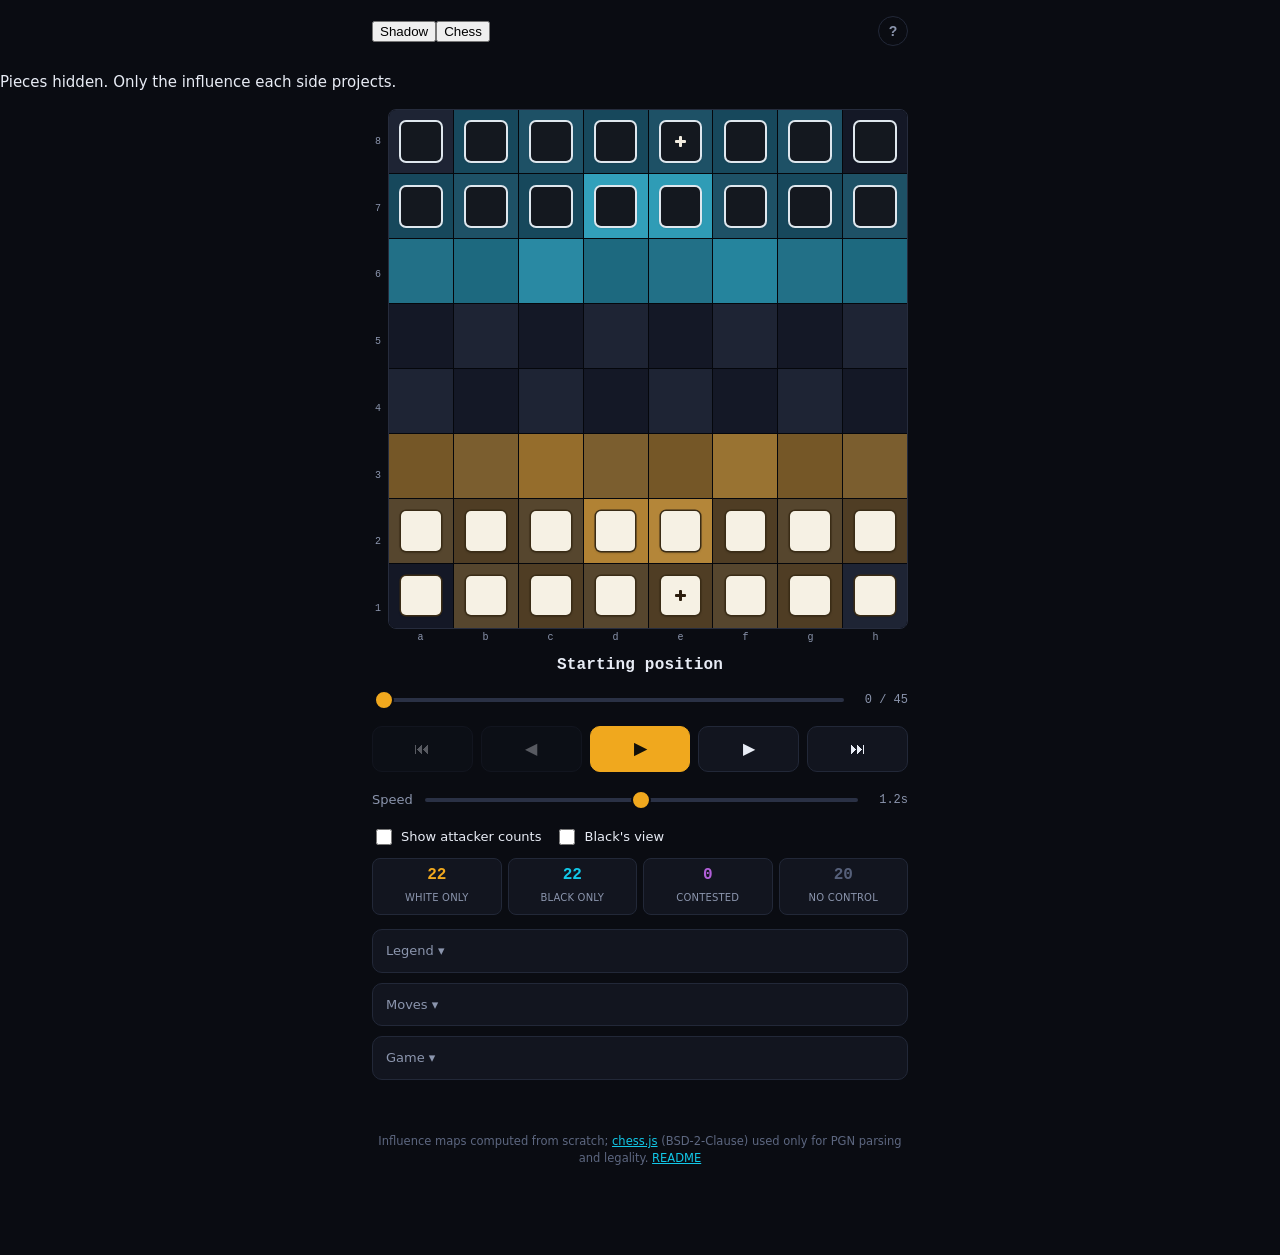
<file: index.html>
<!doctype html>
<html lang="en">
<head>
<meta charset="utf-8">
<meta name="viewport" content="width=device-width, initial-scale=1, viewport-fit=cover">
<meta name="theme-color" content="#0a0c12">
<meta name="description" content="Shadow Chess — a chess visualiser where you never see the pieces, only the influence they cast.">
<title>Shadow Chess</title>
<link rel="stylesheet" href="css/style.css">
<link rel="icon" href="data:image/svg+xml,<svg xmlns='http://www.w3.org/2000/svg' viewBox='0 0 32 32'><rect width='32' height='32' fill='%230a0c12'/><rect x='4' y='4' width='12' height='12' fill='%23f0a81e'/><rect x='16' y='16' width='12' height='12' fill='%2312c8e8'/><rect x='16' y='4' width='12' height='12' fill='%23b15fd8'/></svg>">
</head>
<body>

<header class="topbar">
  <!-- The wordmark IS the control: each half toggles its own layer. -->
  <h1 class="wordmark">
    <button type="button" id="t-shadows" class="word w-shadow" aria-pressed="true"
            aria-label="Shadows: showing the influence map. Activate to hide it."
            title="Show or hide the influence map (S)">Shadow</button><button
            type="button" id="t-pieces" class="word w-chess" aria-pressed="false"
            aria-label="Pieces: hidden. Activate to show them."
            title="Show or hide the pieces (P)">Chess</button>
  </h1>
  <div class="topactions">
    <button type="button" id="about-toggle" class="ghost iconbtn" aria-expanded="false" aria-controls="about" aria-label="What am I looking at?" title="What am I looking at?">?</button>
  </div>
</header>
<p class="statenote" id="statenote" aria-live="polite"></p>

<section id="about" class="about" hidden>
  <p>The pieces are invisible. Every square is tinted by the <strong>influence</strong> falling on it — the squares each side currently attacks or defends.</p>
  <ul>
    <li><strong>Amber</strong> — only White controls it. <strong>Cyan</strong> — only Black.</li>
    <li><strong>Violet</strong> — both sides control it. The violet leans warm when White has more attackers, cool when Black does.</li>
    <li>The more pieces bearing on a square, the <strong>deeper</strong> the colour.</li>
    <li>A square with a piece on it gets a <strong>glowing ring</strong> — white for White's pieces, black for Black's. Which piece it is stays hidden. Tap one to spotlight just that piece's influence in <strong>green</strong>.</li>
    <li>The title is the control. Tap <strong>Shadow</strong> to turn the influence map on and off, and <strong>Chess</strong> to show or hide the pieces. Turn both on to see the position with its shadows laid over it. Keyboard: <kbd>S</kbd> and <kbd>P</kbd>.</li>
  </ul>
  <p class="fine">Pawns control their two forward diagonals only, never the square they push to. Sliding pieces stop at the first piece they meet — no x-ray. Defending your own piece counts as influence. <a href="README.md">Full definition &amp; sources</a>.</p>
</section>

<main>
  <div class="board-wrap">
    <div class="ranks" id="ranks" aria-hidden="true"></div>
    <div class="board-col">
      <div id="board" role="grid" aria-label="Influence map"></div>
      <div class="files" id="files" aria-hidden="true"></div>
    </div>
  </div>

  <p class="movetext" id="movetext" aria-live="polite">Starting position</p>

  <div class="scrub">
    <input type="range" id="scrub" min="0" max="0" value="0" step="1" aria-label="Jump to move">
    <div class="ply" id="plylabel">0 / 0</div>
  </div>

  <div class="controls">
    <button type="button" id="first" class="ctrl" aria-label="First position">⏮</button>
    <button type="button" id="prev" class="ctrl" aria-label="Previous move">◀</button>
    <button type="button" id="play" class="ctrl play" aria-label="Play">▶</button>
    <button type="button" id="next" class="ctrl" aria-label="Next move">▶</button>
    <button type="button" id="last" class="ctrl" aria-label="Final position">⏭</button>
  </div>

  <div class="row speed">
    <label for="speed">Speed</label>
    <input type="range" id="speed" min="0" max="4" step="1" value="2" aria-label="Playback speed">
    <span id="speedlabel" class="mono">1.2s</span>
  </div>

  <div class="row toggles">
    <label class="chk counts-toggle"><input type="checkbox" id="counts"> Show attacker counts</label>
    <label class="chk"><input type="checkbox" id="flip"> Black's view</label>
  </div>

  <div class="stats" id="stats"></div>

  <details class="panel">
    <summary>Legend</summary>
    <div class="legend" id="legend"></div>
  </details>

  <details class="panel">
    <summary>Moves</summary>
    <ol class="moves" id="moves"></ol>
  </details>

  <details class="panel">
    <summary>Game</summary>
    <div class="gameinfo">
      <label class="pick" for="gamepick">Game</label>
      <select id="gamepick"></select>
      <div id="gamemeta"></div>
    </div>
  </details>
</main>

<footer>
  <p>Influence maps computed from scratch; <a href="vendor/chess.js/LICENSE">chess.js</a> (BSD&#8209;2&#8209;Clause) used only for PGN parsing and legality. <a href="README.md">README</a></p>
</footer>

<script type="module" src="js/main.js"></script>
</body>
</html>
</file>
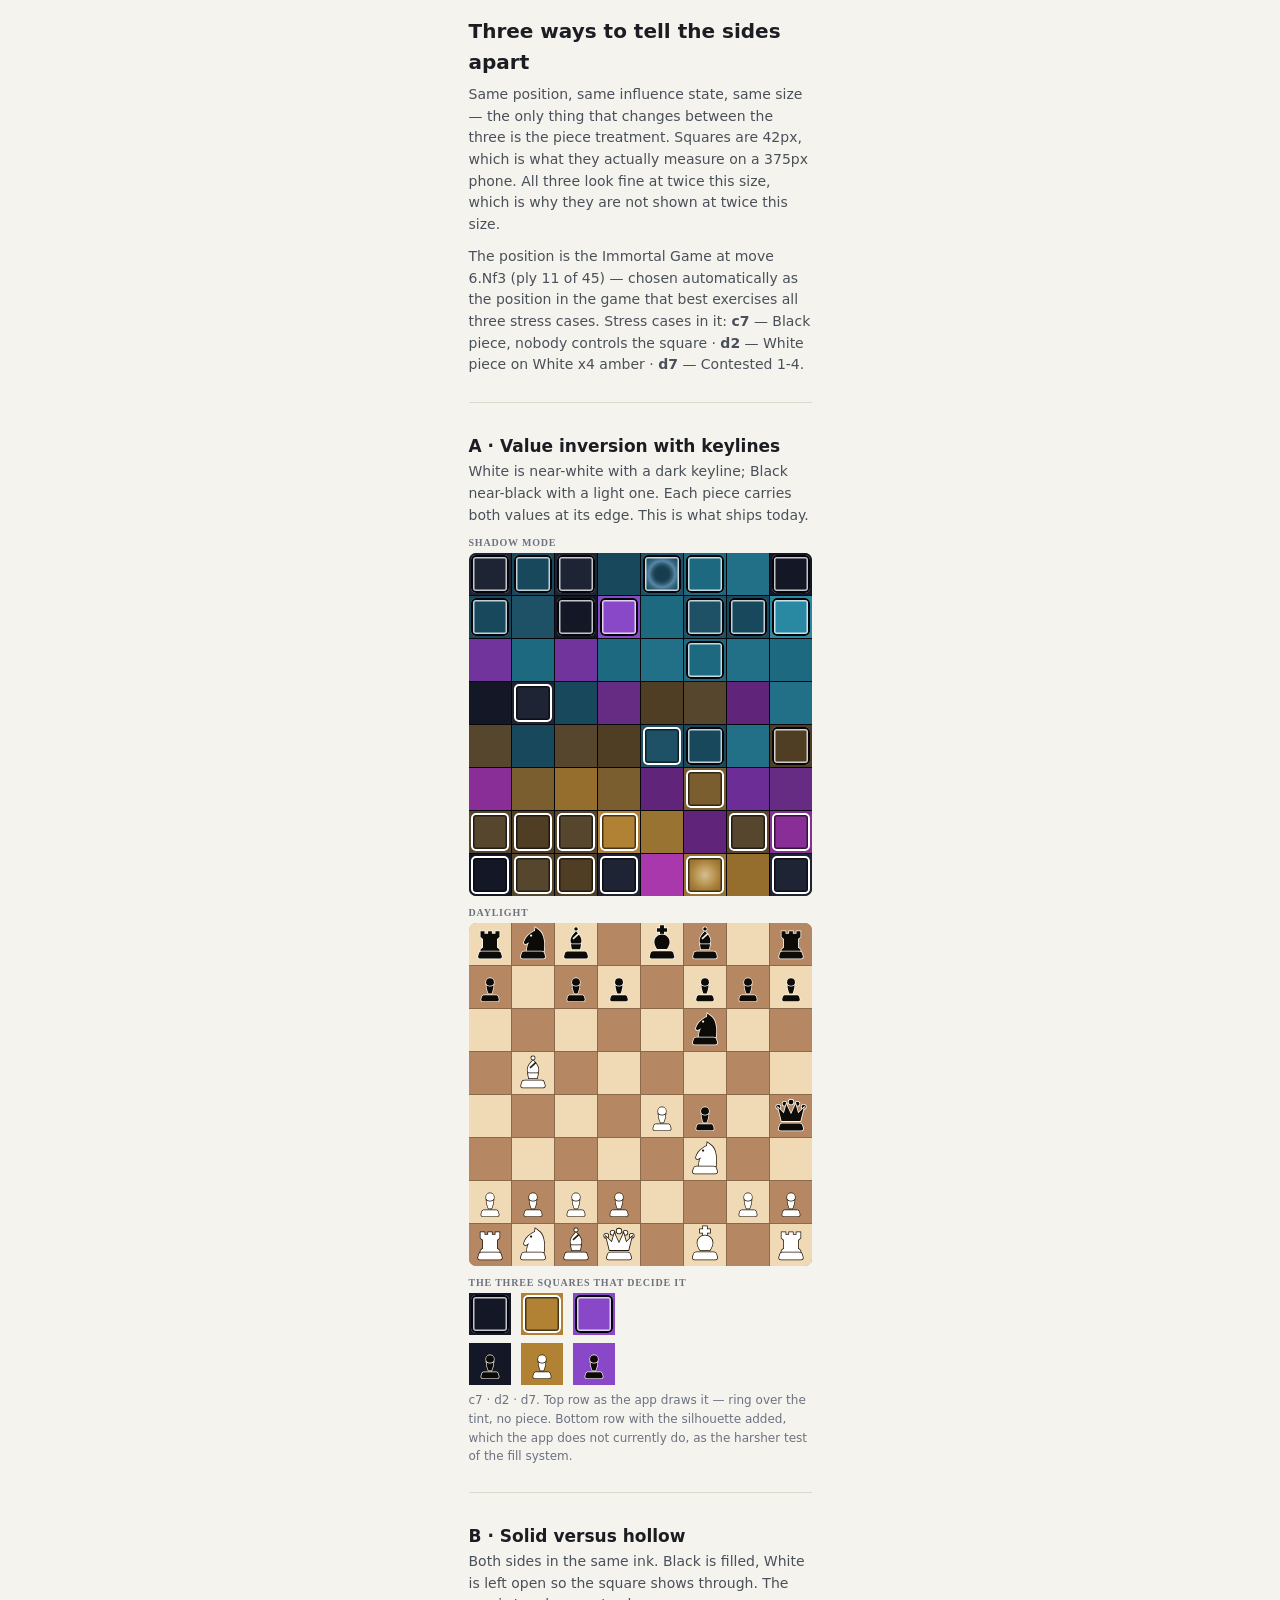
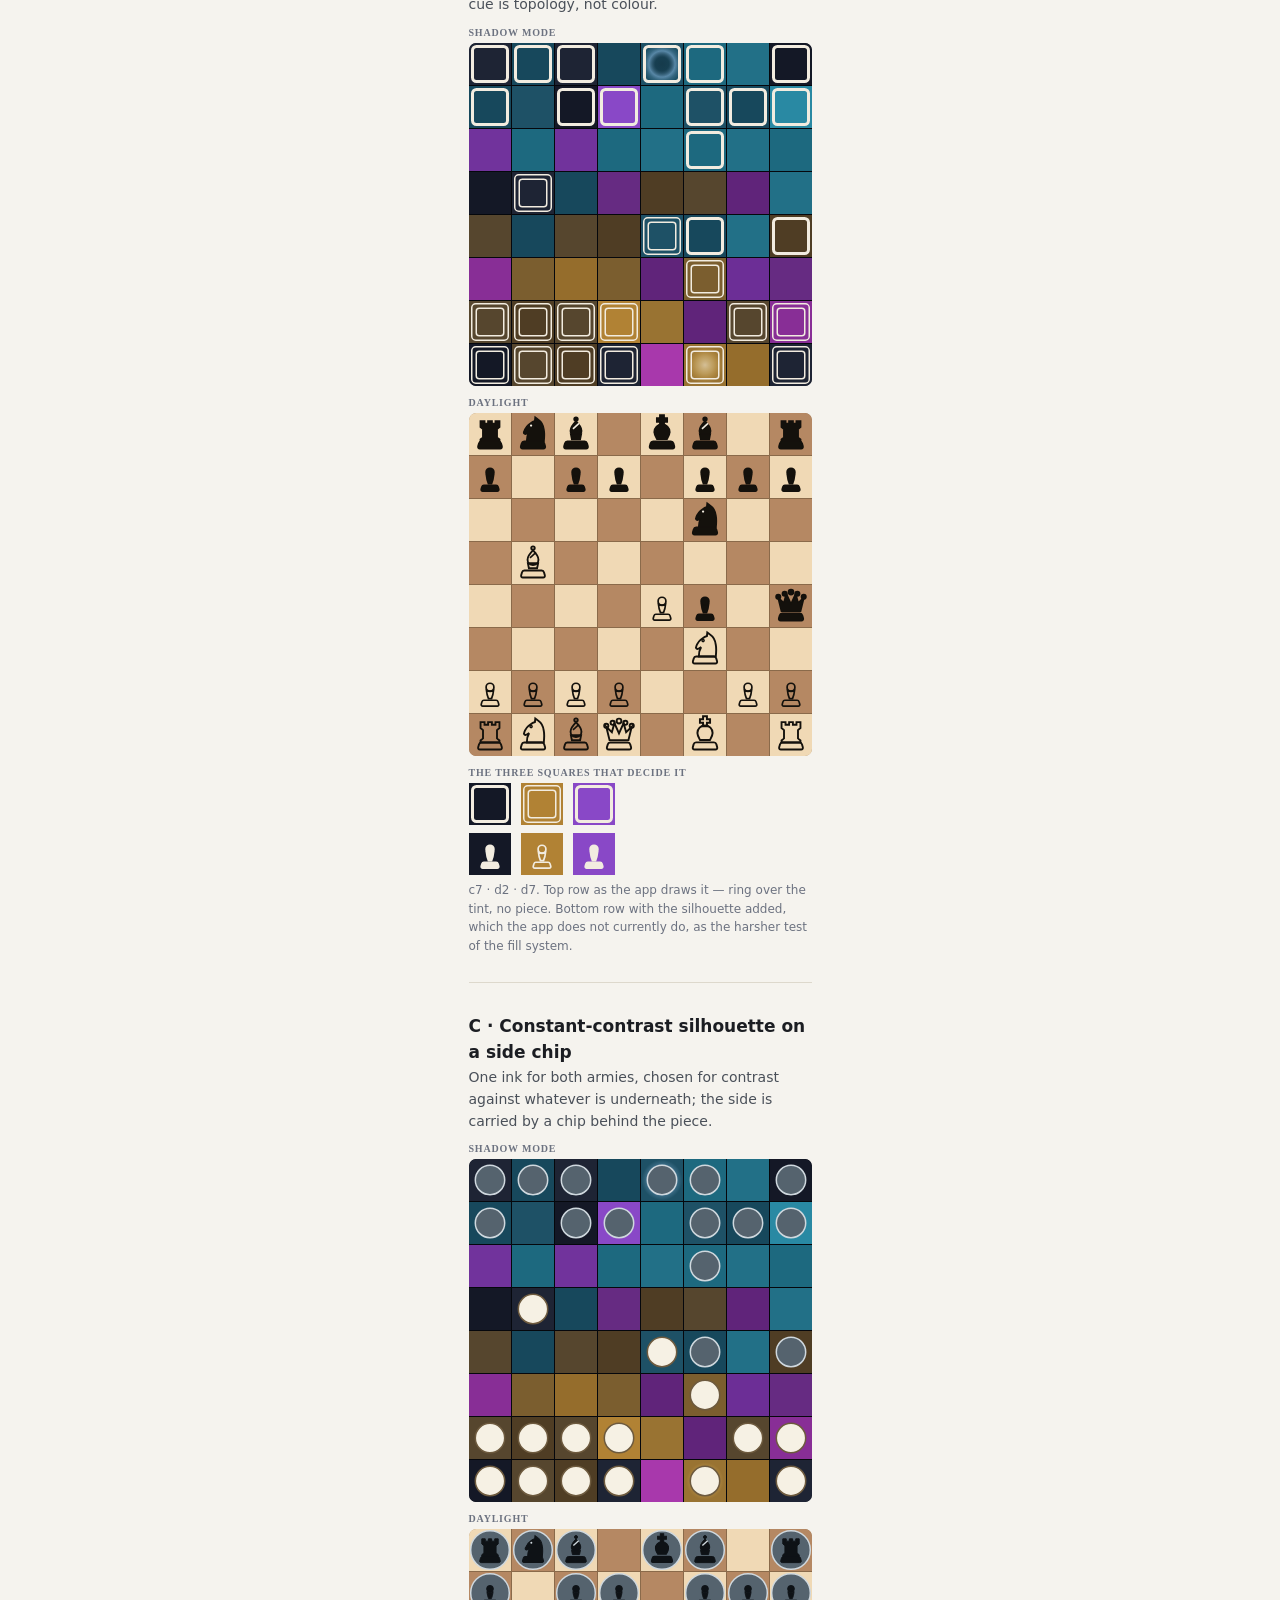
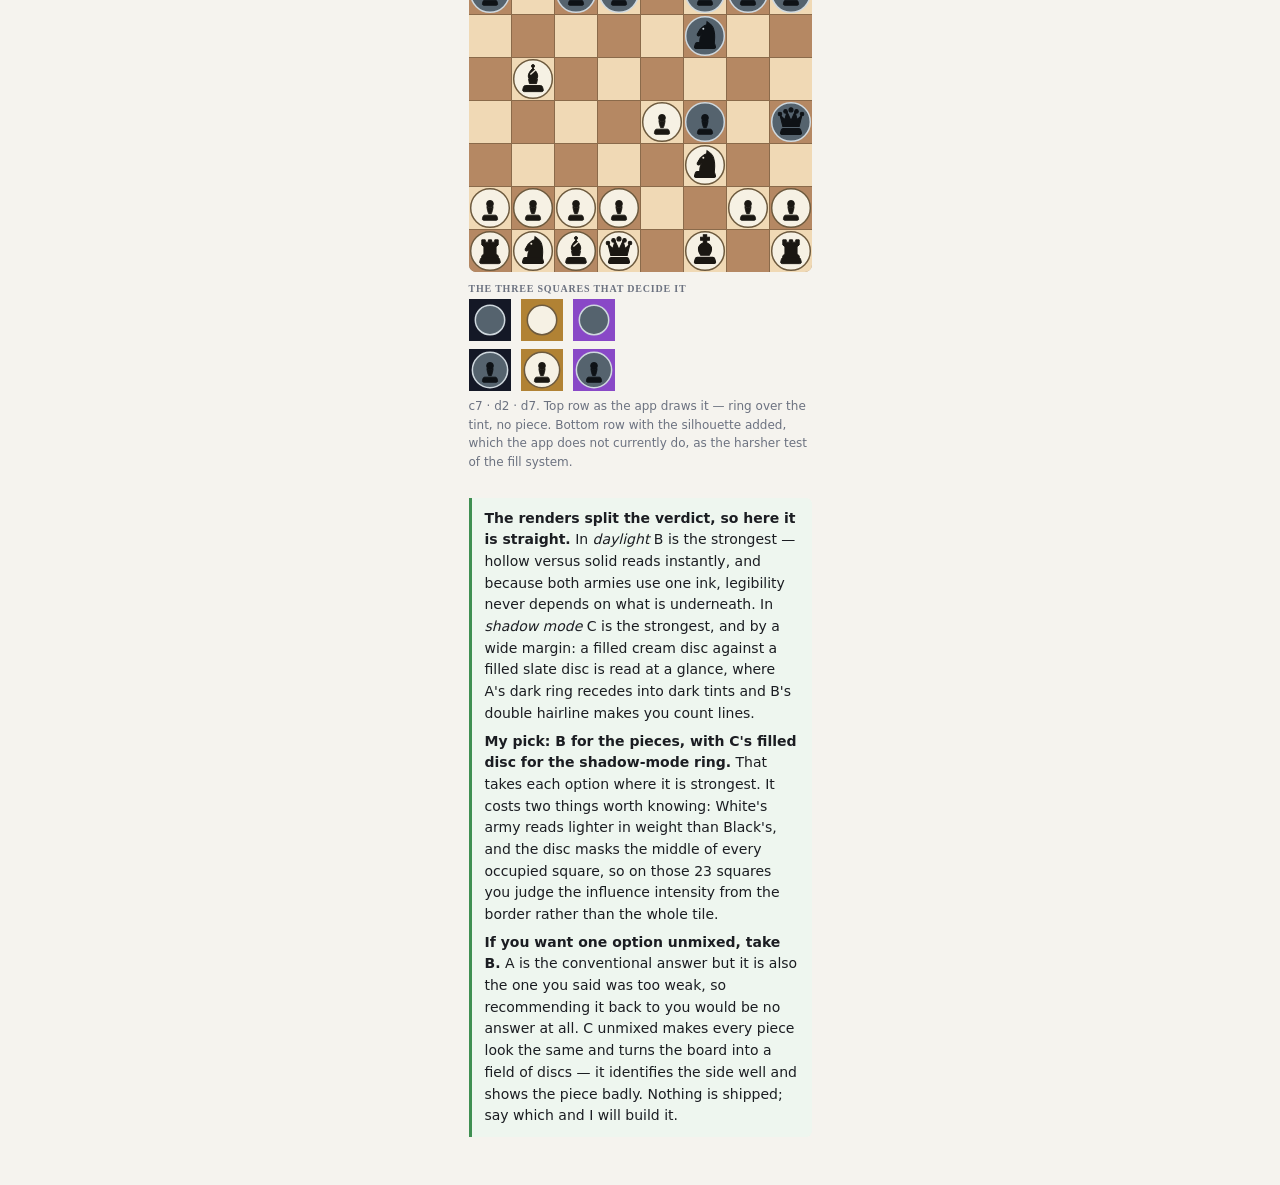
<file: design/compare.html>
<!doctype html>
<html lang="en"><head><meta charset="utf-8">
<meta name="viewport" content="width=device-width, initial-scale=1">
<title>Shadow Chess — A / B / C, stacked</title>
<style>
:root { color-scheme: light; }
* { box-sizing: border-box; }
body { margin: 0; padding: 16px 16px 48px; background: #f5f3ee; color: #1b1d22;
  font: 15px/1.55 ui-sans-serif, -apple-system, system-ui, sans-serif; }
.wrap { max-width: 343px; margin: 0 auto; }
h1 { font-size: 20px; margin: 0 0 6px; }
h2 { font-size: 17px; margin: 30px 0 2px; }
p { margin: 0 0 10px; }
.lede { color: #4a5059; font-size: 14px; }
.mode { font: 600 10px/1 ui-sans-serif; letter-spacing: .08em; text-transform: uppercase;
  color: #6c7280; margin: 12px 0 5px; }
svg { display: block; max-width: 100%; height: auto; border-radius: 7px; }
.stress svg { border-radius: 0; }
.cap { font-size: 12px; color: #6c7280; margin: 6px 0 0; }
.rec { background: #eef6ef; border-left: 3px solid #3f8f52; padding: 10px 13px;
  border-radius: 0 6px 6px 0; font-size: 14px; margin-top: 26px; }
hr { border: 0; border-top: 1px solid #ddd8cc; margin: 26px 0 0; }
</style></head><body><div class="wrap">

<h1>Three ways to tell the sides apart</h1>
<p class="lede">Same position, same influence state, same size — the only thing that changes
between the three is the piece treatment. Squares are 42px, which is what they actually
measure on a 375px phone. All three look fine at twice this size, which is why they are
not shown at twice this size.</p>
<p class="lede">The position is the Immortal Game at move 6.Nf3 (ply 11 of 45) — chosen automatically as the position in the game that best exercises all three stress cases. Stress cases in it:
<strong>c7</strong> — Black piece, nobody controls the square · <strong>d2</strong> — White piece on White x4 amber · <strong>d7</strong> — Contested 1-4.</p>


<hr>
<h2>A · Value inversion with keylines</h2>
<p class="lede">White is near-white with a dark keyline; Black near-black with a light one. Each piece carries both values at its edge. This is what ships today.</p>

<div class="mode">Shadow mode</div>
<svg xmlns="http://www.w3.org/2000/svg" width="343" height="343" viewBox="0 0 343 343"><defs>
<radialGradient id="auraW" cx="50%" cy="50%" r="50%">
  <stop offset="0%" stop-color="#fff6e0" stop-opacity=".58"/>
  <stop offset="34%" stop-color="#ffe8aa" stop-opacity=".34"/>
  <stop offset="54%" stop-color="#ffd678" stop-opacity=".16"/>
  <stop offset="72%" stop-color="#ffd678" stop-opacity="0"/>
</radialGradient>
<radialGradient id="auraB" cx="50%" cy="50%" r="50%">
  <stop offset="0%" stop-color="#02060e" stop-opacity=".30"/>
  <stop offset="26%" stop-color="#02060e" stop-opacity=".24"/>
  <stop offset="50%" stop-color="#a8d2ff" stop-opacity=".42"/>
  <stop offset="63%" stop-color="#a8d2ff" stop-opacity=".16"/>
  <stop offset="78%" stop-color="#a8d2ff" stop-opacity="0"/>
</radialGradient>
</defs><rect width="343" height="343" rx="7" fill="#05070c"/><rect x="0" y="301" width="42" height="42" fill="rgb(20,24,38)"/><rect x="43" y="301" width="42" height="42" fill="rgb(86,70,46)"/><rect x="86" y="301" width="42" height="42" fill="rgb(79,61,36)"/><rect x="129" y="301" width="42" height="42" fill="rgb(30,36,52)"/><rect x="172" y="301" width="42" height="42" fill="rgb(168,56,172)"/><rect x="215" y="301" width="42" height="42" fill="rgb(153,115,50)"/><rect x="258" y="301" width="42" height="42" fill="rgb(149,109,44)"/><rect x="301" y="301" width="42" height="42" fill="rgb(30,36,52)"/><rect x="0" y="258" width="42" height="42" fill="rgb(86,70,46)"/><rect x="43" y="258" width="42" height="42" fill="rgb(79,61,36)"/><rect x="86" y="258" width="42" height="42" fill="rgb(86,70,46)"/><rect x="129" y="258" width="42" height="42" fill="rgb(177,130,52)"/><rect x="172" y="258" width="42" height="42" fill="rgb(153,115,50)"/><rect x="215" y="258" width="42" height="42" fill="rgb(96,36,122)"/><rect x="258" y="258" width="42" height="42" fill="rgb(86,70,46)"/><rect x="301" y="258" width="42" height="42" fill="rgb(136,46,150)"/><rect x="0" y="215" width="42" height="42" fill="rgb(136,46,150)"/><rect x="43" y="215" width="42" height="42" fill="rgb(123,94,47)"/><rect x="86" y="215" width="42" height="42" fill="rgb(149,109,44)"/><rect x="129" y="215" width="42" height="42" fill="rgb(123,94,47)"/><rect x="172" y="215" width="42" height="42" fill="rgb(96,36,122)"/><rect x="215" y="215" width="42" height="42" fill="rgb(123,94,47)"/><rect x="258" y="215" width="42" height="42" fill="rgb(108,46,150)"/><rect x="301" y="215" width="42" height="42" fill="rgb(102,43,130)"/><rect x="0" y="172" width="42" height="42" fill="rgb(86,70,46)"/><rect x="43" y="172" width="42" height="42" fill="rgb(23,72,92)"/><rect x="86" y="172" width="42" height="42" fill="rgb(86,70,46)"/><rect x="129" y="172" width="42" height="42" fill="rgb(79,61,36)"/><rect x="172" y="172" width="42" height="42" fill="rgb(30,81,102)"/><rect x="215" y="172" width="42" height="42" fill="rgb(23,72,92)"/><rect x="258" y="172" width="42" height="42" fill="rgb(34,112,135)"/><rect x="301" y="172" width="42" height="42" fill="rgb(79,61,36)"/><rect x="0" y="129" width="42" height="42" fill="rgb(20,24,38)"/><rect x="43" y="129" width="42" height="42" fill="rgb(30,36,52)"/><rect x="86" y="129" width="42" height="42" fill="rgb(23,72,92)"/><rect x="129" y="129" width="42" height="42" fill="rgb(102,43,130)"/><rect x="172" y="129" width="42" height="42" fill="rgb(79,61,36)"/><rect x="215" y="129" width="42" height="42" fill="rgb(86,70,46)"/><rect x="258" y="129" width="42" height="42" fill="rgb(96,36,122)"/><rect x="301" y="129" width="42" height="42" fill="rgb(34,112,135)"/><rect x="0" y="86" width="42" height="42" fill="rgb(113,51,156)"/><rect x="43" y="86" width="42" height="42" fill="rgb(29,105,127)"/><rect x="86" y="86" width="42" height="42" fill="rgb(113,51,156)"/><rect x="129" y="86" width="42" height="42" fill="rgb(29,105,127)"/><rect x="172" y="86" width="42" height="42" fill="rgb(34,112,135)"/><rect x="215" y="86" width="42" height="42" fill="rgb(29,105,127)"/><rect x="258" y="86" width="42" height="42" fill="rgb(34,112,135)"/><rect x="301" y="86" width="42" height="42" fill="rgb(29,105,127)"/><rect x="0" y="43" width="42" height="42" fill="rgb(23,72,92)"/><rect x="43" y="43" width="42" height="42" fill="rgb(30,81,102)"/><rect x="86" y="43" width="42" height="42" fill="rgb(20,24,38)"/><rect x="129" y="43" width="42" height="42" fill="rgb(137,72,199)"/><rect x="172" y="43" width="42" height="42" fill="rgb(29,105,127)"/><rect x="215" y="43" width="42" height="42" fill="rgb(30,81,102)"/><rect x="258" y="43" width="42" height="42" fill="rgb(23,72,92)"/><rect x="301" y="43" width="42" height="42" fill="rgb(41,137,163)"/><rect x="0" y="0" width="42" height="42" fill="rgb(30,36,52)"/><rect x="43" y="0" width="42" height="42" fill="rgb(23,72,92)"/><rect x="86" y="0" width="42" height="42" fill="rgb(30,36,52)"/><rect x="129" y="0" width="42" height="42" fill="rgb(23,72,92)"/><rect x="172" y="0" width="42" height="42" fill="rgb(30,81,102)"/><rect x="215" y="0" width="42" height="42" fill="rgb(29,105,127)"/><rect x="258" y="0" width="42" height="42" fill="rgb(34,112,135)"/><rect x="301" y="0" width="42" height="42" fill="rgb(20,24,38)"/><circle cx="236.00" cy="322.00" r="26.04" fill="url(#auraW)"/><circle cx="193.00" cy="21.00" r="26.04" fill="url(#auraB)"/><rect x="3.75" y="304.75" width="34.50" height="34.50" rx="3" fill="none" stroke="rgba(0,0,0,.6)" stroke-width="3.5"/><rect x="3.00" y="304.00" width="36.00" height="36.00" rx="4" fill="none" stroke="#ffffff" stroke-width="2"/><rect x="46.75" y="304.75" width="34.50" height="34.50" rx="3" fill="none" stroke="rgba(0,0,0,.6)" stroke-width="3.5"/><rect x="46.00" y="304.00" width="36.00" height="36.00" rx="4" fill="none" stroke="#ffffff" stroke-width="2"/><rect x="89.75" y="304.75" width="34.50" height="34.50" rx="3" fill="none" stroke="rgba(0,0,0,.6)" stroke-width="3.5"/><rect x="89.00" y="304.00" width="36.00" height="36.00" rx="4" fill="none" stroke="#ffffff" stroke-width="2"/><rect x="132.75" y="304.75" width="34.50" height="34.50" rx="3" fill="none" stroke="rgba(0,0,0,.6)" stroke-width="3.5"/><rect x="132.00" y="304.00" width="36.00" height="36.00" rx="4" fill="none" stroke="#ffffff" stroke-width="2"/><rect x="218.75" y="304.75" width="34.50" height="34.50" rx="3" fill="none" stroke="rgba(0,0,0,.6)" stroke-width="3.5"/><rect x="218.00" y="304.00" width="36.00" height="36.00" rx="4" fill="none" stroke="#ffffff" stroke-width="2"/><rect x="304.75" y="304.75" width="34.50" height="34.50" rx="3" fill="none" stroke="rgba(0,0,0,.6)" stroke-width="3.5"/><rect x="304.00" y="304.00" width="36.00" height="36.00" rx="4" fill="none" stroke="#ffffff" stroke-width="2"/><rect x="3.75" y="261.75" width="34.50" height="34.50" rx="3" fill="none" stroke="rgba(0,0,0,.6)" stroke-width="3.5"/><rect x="3.00" y="261.00" width="36.00" height="36.00" rx="4" fill="none" stroke="#ffffff" stroke-width="2"/><rect x="46.75" y="261.75" width="34.50" height="34.50" rx="3" fill="none" stroke="rgba(0,0,0,.6)" stroke-width="3.5"/><rect x="46.00" y="261.00" width="36.00" height="36.00" rx="4" fill="none" stroke="#ffffff" stroke-width="2"/><rect x="89.75" y="261.75" width="34.50" height="34.50" rx="3" fill="none" stroke="rgba(0,0,0,.6)" stroke-width="3.5"/><rect x="89.00" y="261.00" width="36.00" height="36.00" rx="4" fill="none" stroke="#ffffff" stroke-width="2"/><rect x="132.75" y="261.75" width="34.50" height="34.50" rx="3" fill="none" stroke="rgba(0,0,0,.6)" stroke-width="3.5"/><rect x="132.00" y="261.00" width="36.00" height="36.00" rx="4" fill="none" stroke="#ffffff" stroke-width="2"/><rect x="261.75" y="261.75" width="34.50" height="34.50" rx="3" fill="none" stroke="rgba(0,0,0,.6)" stroke-width="3.5"/><rect x="261.00" y="261.00" width="36.00" height="36.00" rx="4" fill="none" stroke="#ffffff" stroke-width="2"/><rect x="304.75" y="261.75" width="34.50" height="34.50" rx="3" fill="none" stroke="rgba(0,0,0,.6)" stroke-width="3.5"/><rect x="304.00" y="261.00" width="36.00" height="36.00" rx="4" fill="none" stroke="#ffffff" stroke-width="2"/><rect x="218.75" y="218.75" width="34.50" height="34.50" rx="3" fill="none" stroke="rgba(0,0,0,.6)" stroke-width="3.5"/><rect x="218.00" y="218.00" width="36.00" height="36.00" rx="4" fill="none" stroke="#ffffff" stroke-width="2"/><rect x="175.75" y="175.75" width="34.50" height="34.50" rx="3" fill="none" stroke="rgba(0,0,0,.6)" stroke-width="3.5"/><rect x="175.00" y="175.00" width="36.00" height="36.00" rx="4" fill="none" stroke="#ffffff" stroke-width="2"/><rect x="218.75" y="175.75" width="34.50" height="34.50" rx="3" fill="none" stroke="rgba(255,255,255,.75)" stroke-width="3.5"/><rect x="218.00" y="175.00" width="36.00" height="36.00" rx="4" fill="none" stroke="#04060b" stroke-width="2"/><rect x="304.75" y="175.75" width="34.50" height="34.50" rx="3" fill="none" stroke="rgba(255,255,255,.75)" stroke-width="3.5"/><rect x="304.00" y="175.00" width="36.00" height="36.00" rx="4" fill="none" stroke="#04060b" stroke-width="2"/><rect x="46.75" y="132.75" width="34.50" height="34.50" rx="3" fill="none" stroke="rgba(0,0,0,.6)" stroke-width="3.5"/><rect x="46.00" y="132.00" width="36.00" height="36.00" rx="4" fill="none" stroke="#ffffff" stroke-width="2"/><rect x="218.75" y="89.75" width="34.50" height="34.50" rx="3" fill="none" stroke="rgba(255,255,255,.75)" stroke-width="3.5"/><rect x="218.00" y="89.00" width="36.00" height="36.00" rx="4" fill="none" stroke="#04060b" stroke-width="2"/><rect x="3.75" y="46.75" width="34.50" height="34.50" rx="3" fill="none" stroke="rgba(255,255,255,.75)" stroke-width="3.5"/><rect x="3.00" y="46.00" width="36.00" height="36.00" rx="4" fill="none" stroke="#04060b" stroke-width="2"/><rect x="89.75" y="46.75" width="34.50" height="34.50" rx="3" fill="none" stroke="rgba(255,255,255,.75)" stroke-width="3.5"/><rect x="89.00" y="46.00" width="36.00" height="36.00" rx="4" fill="none" stroke="#04060b" stroke-width="2"/><rect x="132.75" y="46.75" width="34.50" height="34.50" rx="3" fill="none" stroke="rgba(255,255,255,.75)" stroke-width="3.5"/><rect x="132.00" y="46.00" width="36.00" height="36.00" rx="4" fill="none" stroke="#04060b" stroke-width="2"/><rect x="218.75" y="46.75" width="34.50" height="34.50" rx="3" fill="none" stroke="rgba(255,255,255,.75)" stroke-width="3.5"/><rect x="218.00" y="46.00" width="36.00" height="36.00" rx="4" fill="none" stroke="#04060b" stroke-width="2"/><rect x="261.75" y="46.75" width="34.50" height="34.50" rx="3" fill="none" stroke="rgba(255,255,255,.75)" stroke-width="3.5"/><rect x="261.00" y="46.00" width="36.00" height="36.00" rx="4" fill="none" stroke="#04060b" stroke-width="2"/><rect x="304.75" y="46.75" width="34.50" height="34.50" rx="3" fill="none" stroke="rgba(255,255,255,.75)" stroke-width="3.5"/><rect x="304.00" y="46.00" width="36.00" height="36.00" rx="4" fill="none" stroke="#04060b" stroke-width="2"/><rect x="3.75" y="3.75" width="34.50" height="34.50" rx="3" fill="none" stroke="rgba(255,255,255,.75)" stroke-width="3.5"/><rect x="3.00" y="3.00" width="36.00" height="36.00" rx="4" fill="none" stroke="#04060b" stroke-width="2"/><rect x="46.75" y="3.75" width="34.50" height="34.50" rx="3" fill="none" stroke="rgba(255,255,255,.75)" stroke-width="3.5"/><rect x="46.00" y="3.00" width="36.00" height="36.00" rx="4" fill="none" stroke="#04060b" stroke-width="2"/><rect x="89.75" y="3.75" width="34.50" height="34.50" rx="3" fill="none" stroke="rgba(255,255,255,.75)" stroke-width="3.5"/><rect x="89.00" y="3.00" width="36.00" height="36.00" rx="4" fill="none" stroke="#04060b" stroke-width="2"/><rect x="175.75" y="3.75" width="34.50" height="34.50" rx="3" fill="none" stroke="rgba(255,255,255,.75)" stroke-width="3.5"/><rect x="175.00" y="3.00" width="36.00" height="36.00" rx="4" fill="none" stroke="#04060b" stroke-width="2"/><rect x="218.75" y="3.75" width="34.50" height="34.50" rx="3" fill="none" stroke="rgba(255,255,255,.75)" stroke-width="3.5"/><rect x="218.00" y="3.00" width="36.00" height="36.00" rx="4" fill="none" stroke="#04060b" stroke-width="2"/><rect x="304.75" y="3.75" width="34.50" height="34.50" rx="3" fill="none" stroke="rgba(255,255,255,.75)" stroke-width="3.5"/><rect x="304.00" y="3.00" width="36.00" height="36.00" rx="4" fill="none" stroke="#04060b" stroke-width="2"/></svg>

<div class="mode">Daylight</div>
<svg xmlns="http://www.w3.org/2000/svg" width="343" height="343" viewBox="0 0 343 343"><defs>
<radialGradient id="auraW" cx="50%" cy="50%" r="50%">
  <stop offset="0%" stop-color="#fff6e0" stop-opacity=".58"/>
  <stop offset="34%" stop-color="#ffe8aa" stop-opacity=".34"/>
  <stop offset="54%" stop-color="#ffd678" stop-opacity=".16"/>
  <stop offset="72%" stop-color="#ffd678" stop-opacity="0"/>
</radialGradient>
<radialGradient id="auraB" cx="50%" cy="50%" r="50%">
  <stop offset="0%" stop-color="#02060e" stop-opacity=".30"/>
  <stop offset="26%" stop-color="#02060e" stop-opacity=".24"/>
  <stop offset="50%" stop-color="#a8d2ff" stop-opacity=".42"/>
  <stop offset="63%" stop-color="#a8d2ff" stop-opacity=".16"/>
  <stop offset="78%" stop-color="#a8d2ff" stop-opacity="0"/>
</radialGradient>
</defs><rect width="343" height="343" rx="7" fill="#8a6a4a"/><rect x="0" y="301" width="42" height="42" fill="rgb(181,136,99)"/><rect x="43" y="301" width="42" height="42" fill="rgb(240,217,181)"/><rect x="86" y="301" width="42" height="42" fill="rgb(181,136,99)"/><rect x="129" y="301" width="42" height="42" fill="rgb(240,217,181)"/><rect x="172" y="301" width="42" height="42" fill="rgb(181,136,99)"/><rect x="215" y="301" width="42" height="42" fill="rgb(240,217,181)"/><rect x="258" y="301" width="42" height="42" fill="rgb(181,136,99)"/><rect x="301" y="301" width="42" height="42" fill="rgb(240,217,181)"/><rect x="0" y="258" width="42" height="42" fill="rgb(240,217,181)"/><rect x="43" y="258" width="42" height="42" fill="rgb(181,136,99)"/><rect x="86" y="258" width="42" height="42" fill="rgb(240,217,181)"/><rect x="129" y="258" width="42" height="42" fill="rgb(181,136,99)"/><rect x="172" y="258" width="42" height="42" fill="rgb(240,217,181)"/><rect x="215" y="258" width="42" height="42" fill="rgb(181,136,99)"/><rect x="258" y="258" width="42" height="42" fill="rgb(240,217,181)"/><rect x="301" y="258" width="42" height="42" fill="rgb(181,136,99)"/><rect x="0" y="215" width="42" height="42" fill="rgb(181,136,99)"/><rect x="43" y="215" width="42" height="42" fill="rgb(240,217,181)"/><rect x="86" y="215" width="42" height="42" fill="rgb(181,136,99)"/><rect x="129" y="215" width="42" height="42" fill="rgb(240,217,181)"/><rect x="172" y="215" width="42" height="42" fill="rgb(181,136,99)"/><rect x="215" y="215" width="42" height="42" fill="rgb(240,217,181)"/><rect x="258" y="215" width="42" height="42" fill="rgb(181,136,99)"/><rect x="301" y="215" width="42" height="42" fill="rgb(240,217,181)"/><rect x="0" y="172" width="42" height="42" fill="rgb(240,217,181)"/><rect x="43" y="172" width="42" height="42" fill="rgb(181,136,99)"/><rect x="86" y="172" width="42" height="42" fill="rgb(240,217,181)"/><rect x="129" y="172" width="42" height="42" fill="rgb(181,136,99)"/><rect x="172" y="172" width="42" height="42" fill="rgb(240,217,181)"/><rect x="215" y="172" width="42" height="42" fill="rgb(181,136,99)"/><rect x="258" y="172" width="42" height="42" fill="rgb(240,217,181)"/><rect x="301" y="172" width="42" height="42" fill="rgb(181,136,99)"/><rect x="0" y="129" width="42" height="42" fill="rgb(181,136,99)"/><rect x="43" y="129" width="42" height="42" fill="rgb(240,217,181)"/><rect x="86" y="129" width="42" height="42" fill="rgb(181,136,99)"/><rect x="129" y="129" width="42" height="42" fill="rgb(240,217,181)"/><rect x="172" y="129" width="42" height="42" fill="rgb(181,136,99)"/><rect x="215" y="129" width="42" height="42" fill="rgb(240,217,181)"/><rect x="258" y="129" width="42" height="42" fill="rgb(181,136,99)"/><rect x="301" y="129" width="42" height="42" fill="rgb(240,217,181)"/><rect x="0" y="86" width="42" height="42" fill="rgb(240,217,181)"/><rect x="43" y="86" width="42" height="42" fill="rgb(181,136,99)"/><rect x="86" y="86" width="42" height="42" fill="rgb(240,217,181)"/><rect x="129" y="86" width="42" height="42" fill="rgb(181,136,99)"/><rect x="172" y="86" width="42" height="42" fill="rgb(240,217,181)"/><rect x="215" y="86" width="42" height="42" fill="rgb(181,136,99)"/><rect x="258" y="86" width="42" height="42" fill="rgb(240,217,181)"/><rect x="301" y="86" width="42" height="42" fill="rgb(181,136,99)"/><rect x="0" y="43" width="42" height="42" fill="rgb(181,136,99)"/><rect x="43" y="43" width="42" height="42" fill="rgb(240,217,181)"/><rect x="86" y="43" width="42" height="42" fill="rgb(181,136,99)"/><rect x="129" y="43" width="42" height="42" fill="rgb(240,217,181)"/><rect x="172" y="43" width="42" height="42" fill="rgb(181,136,99)"/><rect x="215" y="43" width="42" height="42" fill="rgb(240,217,181)"/><rect x="258" y="43" width="42" height="42" fill="rgb(181,136,99)"/><rect x="301" y="43" width="42" height="42" fill="rgb(240,217,181)"/><rect x="0" y="0" width="42" height="42" fill="rgb(240,217,181)"/><rect x="43" y="0" width="42" height="42" fill="rgb(181,136,99)"/><rect x="86" y="0" width="42" height="42" fill="rgb(240,217,181)"/><rect x="129" y="0" width="42" height="42" fill="rgb(181,136,99)"/><rect x="172" y="0" width="42" height="42" fill="rgb(240,217,181)"/><rect x="215" y="0" width="42" height="42" fill="rgb(181,136,99)"/><rect x="258" y="0" width="42" height="42" fill="rgb(240,217,181)"/><rect x="301" y="0" width="42" height="42" fill="rgb(181,136,99)"/><g paint-order="stroke" fill="#ffffff" stroke="#23180a" stroke-width="4"><g transform="translate(2.10 303.10) scale(0.3780)"><g transform="translate(50 88) scale(1) translate(-50 -88)">
    <path d="M25 16h10.5v7h9.5v-7h10v7h9.5v-7H75v15.5l-6.5 5.5v22l6.5 5.5V70H25v-5.5l6.5-5.5v-22L25 31.5z"/>
    <path d="M27 70h46c3.2 0 5.4 2.1 6.2 5.1l2.1 7.6c.9 3.2-1.1 5.8-4.4 5.8H23.1c-3.3 0-5.3-2.6-4.4-5.8l2.1-7.6c.8-3 3-5.1 6.2-5.1z"/></g></g></g><g paint-order="stroke" fill="#ffffff" stroke="#23180a" stroke-width="4"><g transform="translate(45.10 303.10) scale(0.3780)"><g transform="translate(50 88) scale(1.02) translate(-50 -88)">
    <path d="M34 70c0-11 2-18 6-24l-7 4c-4 2-8-1-6-5 3-9 9-17 17-22 4-3 8-5 11-6l1-9 7 5c9 6 14 16 15 27 2 10 1 20 0 30z"/>
    <circle fill="#23180a" stroke="none" cx="45" cy="29" r="3"/>
    <path d="M27 70h46c3.2 0 5.4 2.1 6.2 5.1l2.1 7.6c.9 3.2-1.1 5.8-4.4 5.8H23.1c-3.3 0-5.3-2.6-4.4-5.8l2.1-7.6c.8-3 3-5.1 6.2-5.1z"/></g></g></g><g paint-order="stroke" fill="#ffffff" stroke="#23180a" stroke-width="4"><g transform="translate(88.10 303.10) scale(0.3780)"><g transform="translate(50 88) scale(1) translate(-50 -88)">
    <circle cx="50" cy="10.5" r="4.6"/>
    <path d="M50 16.5c8.6 8.4 14.4 16.8 14.4 24.6 0 8.2-6.4 14.2-14.4 14.2s-14.4-6-14.4-14.2c0-7.8 5.8-16.2 14.4-24.6z"/>
    <path fill="none" stroke="#23180a" stroke-width="4.2" d="M42 36.5L58 22"/>
    <path d="M36.5 50.5h27L60.8 64H39.2z"/>
    <path d="M27 70h46c3.2 0 5.4 2.1 6.2 5.1l2.1 7.6c.9 3.2-1.1 5.8-4.4 5.8H23.1c-3.3 0-5.3-2.6-4.4-5.8l2.1-7.6c.8-3 3-5.1 6.2-5.1z"/></g></g></g><g paint-order="stroke" fill="#ffffff" stroke="#23180a" stroke-width="4"><g transform="translate(131.10 303.10) scale(0.3780)"><g transform="translate(50 88) scale(1.02) translate(-50 -88)">
    <circle cx="17" cy="27" r="5.4"/>
    <circle cx="33.5" cy="19" r="5.4"/>
    <circle cx="50" cy="14.5" r="6.2"/>
    <circle cx="66.5" cy="19" r="5.4"/>
    <circle cx="83" cy="27" r="5.4"/>
    <path d="M17 29.5l8.5 34.5h49L83 29.5 68.5 43.5 62 20 50 46.5 38 20l-6.5 23.5z"/>
    <path d="M27 70h46c3.2 0 5.4 2.1 6.2 5.1l2.1 7.6c.9 3.2-1.1 5.8-4.4 5.8H23.1c-3.3 0-5.3-2.6-4.4-5.8l2.1-7.6c.8-3 3-5.1 6.2-5.1z"/></g></g></g><g paint-order="stroke" fill="#ffffff" stroke="#23180a" stroke-width="4"><g transform="translate(217.10 303.10) scale(0.3780)"><g transform="translate(50 88) scale(1.03) translate(-50 -88)">
    <path d="M45 3h10v7.5h8v9h-8V29H45v-9.5h-8v-9h8z"/>
    <path d="M50 26.5c-11 0-19.5 8.6-19.5 19.2 0 7 3.6 12.4 6.8 18.3h25.4c3.2-5.9 6.8-11.3 6.8-18.3 0-10.6-8.5-19.2-19.5-19.2z"/>
    <path d="M27 70h46c3.2 0 5.4 2.1 6.2 5.1l2.1 7.6c.9 3.2-1.1 5.8-4.4 5.8H23.1c-3.3 0-5.3-2.6-4.4-5.8l2.1-7.6c.8-3 3-5.1 6.2-5.1z"/></g></g></g><g paint-order="stroke" fill="#ffffff" stroke="#23180a" stroke-width="4"><g transform="translate(303.10 303.10) scale(0.3780)"><g transform="translate(50 88) scale(1) translate(-50 -88)">
    <path d="M25 16h10.5v7h9.5v-7h10v7h9.5v-7H75v15.5l-6.5 5.5v22l6.5 5.5V70H25v-5.5l6.5-5.5v-22L25 31.5z"/>
    <path d="M27 70h46c3.2 0 5.4 2.1 6.2 5.1l2.1 7.6c.9 3.2-1.1 5.8-4.4 5.8H23.1c-3.3 0-5.3-2.6-4.4-5.8l2.1-7.6c.8-3 3-5.1 6.2-5.1z"/></g></g></g><g paint-order="stroke" fill="#ffffff" stroke="#23180a" stroke-width="4"><g transform="translate(2.10 260.10) scale(0.3780)"><g transform="translate(50 88) scale(0.9) translate(-50 -88)">
    <circle cx="50" cy="31.5" r="11.5"/>
    <path d="M39.5 40.5c6.4 4.6 14.6 4.6 21 0-.9 10.4-3.6 19-6 24.5h-9c-2.4-5.5-5.1-14.1-6-24.5z"/>
    <path d="M32 70h36c3 0 5 2 5.8 4.8l1.9 7c.9 3.1-1 5.7-4.2 5.7H28.5c-3.2 0-5.1-2.6-4.2-5.7l1.9-7c.8-2.8 2.8-4.8 5.8-4.8z"/></g></g></g><g paint-order="stroke" fill="#ffffff" stroke="#23180a" stroke-width="4"><g transform="translate(45.10 260.10) scale(0.3780)"><g transform="translate(50 88) scale(0.9) translate(-50 -88)">
    <circle cx="50" cy="31.5" r="11.5"/>
    <path d="M39.5 40.5c6.4 4.6 14.6 4.6 21 0-.9 10.4-3.6 19-6 24.5h-9c-2.4-5.5-5.1-14.1-6-24.5z"/>
    <path d="M32 70h36c3 0 5 2 5.8 4.8l1.9 7c.9 3.1-1 5.7-4.2 5.7H28.5c-3.2 0-5.1-2.6-4.2-5.7l1.9-7c.8-2.8 2.8-4.8 5.8-4.8z"/></g></g></g><g paint-order="stroke" fill="#ffffff" stroke="#23180a" stroke-width="4"><g transform="translate(88.10 260.10) scale(0.3780)"><g transform="translate(50 88) scale(0.9) translate(-50 -88)">
    <circle cx="50" cy="31.5" r="11.5"/>
    <path d="M39.5 40.5c6.4 4.6 14.6 4.6 21 0-.9 10.4-3.6 19-6 24.5h-9c-2.4-5.5-5.1-14.1-6-24.5z"/>
    <path d="M32 70h36c3 0 5 2 5.8 4.8l1.9 7c.9 3.1-1 5.7-4.2 5.7H28.5c-3.2 0-5.1-2.6-4.2-5.7l1.9-7c.8-2.8 2.8-4.8 5.8-4.8z"/></g></g></g><g paint-order="stroke" fill="#ffffff" stroke="#23180a" stroke-width="4"><g transform="translate(131.10 260.10) scale(0.3780)"><g transform="translate(50 88) scale(0.9) translate(-50 -88)">
    <circle cx="50" cy="31.5" r="11.5"/>
    <path d="M39.5 40.5c6.4 4.6 14.6 4.6 21 0-.9 10.4-3.6 19-6 24.5h-9c-2.4-5.5-5.1-14.1-6-24.5z"/>
    <path d="M32 70h36c3 0 5 2 5.8 4.8l1.9 7c.9 3.1-1 5.7-4.2 5.7H28.5c-3.2 0-5.1-2.6-4.2-5.7l1.9-7c.8-2.8 2.8-4.8 5.8-4.8z"/></g></g></g><g paint-order="stroke" fill="#ffffff" stroke="#23180a" stroke-width="4"><g transform="translate(260.10 260.10) scale(0.3780)"><g transform="translate(50 88) scale(0.9) translate(-50 -88)">
    <circle cx="50" cy="31.5" r="11.5"/>
    <path d="M39.5 40.5c6.4 4.6 14.6 4.6 21 0-.9 10.4-3.6 19-6 24.5h-9c-2.4-5.5-5.1-14.1-6-24.5z"/>
    <path d="M32 70h36c3 0 5 2 5.8 4.8l1.9 7c.9 3.1-1 5.7-4.2 5.7H28.5c-3.2 0-5.1-2.6-4.2-5.7l1.9-7c.8-2.8 2.8-4.8 5.8-4.8z"/></g></g></g><g paint-order="stroke" fill="#ffffff" stroke="#23180a" stroke-width="4"><g transform="translate(303.10 260.10) scale(0.3780)"><g transform="translate(50 88) scale(0.9) translate(-50 -88)">
    <circle cx="50" cy="31.5" r="11.5"/>
    <path d="M39.5 40.5c6.4 4.6 14.6 4.6 21 0-.9 10.4-3.6 19-6 24.5h-9c-2.4-5.5-5.1-14.1-6-24.5z"/>
    <path d="M32 70h36c3 0 5 2 5.8 4.8l1.9 7c.9 3.1-1 5.7-4.2 5.7H28.5c-3.2 0-5.1-2.6-4.2-5.7l1.9-7c.8-2.8 2.8-4.8 5.8-4.8z"/></g></g></g><g paint-order="stroke" fill="#ffffff" stroke="#23180a" stroke-width="4"><g transform="translate(217.10 217.10) scale(0.3780)"><g transform="translate(50 88) scale(1.02) translate(-50 -88)">
    <path d="M34 70c0-11 2-18 6-24l-7 4c-4 2-8-1-6-5 3-9 9-17 17-22 4-3 8-5 11-6l1-9 7 5c9 6 14 16 15 27 2 10 1 20 0 30z"/>
    <circle fill="#23180a" stroke="none" cx="45" cy="29" r="3"/>
    <path d="M27 70h46c3.2 0 5.4 2.1 6.2 5.1l2.1 7.6c.9 3.2-1.1 5.8-4.4 5.8H23.1c-3.3 0-5.3-2.6-4.4-5.8l2.1-7.6c.8-3 3-5.1 6.2-5.1z"/></g></g></g><g paint-order="stroke" fill="#ffffff" stroke="#23180a" stroke-width="4"><g transform="translate(174.10 174.10) scale(0.3780)"><g transform="translate(50 88) scale(0.9) translate(-50 -88)">
    <circle cx="50" cy="31.5" r="11.5"/>
    <path d="M39.5 40.5c6.4 4.6 14.6 4.6 21 0-.9 10.4-3.6 19-6 24.5h-9c-2.4-5.5-5.1-14.1-6-24.5z"/>
    <path d="M32 70h36c3 0 5 2 5.8 4.8l1.9 7c.9 3.1-1 5.7-4.2 5.7H28.5c-3.2 0-5.1-2.6-4.2-5.7l1.9-7c.8-2.8 2.8-4.8 5.8-4.8z"/></g></g></g><g paint-order="stroke" fill="#0d0b08" stroke="#fbf7ee" stroke-width="4"><g transform="translate(217.10 174.10) scale(0.3780)"><g transform="translate(50 88) scale(0.9) translate(-50 -88)">
    <circle cx="50" cy="31.5" r="11.5"/>
    <path d="M39.5 40.5c6.4 4.6 14.6 4.6 21 0-.9 10.4-3.6 19-6 24.5h-9c-2.4-5.5-5.1-14.1-6-24.5z"/>
    <path d="M32 70h36c3 0 5 2 5.8 4.8l1.9 7c.9 3.1-1 5.7-4.2 5.7H28.5c-3.2 0-5.1-2.6-4.2-5.7l1.9-7c.8-2.8 2.8-4.8 5.8-4.8z"/></g></g></g><g paint-order="stroke" fill="#0d0b08" stroke="#fbf7ee" stroke-width="4"><g transform="translate(303.10 174.10) scale(0.3780)"><g transform="translate(50 88) scale(1.02) translate(-50 -88)">
    <circle cx="17" cy="27" r="5.4"/>
    <circle cx="33.5" cy="19" r="5.4"/>
    <circle cx="50" cy="14.5" r="6.2"/>
    <circle cx="66.5" cy="19" r="5.4"/>
    <circle cx="83" cy="27" r="5.4"/>
    <path d="M17 29.5l8.5 34.5h49L83 29.5 68.5 43.5 62 20 50 46.5 38 20l-6.5 23.5z"/>
    <path d="M27 70h46c3.2 0 5.4 2.1 6.2 5.1l2.1 7.6c.9 3.2-1.1 5.8-4.4 5.8H23.1c-3.3 0-5.3-2.6-4.4-5.8l2.1-7.6c.8-3 3-5.1 6.2-5.1z"/></g></g></g><g paint-order="stroke" fill="#ffffff" stroke="#23180a" stroke-width="4"><g transform="translate(45.10 131.10) scale(0.3780)"><g transform="translate(50 88) scale(1) translate(-50 -88)">
    <circle cx="50" cy="10.5" r="4.6"/>
    <path d="M50 16.5c8.6 8.4 14.4 16.8 14.4 24.6 0 8.2-6.4 14.2-14.4 14.2s-14.4-6-14.4-14.2c0-7.8 5.8-16.2 14.4-24.6z"/>
    <path fill="none" stroke="#23180a" stroke-width="4.2" d="M42 36.5L58 22"/>
    <path d="M36.5 50.5h27L60.8 64H39.2z"/>
    <path d="M27 70h46c3.2 0 5.4 2.1 6.2 5.1l2.1 7.6c.9 3.2-1.1 5.8-4.4 5.8H23.1c-3.3 0-5.3-2.6-4.4-5.8l2.1-7.6c.8-3 3-5.1 6.2-5.1z"/></g></g></g><g paint-order="stroke" fill="#0d0b08" stroke="#fbf7ee" stroke-width="4"><g transform="translate(217.10 88.10) scale(0.3780)"><g transform="translate(50 88) scale(1.02) translate(-50 -88)">
    <path d="M34 70c0-11 2-18 6-24l-7 4c-4 2-8-1-6-5 3-9 9-17 17-22 4-3 8-5 11-6l1-9 7 5c9 6 14 16 15 27 2 10 1 20 0 30z"/>
    <circle fill="#fbf7ee" stroke="none" cx="45" cy="29" r="3"/>
    <path d="M27 70h46c3.2 0 5.4 2.1 6.2 5.1l2.1 7.6c.9 3.2-1.1 5.8-4.4 5.8H23.1c-3.3 0-5.3-2.6-4.4-5.8l2.1-7.6c.8-3 3-5.1 6.2-5.1z"/></g></g></g><g paint-order="stroke" fill="#0d0b08" stroke="#fbf7ee" stroke-width="4"><g transform="translate(2.10 45.10) scale(0.3780)"><g transform="translate(50 88) scale(0.9) translate(-50 -88)">
    <circle cx="50" cy="31.5" r="11.5"/>
    <path d="M39.5 40.5c6.4 4.6 14.6 4.6 21 0-.9 10.4-3.6 19-6 24.5h-9c-2.4-5.5-5.1-14.1-6-24.5z"/>
    <path d="M32 70h36c3 0 5 2 5.8 4.8l1.9 7c.9 3.1-1 5.7-4.2 5.7H28.5c-3.2 0-5.1-2.6-4.2-5.7l1.9-7c.8-2.8 2.8-4.8 5.8-4.8z"/></g></g></g><g paint-order="stroke" fill="#0d0b08" stroke="#fbf7ee" stroke-width="4"><g transform="translate(88.10 45.10) scale(0.3780)"><g transform="translate(50 88) scale(0.9) translate(-50 -88)">
    <circle cx="50" cy="31.5" r="11.5"/>
    <path d="M39.5 40.5c6.4 4.6 14.6 4.6 21 0-.9 10.4-3.6 19-6 24.5h-9c-2.4-5.5-5.1-14.1-6-24.5z"/>
    <path d="M32 70h36c3 0 5 2 5.8 4.8l1.9 7c.9 3.1-1 5.7-4.2 5.7H28.5c-3.2 0-5.1-2.6-4.2-5.7l1.9-7c.8-2.8 2.8-4.8 5.8-4.8z"/></g></g></g><g paint-order="stroke" fill="#0d0b08" stroke="#fbf7ee" stroke-width="4"><g transform="translate(131.10 45.10) scale(0.3780)"><g transform="translate(50 88) scale(0.9) translate(-50 -88)">
    <circle cx="50" cy="31.5" r="11.5"/>
    <path d="M39.5 40.5c6.4 4.6 14.6 4.6 21 0-.9 10.4-3.6 19-6 24.5h-9c-2.4-5.5-5.1-14.1-6-24.5z"/>
    <path d="M32 70h36c3 0 5 2 5.8 4.8l1.9 7c.9 3.1-1 5.7-4.2 5.7H28.5c-3.2 0-5.1-2.6-4.2-5.7l1.9-7c.8-2.8 2.8-4.8 5.8-4.8z"/></g></g></g><g paint-order="stroke" fill="#0d0b08" stroke="#fbf7ee" stroke-width="4"><g transform="translate(217.10 45.10) scale(0.3780)"><g transform="translate(50 88) scale(0.9) translate(-50 -88)">
    <circle cx="50" cy="31.5" r="11.5"/>
    <path d="M39.5 40.5c6.4 4.6 14.6 4.6 21 0-.9 10.4-3.6 19-6 24.5h-9c-2.4-5.5-5.1-14.1-6-24.5z"/>
    <path d="M32 70h36c3 0 5 2 5.8 4.8l1.9 7c.9 3.1-1 5.7-4.2 5.7H28.5c-3.2 0-5.1-2.6-4.2-5.7l1.9-7c.8-2.8 2.8-4.8 5.8-4.8z"/></g></g></g><g paint-order="stroke" fill="#0d0b08" stroke="#fbf7ee" stroke-width="4"><g transform="translate(260.10 45.10) scale(0.3780)"><g transform="translate(50 88) scale(0.9) translate(-50 -88)">
    <circle cx="50" cy="31.5" r="11.5"/>
    <path d="M39.5 40.5c6.4 4.6 14.6 4.6 21 0-.9 10.4-3.6 19-6 24.5h-9c-2.4-5.5-5.1-14.1-6-24.5z"/>
    <path d="M32 70h36c3 0 5 2 5.8 4.8l1.9 7c.9 3.1-1 5.7-4.2 5.7H28.5c-3.2 0-5.1-2.6-4.2-5.7l1.9-7c.8-2.8 2.8-4.8 5.8-4.8z"/></g></g></g><g paint-order="stroke" fill="#0d0b08" stroke="#fbf7ee" stroke-width="4"><g transform="translate(303.10 45.10) scale(0.3780)"><g transform="translate(50 88) scale(0.9) translate(-50 -88)">
    <circle cx="50" cy="31.5" r="11.5"/>
    <path d="M39.5 40.5c6.4 4.6 14.6 4.6 21 0-.9 10.4-3.6 19-6 24.5h-9c-2.4-5.5-5.1-14.1-6-24.5z"/>
    <path d="M32 70h36c3 0 5 2 5.8 4.8l1.9 7c.9 3.1-1 5.7-4.2 5.7H28.5c-3.2 0-5.1-2.6-4.2-5.7l1.9-7c.8-2.8 2.8-4.8 5.8-4.8z"/></g></g></g><g paint-order="stroke" fill="#0d0b08" stroke="#fbf7ee" stroke-width="4"><g transform="translate(2.10 2.10) scale(0.3780)"><g transform="translate(50 88) scale(1) translate(-50 -88)">
    <path d="M25 16h10.5v7h9.5v-7h10v7h9.5v-7H75v15.5l-6.5 5.5v22l6.5 5.5V70H25v-5.5l6.5-5.5v-22L25 31.5z"/>
    <path d="M27 70h46c3.2 0 5.4 2.1 6.2 5.1l2.1 7.6c.9 3.2-1.1 5.8-4.4 5.8H23.1c-3.3 0-5.3-2.6-4.4-5.8l2.1-7.6c.8-3 3-5.1 6.2-5.1z"/></g></g></g><g paint-order="stroke" fill="#0d0b08" stroke="#fbf7ee" stroke-width="4"><g transform="translate(45.10 2.10) scale(0.3780)"><g transform="translate(50 88) scale(1.02) translate(-50 -88)">
    <path d="M34 70c0-11 2-18 6-24l-7 4c-4 2-8-1-6-5 3-9 9-17 17-22 4-3 8-5 11-6l1-9 7 5c9 6 14 16 15 27 2 10 1 20 0 30z"/>
    <circle fill="#fbf7ee" stroke="none" cx="45" cy="29" r="3"/>
    <path d="M27 70h46c3.2 0 5.4 2.1 6.2 5.1l2.1 7.6c.9 3.2-1.1 5.8-4.4 5.8H23.1c-3.3 0-5.3-2.6-4.4-5.8l2.1-7.6c.8-3 3-5.1 6.2-5.1z"/></g></g></g><g paint-order="stroke" fill="#0d0b08" stroke="#fbf7ee" stroke-width="4"><g transform="translate(88.10 2.10) scale(0.3780)"><g transform="translate(50 88) scale(1) translate(-50 -88)">
    <circle cx="50" cy="10.5" r="4.6"/>
    <path d="M50 16.5c8.6 8.4 14.4 16.8 14.4 24.6 0 8.2-6.4 14.2-14.4 14.2s-14.4-6-14.4-14.2c0-7.8 5.8-16.2 14.4-24.6z"/>
    <path fill="none" stroke="#fbf7ee" stroke-width="4.2" d="M42 36.5L58 22"/>
    <path d="M36.5 50.5h27L60.8 64H39.2z"/>
    <path d="M27 70h46c3.2 0 5.4 2.1 6.2 5.1l2.1 7.6c.9 3.2-1.1 5.8-4.4 5.8H23.1c-3.3 0-5.3-2.6-4.4-5.8l2.1-7.6c.8-3 3-5.1 6.2-5.1z"/></g></g></g><g paint-order="stroke" fill="#0d0b08" stroke="#fbf7ee" stroke-width="4"><g transform="translate(174.10 2.10) scale(0.3780)"><g transform="translate(50 88) scale(1.03) translate(-50 -88)">
    <path d="M45 3h10v7.5h8v9h-8V29H45v-9.5h-8v-9h8z"/>
    <path d="M50 26.5c-11 0-19.5 8.6-19.5 19.2 0 7 3.6 12.4 6.8 18.3h25.4c3.2-5.9 6.8-11.3 6.8-18.3 0-10.6-8.5-19.2-19.5-19.2z"/>
    <path d="M27 70h46c3.2 0 5.4 2.1 6.2 5.1l2.1 7.6c.9 3.2-1.1 5.8-4.4 5.8H23.1c-3.3 0-5.3-2.6-4.4-5.8l2.1-7.6c.8-3 3-5.1 6.2-5.1z"/></g></g></g><g paint-order="stroke" fill="#0d0b08" stroke="#fbf7ee" stroke-width="4"><g transform="translate(217.10 2.10) scale(0.3780)"><g transform="translate(50 88) scale(1) translate(-50 -88)">
    <circle cx="50" cy="10.5" r="4.6"/>
    <path d="M50 16.5c8.6 8.4 14.4 16.8 14.4 24.6 0 8.2-6.4 14.2-14.4 14.2s-14.4-6-14.4-14.2c0-7.8 5.8-16.2 14.4-24.6z"/>
    <path fill="none" stroke="#fbf7ee" stroke-width="4.2" d="M42 36.5L58 22"/>
    <path d="M36.5 50.5h27L60.8 64H39.2z"/>
    <path d="M27 70h46c3.2 0 5.4 2.1 6.2 5.1l2.1 7.6c.9 3.2-1.1 5.8-4.4 5.8H23.1c-3.3 0-5.3-2.6-4.4-5.8l2.1-7.6c.8-3 3-5.1 6.2-5.1z"/></g></g></g><g paint-order="stroke" fill="#0d0b08" stroke="#fbf7ee" stroke-width="4"><g transform="translate(303.10 2.10) scale(0.3780)"><g transform="translate(50 88) scale(1) translate(-50 -88)">
    <path d="M25 16h10.5v7h9.5v-7h10v7h9.5v-7H75v15.5l-6.5 5.5v22l6.5 5.5V70H25v-5.5l6.5-5.5v-22L25 31.5z"/>
    <path d="M27 70h46c3.2 0 5.4 2.1 6.2 5.1l2.1 7.6c.9 3.2-1.1 5.8-4.4 5.8H23.1c-3.3 0-5.3-2.6-4.4-5.8l2.1-7.6c.8-3 3-5.1 6.2-5.1z"/></g></g></g></svg>

<div class="mode stress">The three squares that decide it</div>
<div class="stress"><svg xmlns="http://www.w3.org/2000/svg" width="146" height="92" viewBox="0 0 146 92"><g transform="translate(0 0)"><rect x="0" y="0" width="42" height="42" fill="rgb(20,24,38)"/><rect x="3.75" y="3.75" width="34.50" height="34.50" rx="3" fill="none" stroke="rgba(255,255,255,.75)" stroke-width="3.5"/><rect x="3.00" y="3.00" width="36.00" height="36.00" rx="4" fill="none" stroke="#04060b" stroke-width="2"/></g><g transform="translate(0 50)"><rect x="0" y="0" width="42" height="42" fill="rgb(20,24,38)"/><g paint-order="stroke" fill="#0d0b08" stroke="#fbf7ee" stroke-width="4"><g transform="translate(2.10 2.10) scale(0.3780)"><g transform="translate(50 88) scale(0.9) translate(-50 -88)">
    <circle cx="50" cy="31.5" r="11.5"/>
    <path d="M39.5 40.5c6.4 4.6 14.6 4.6 21 0-.9 10.4-3.6 19-6 24.5h-9c-2.4-5.5-5.1-14.1-6-24.5z"/>
    <path d="M32 70h36c3 0 5 2 5.8 4.8l1.9 7c.9 3.1-1 5.7-4.2 5.7H28.5c-3.2 0-5.1-2.6-4.2-5.7l1.9-7c.8-2.8 2.8-4.8 5.8-4.8z"/></g></g></g></g><g transform="translate(52 0)"><rect x="0" y="0" width="42" height="42" fill="rgb(177,130,52)"/><rect x="3.75" y="3.75" width="34.50" height="34.50" rx="3" fill="none" stroke="rgba(0,0,0,.6)" stroke-width="3.5"/><rect x="3.00" y="3.00" width="36.00" height="36.00" rx="4" fill="none" stroke="#ffffff" stroke-width="2"/></g><g transform="translate(52 50)"><rect x="0" y="0" width="42" height="42" fill="rgb(177,130,52)"/><g paint-order="stroke" fill="#ffffff" stroke="#23180a" stroke-width="4"><g transform="translate(2.10 2.10) scale(0.3780)"><g transform="translate(50 88) scale(0.9) translate(-50 -88)">
    <circle cx="50" cy="31.5" r="11.5"/>
    <path d="M39.5 40.5c6.4 4.6 14.6 4.6 21 0-.9 10.4-3.6 19-6 24.5h-9c-2.4-5.5-5.1-14.1-6-24.5z"/>
    <path d="M32 70h36c3 0 5 2 5.8 4.8l1.9 7c.9 3.1-1 5.7-4.2 5.7H28.5c-3.2 0-5.1-2.6-4.2-5.7l1.9-7c.8-2.8 2.8-4.8 5.8-4.8z"/></g></g></g></g><g transform="translate(104 0)"><rect x="0" y="0" width="42" height="42" fill="rgb(137,72,199)"/><rect x="3.75" y="3.75" width="34.50" height="34.50" rx="3" fill="none" stroke="rgba(255,255,255,.75)" stroke-width="3.5"/><rect x="3.00" y="3.00" width="36.00" height="36.00" rx="4" fill="none" stroke="#04060b" stroke-width="2"/></g><g transform="translate(104 50)"><rect x="0" y="0" width="42" height="42" fill="rgb(137,72,199)"/><g paint-order="stroke" fill="#0d0b08" stroke="#fbf7ee" stroke-width="4"><g transform="translate(2.10 2.10) scale(0.3780)"><g transform="translate(50 88) scale(0.9) translate(-50 -88)">
    <circle cx="50" cy="31.5" r="11.5"/>
    <path d="M39.5 40.5c6.4 4.6 14.6 4.6 21 0-.9 10.4-3.6 19-6 24.5h-9c-2.4-5.5-5.1-14.1-6-24.5z"/>
    <path d="M32 70h36c3 0 5 2 5.8 4.8l1.9 7c.9 3.1-1 5.7-4.2 5.7H28.5c-3.2 0-5.1-2.6-4.2-5.7l1.9-7c.8-2.8 2.8-4.8 5.8-4.8z"/></g></g></g></g></svg></div>
<p class="cap">c7 · d2 · d7. Top row as the app draws
it — ring over the tint, no piece. Bottom row with the silhouette added, which the app does
not currently do, as the harsher test of the fill system.</p>

<hr>
<h2>B · Solid versus hollow</h2>
<p class="lede">Both sides in the same ink. Black is filled, White is left open so the square shows through. The cue is topology, not colour.</p>

<div class="mode">Shadow mode</div>
<svg xmlns="http://www.w3.org/2000/svg" width="343" height="343" viewBox="0 0 343 343"><defs>
<radialGradient id="auraW" cx="50%" cy="50%" r="50%">
  <stop offset="0%" stop-color="#fff6e0" stop-opacity=".58"/>
  <stop offset="34%" stop-color="#ffe8aa" stop-opacity=".34"/>
  <stop offset="54%" stop-color="#ffd678" stop-opacity=".16"/>
  <stop offset="72%" stop-color="#ffd678" stop-opacity="0"/>
</radialGradient>
<radialGradient id="auraB" cx="50%" cy="50%" r="50%">
  <stop offset="0%" stop-color="#02060e" stop-opacity=".30"/>
  <stop offset="26%" stop-color="#02060e" stop-opacity=".24"/>
  <stop offset="50%" stop-color="#a8d2ff" stop-opacity=".42"/>
  <stop offset="63%" stop-color="#a8d2ff" stop-opacity=".16"/>
  <stop offset="78%" stop-color="#a8d2ff" stop-opacity="0"/>
</radialGradient>
</defs><rect width="343" height="343" rx="7" fill="#05070c"/><rect x="0" y="301" width="42" height="42" fill="rgb(20,24,38)"/><rect x="43" y="301" width="42" height="42" fill="rgb(86,70,46)"/><rect x="86" y="301" width="42" height="42" fill="rgb(79,61,36)"/><rect x="129" y="301" width="42" height="42" fill="rgb(30,36,52)"/><rect x="172" y="301" width="42" height="42" fill="rgb(168,56,172)"/><rect x="215" y="301" width="42" height="42" fill="rgb(153,115,50)"/><rect x="258" y="301" width="42" height="42" fill="rgb(149,109,44)"/><rect x="301" y="301" width="42" height="42" fill="rgb(30,36,52)"/><rect x="0" y="258" width="42" height="42" fill="rgb(86,70,46)"/><rect x="43" y="258" width="42" height="42" fill="rgb(79,61,36)"/><rect x="86" y="258" width="42" height="42" fill="rgb(86,70,46)"/><rect x="129" y="258" width="42" height="42" fill="rgb(177,130,52)"/><rect x="172" y="258" width="42" height="42" fill="rgb(153,115,50)"/><rect x="215" y="258" width="42" height="42" fill="rgb(96,36,122)"/><rect x="258" y="258" width="42" height="42" fill="rgb(86,70,46)"/><rect x="301" y="258" width="42" height="42" fill="rgb(136,46,150)"/><rect x="0" y="215" width="42" height="42" fill="rgb(136,46,150)"/><rect x="43" y="215" width="42" height="42" fill="rgb(123,94,47)"/><rect x="86" y="215" width="42" height="42" fill="rgb(149,109,44)"/><rect x="129" y="215" width="42" height="42" fill="rgb(123,94,47)"/><rect x="172" y="215" width="42" height="42" fill="rgb(96,36,122)"/><rect x="215" y="215" width="42" height="42" fill="rgb(123,94,47)"/><rect x="258" y="215" width="42" height="42" fill="rgb(108,46,150)"/><rect x="301" y="215" width="42" height="42" fill="rgb(102,43,130)"/><rect x="0" y="172" width="42" height="42" fill="rgb(86,70,46)"/><rect x="43" y="172" width="42" height="42" fill="rgb(23,72,92)"/><rect x="86" y="172" width="42" height="42" fill="rgb(86,70,46)"/><rect x="129" y="172" width="42" height="42" fill="rgb(79,61,36)"/><rect x="172" y="172" width="42" height="42" fill="rgb(30,81,102)"/><rect x="215" y="172" width="42" height="42" fill="rgb(23,72,92)"/><rect x="258" y="172" width="42" height="42" fill="rgb(34,112,135)"/><rect x="301" y="172" width="42" height="42" fill="rgb(79,61,36)"/><rect x="0" y="129" width="42" height="42" fill="rgb(20,24,38)"/><rect x="43" y="129" width="42" height="42" fill="rgb(30,36,52)"/><rect x="86" y="129" width="42" height="42" fill="rgb(23,72,92)"/><rect x="129" y="129" width="42" height="42" fill="rgb(102,43,130)"/><rect x="172" y="129" width="42" height="42" fill="rgb(79,61,36)"/><rect x="215" y="129" width="42" height="42" fill="rgb(86,70,46)"/><rect x="258" y="129" width="42" height="42" fill="rgb(96,36,122)"/><rect x="301" y="129" width="42" height="42" fill="rgb(34,112,135)"/><rect x="0" y="86" width="42" height="42" fill="rgb(113,51,156)"/><rect x="43" y="86" width="42" height="42" fill="rgb(29,105,127)"/><rect x="86" y="86" width="42" height="42" fill="rgb(113,51,156)"/><rect x="129" y="86" width="42" height="42" fill="rgb(29,105,127)"/><rect x="172" y="86" width="42" height="42" fill="rgb(34,112,135)"/><rect x="215" y="86" width="42" height="42" fill="rgb(29,105,127)"/><rect x="258" y="86" width="42" height="42" fill="rgb(34,112,135)"/><rect x="301" y="86" width="42" height="42" fill="rgb(29,105,127)"/><rect x="0" y="43" width="42" height="42" fill="rgb(23,72,92)"/><rect x="43" y="43" width="42" height="42" fill="rgb(30,81,102)"/><rect x="86" y="43" width="42" height="42" fill="rgb(20,24,38)"/><rect x="129" y="43" width="42" height="42" fill="rgb(137,72,199)"/><rect x="172" y="43" width="42" height="42" fill="rgb(29,105,127)"/><rect x="215" y="43" width="42" height="42" fill="rgb(30,81,102)"/><rect x="258" y="43" width="42" height="42" fill="rgb(23,72,92)"/><rect x="301" y="43" width="42" height="42" fill="rgb(41,137,163)"/><rect x="0" y="0" width="42" height="42" fill="rgb(30,36,52)"/><rect x="43" y="0" width="42" height="42" fill="rgb(23,72,92)"/><rect x="86" y="0" width="42" height="42" fill="rgb(30,36,52)"/><rect x="129" y="0" width="42" height="42" fill="rgb(23,72,92)"/><rect x="172" y="0" width="42" height="42" fill="rgb(30,81,102)"/><rect x="215" y="0" width="42" height="42" fill="rgb(29,105,127)"/><rect x="258" y="0" width="42" height="42" fill="rgb(34,112,135)"/><rect x="301" y="0" width="42" height="42" fill="rgb(20,24,38)"/><circle cx="236.00" cy="322.00" r="26.04" fill="url(#auraW)"/><circle cx="193.00" cy="21.00" r="26.04" fill="url(#auraB)"/><rect x="2.75" y="303.75" width="36.50" height="36.50" rx="4" fill="none" stroke="#f2ece0" stroke-width="1.5"/><rect x="7.25" y="308.25" width="27.50" height="27.50" rx="3" fill="none" stroke="#f2ece0" stroke-width="1.5"/><rect x="45.75" y="303.75" width="36.50" height="36.50" rx="4" fill="none" stroke="#f2ece0" stroke-width="1.5"/><rect x="50.25" y="308.25" width="27.50" height="27.50" rx="3" fill="none" stroke="#f2ece0" stroke-width="1.5"/><rect x="88.75" y="303.75" width="36.50" height="36.50" rx="4" fill="none" stroke="#f2ece0" stroke-width="1.5"/><rect x="93.25" y="308.25" width="27.50" height="27.50" rx="3" fill="none" stroke="#f2ece0" stroke-width="1.5"/><rect x="131.75" y="303.75" width="36.50" height="36.50" rx="4" fill="none" stroke="#f2ece0" stroke-width="1.5"/><rect x="136.25" y="308.25" width="27.50" height="27.50" rx="3" fill="none" stroke="#f2ece0" stroke-width="1.5"/><rect x="217.75" y="303.75" width="36.50" height="36.50" rx="4" fill="none" stroke="#f2ece0" stroke-width="1.5"/><rect x="222.25" y="308.25" width="27.50" height="27.50" rx="3" fill="none" stroke="#f2ece0" stroke-width="1.5"/><rect x="303.75" y="303.75" width="36.50" height="36.50" rx="4" fill="none" stroke="#f2ece0" stroke-width="1.5"/><rect x="308.25" y="308.25" width="27.50" height="27.50" rx="3" fill="none" stroke="#f2ece0" stroke-width="1.5"/><rect x="2.75" y="260.75" width="36.50" height="36.50" rx="4" fill="none" stroke="#f2ece0" stroke-width="1.5"/><rect x="7.25" y="265.25" width="27.50" height="27.50" rx="3" fill="none" stroke="#f2ece0" stroke-width="1.5"/><rect x="45.75" y="260.75" width="36.50" height="36.50" rx="4" fill="none" stroke="#f2ece0" stroke-width="1.5"/><rect x="50.25" y="265.25" width="27.50" height="27.50" rx="3" fill="none" stroke="#f2ece0" stroke-width="1.5"/><rect x="88.75" y="260.75" width="36.50" height="36.50" rx="4" fill="none" stroke="#f2ece0" stroke-width="1.5"/><rect x="93.25" y="265.25" width="27.50" height="27.50" rx="3" fill="none" stroke="#f2ece0" stroke-width="1.5"/><rect x="131.75" y="260.75" width="36.50" height="36.50" rx="4" fill="none" stroke="#f2ece0" stroke-width="1.5"/><rect x="136.25" y="265.25" width="27.50" height="27.50" rx="3" fill="none" stroke="#f2ece0" stroke-width="1.5"/><rect x="260.75" y="260.75" width="36.50" height="36.50" rx="4" fill="none" stroke="#f2ece0" stroke-width="1.5"/><rect x="265.25" y="265.25" width="27.50" height="27.50" rx="3" fill="none" stroke="#f2ece0" stroke-width="1.5"/><rect x="303.75" y="260.75" width="36.50" height="36.50" rx="4" fill="none" stroke="#f2ece0" stroke-width="1.5"/><rect x="308.25" y="265.25" width="27.50" height="27.50" rx="3" fill="none" stroke="#f2ece0" stroke-width="1.5"/><rect x="217.75" y="217.75" width="36.50" height="36.50" rx="4" fill="none" stroke="#f2ece0" stroke-width="1.5"/><rect x="222.25" y="222.25" width="27.50" height="27.50" rx="3" fill="none" stroke="#f2ece0" stroke-width="1.5"/><rect x="174.75" y="174.75" width="36.50" height="36.50" rx="4" fill="none" stroke="#f2ece0" stroke-width="1.5"/><rect x="179.25" y="179.25" width="27.50" height="27.50" rx="3" fill="none" stroke="#f2ece0" stroke-width="1.5"/><rect x="218.50" y="175.50" width="35.00" height="35.00" rx="4" fill="none" stroke="#f2ece0" stroke-width="3"/><rect x="304.50" y="175.50" width="35.00" height="35.00" rx="4" fill="none" stroke="#f2ece0" stroke-width="3"/><rect x="45.75" y="131.75" width="36.50" height="36.50" rx="4" fill="none" stroke="#f2ece0" stroke-width="1.5"/><rect x="50.25" y="136.25" width="27.50" height="27.50" rx="3" fill="none" stroke="#f2ece0" stroke-width="1.5"/><rect x="218.50" y="89.50" width="35.00" height="35.00" rx="4" fill="none" stroke="#f2ece0" stroke-width="3"/><rect x="3.50" y="46.50" width="35.00" height="35.00" rx="4" fill="none" stroke="#f2ece0" stroke-width="3"/><rect x="89.50" y="46.50" width="35.00" height="35.00" rx="4" fill="none" stroke="#f2ece0" stroke-width="3"/><rect x="132.50" y="46.50" width="35.00" height="35.00" rx="4" fill="none" stroke="#f2ece0" stroke-width="3"/><rect x="218.50" y="46.50" width="35.00" height="35.00" rx="4" fill="none" stroke="#f2ece0" stroke-width="3"/><rect x="261.50" y="46.50" width="35.00" height="35.00" rx="4" fill="none" stroke="#f2ece0" stroke-width="3"/><rect x="304.50" y="46.50" width="35.00" height="35.00" rx="4" fill="none" stroke="#f2ece0" stroke-width="3"/><rect x="3.50" y="3.50" width="35.00" height="35.00" rx="4" fill="none" stroke="#f2ece0" stroke-width="3"/><rect x="46.50" y="3.50" width="35.00" height="35.00" rx="4" fill="none" stroke="#f2ece0" stroke-width="3"/><rect x="89.50" y="3.50" width="35.00" height="35.00" rx="4" fill="none" stroke="#f2ece0" stroke-width="3"/><rect x="175.50" y="3.50" width="35.00" height="35.00" rx="4" fill="none" stroke="#f2ece0" stroke-width="3"/><rect x="218.50" y="3.50" width="35.00" height="35.00" rx="4" fill="none" stroke="#f2ece0" stroke-width="3"/><rect x="304.50" y="3.50" width="35.00" height="35.00" rx="4" fill="none" stroke="#f2ece0" stroke-width="3"/></svg>

<div class="mode">Daylight</div>
<svg xmlns="http://www.w3.org/2000/svg" width="343" height="343" viewBox="0 0 343 343"><defs>
<radialGradient id="auraW" cx="50%" cy="50%" r="50%">
  <stop offset="0%" stop-color="#fff6e0" stop-opacity=".58"/>
  <stop offset="34%" stop-color="#ffe8aa" stop-opacity=".34"/>
  <stop offset="54%" stop-color="#ffd678" stop-opacity=".16"/>
  <stop offset="72%" stop-color="#ffd678" stop-opacity="0"/>
</radialGradient>
<radialGradient id="auraB" cx="50%" cy="50%" r="50%">
  <stop offset="0%" stop-color="#02060e" stop-opacity=".30"/>
  <stop offset="26%" stop-color="#02060e" stop-opacity=".24"/>
  <stop offset="50%" stop-color="#a8d2ff" stop-opacity=".42"/>
  <stop offset="63%" stop-color="#a8d2ff" stop-opacity=".16"/>
  <stop offset="78%" stop-color="#a8d2ff" stop-opacity="0"/>
</radialGradient>
</defs><rect width="343" height="343" rx="7" fill="#8a6a4a"/><rect x="0" y="301" width="42" height="42" fill="rgb(181,136,99)"/><rect x="43" y="301" width="42" height="42" fill="rgb(240,217,181)"/><rect x="86" y="301" width="42" height="42" fill="rgb(181,136,99)"/><rect x="129" y="301" width="42" height="42" fill="rgb(240,217,181)"/><rect x="172" y="301" width="42" height="42" fill="rgb(181,136,99)"/><rect x="215" y="301" width="42" height="42" fill="rgb(240,217,181)"/><rect x="258" y="301" width="42" height="42" fill="rgb(181,136,99)"/><rect x="301" y="301" width="42" height="42" fill="rgb(240,217,181)"/><rect x="0" y="258" width="42" height="42" fill="rgb(240,217,181)"/><rect x="43" y="258" width="42" height="42" fill="rgb(181,136,99)"/><rect x="86" y="258" width="42" height="42" fill="rgb(240,217,181)"/><rect x="129" y="258" width="42" height="42" fill="rgb(181,136,99)"/><rect x="172" y="258" width="42" height="42" fill="rgb(240,217,181)"/><rect x="215" y="258" width="42" height="42" fill="rgb(181,136,99)"/><rect x="258" y="258" width="42" height="42" fill="rgb(240,217,181)"/><rect x="301" y="258" width="42" height="42" fill="rgb(181,136,99)"/><rect x="0" y="215" width="42" height="42" fill="rgb(181,136,99)"/><rect x="43" y="215" width="42" height="42" fill="rgb(240,217,181)"/><rect x="86" y="215" width="42" height="42" fill="rgb(181,136,99)"/><rect x="129" y="215" width="42" height="42" fill="rgb(240,217,181)"/><rect x="172" y="215" width="42" height="42" fill="rgb(181,136,99)"/><rect x="215" y="215" width="42" height="42" fill="rgb(240,217,181)"/><rect x="258" y="215" width="42" height="42" fill="rgb(181,136,99)"/><rect x="301" y="215" width="42" height="42" fill="rgb(240,217,181)"/><rect x="0" y="172" width="42" height="42" fill="rgb(240,217,181)"/><rect x="43" y="172" width="42" height="42" fill="rgb(181,136,99)"/><rect x="86" y="172" width="42" height="42" fill="rgb(240,217,181)"/><rect x="129" y="172" width="42" height="42" fill="rgb(181,136,99)"/><rect x="172" y="172" width="42" height="42" fill="rgb(240,217,181)"/><rect x="215" y="172" width="42" height="42" fill="rgb(181,136,99)"/><rect x="258" y="172" width="42" height="42" fill="rgb(240,217,181)"/><rect x="301" y="172" width="42" height="42" fill="rgb(181,136,99)"/><rect x="0" y="129" width="42" height="42" fill="rgb(181,136,99)"/><rect x="43" y="129" width="42" height="42" fill="rgb(240,217,181)"/><rect x="86" y="129" width="42" height="42" fill="rgb(181,136,99)"/><rect x="129" y="129" width="42" height="42" fill="rgb(240,217,181)"/><rect x="172" y="129" width="42" height="42" fill="rgb(181,136,99)"/><rect x="215" y="129" width="42" height="42" fill="rgb(240,217,181)"/><rect x="258" y="129" width="42" height="42" fill="rgb(181,136,99)"/><rect x="301" y="129" width="42" height="42" fill="rgb(240,217,181)"/><rect x="0" y="86" width="42" height="42" fill="rgb(240,217,181)"/><rect x="43" y="86" width="42" height="42" fill="rgb(181,136,99)"/><rect x="86" y="86" width="42" height="42" fill="rgb(240,217,181)"/><rect x="129" y="86" width="42" height="42" fill="rgb(181,136,99)"/><rect x="172" y="86" width="42" height="42" fill="rgb(240,217,181)"/><rect x="215" y="86" width="42" height="42" fill="rgb(181,136,99)"/><rect x="258" y="86" width="42" height="42" fill="rgb(240,217,181)"/><rect x="301" y="86" width="42" height="42" fill="rgb(181,136,99)"/><rect x="0" y="43" width="42" height="42" fill="rgb(181,136,99)"/><rect x="43" y="43" width="42" height="42" fill="rgb(240,217,181)"/><rect x="86" y="43" width="42" height="42" fill="rgb(181,136,99)"/><rect x="129" y="43" width="42" height="42" fill="rgb(240,217,181)"/><rect x="172" y="43" width="42" height="42" fill="rgb(181,136,99)"/><rect x="215" y="43" width="42" height="42" fill="rgb(240,217,181)"/><rect x="258" y="43" width="42" height="42" fill="rgb(181,136,99)"/><rect x="301" y="43" width="42" height="42" fill="rgb(240,217,181)"/><rect x="0" y="0" width="42" height="42" fill="rgb(240,217,181)"/><rect x="43" y="0" width="42" height="42" fill="rgb(181,136,99)"/><rect x="86" y="0" width="42" height="42" fill="rgb(240,217,181)"/><rect x="129" y="0" width="42" height="42" fill="rgb(181,136,99)"/><rect x="172" y="0" width="42" height="42" fill="rgb(240,217,181)"/><rect x="215" y="0" width="42" height="42" fill="rgb(181,136,99)"/><rect x="258" y="0" width="42" height="42" fill="rgb(240,217,181)"/><rect x="301" y="0" width="42" height="42" fill="rgb(181,136,99)"/><g paint-order="stroke" fill="none" stroke="#14110c" stroke-width="5"><g transform="translate(2.10 303.10) scale(0.3780)"><g transform="translate(50 88) scale(1) translate(-50 -88)">
    <path d="M25 16h10.5v7h9.5v-7h10v7h9.5v-7H75v15.5l-6.5 5.5v22l6.5 5.5V70H25v-5.5l6.5-5.5v-22L25 31.5z"/>
    <path d="M27 70h46c3.2 0 5.4 2.1 6.2 5.1l2.1 7.6c.9 3.2-1.1 5.8-4.4 5.8H23.1c-3.3 0-5.3-2.6-4.4-5.8l2.1-7.6c.8-3 3-5.1 6.2-5.1z"/></g></g></g><g paint-order="stroke" fill="none" stroke="#14110c" stroke-width="5"><g transform="translate(45.10 303.10) scale(0.3780)"><g transform="translate(50 88) scale(1.02) translate(-50 -88)">
    <path d="M34 70c0-11 2-18 6-24l-7 4c-4 2-8-1-6-5 3-9 9-17 17-22 4-3 8-5 11-6l1-9 7 5c9 6 14 16 15 27 2 10 1 20 0 30z"/>
    <circle fill="none" stroke="#14110c" stroke-width="3.5" cx="45" cy="29" r="3"/>
    <path d="M27 70h46c3.2 0 5.4 2.1 6.2 5.1l2.1 7.6c.9 3.2-1.1 5.8-4.4 5.8H23.1c-3.3 0-5.3-2.6-4.4-5.8l2.1-7.6c.8-3 3-5.1 6.2-5.1z"/></g></g></g><g paint-order="stroke" fill="none" stroke="#14110c" stroke-width="5"><g transform="translate(88.10 303.10) scale(0.3780)"><g transform="translate(50 88) scale(1) translate(-50 -88)">
    <circle cx="50" cy="10.5" r="4.6"/>
    <path d="M50 16.5c8.6 8.4 14.4 16.8 14.4 24.6 0 8.2-6.4 14.2-14.4 14.2s-14.4-6-14.4-14.2c0-7.8 5.8-16.2 14.4-24.6z"/>
    <path fill="none" stroke="#14110c" stroke-width="4.2" d="M42 36.5L58 22"/>
    <path d="M36.5 50.5h27L60.8 64H39.2z"/>
    <path d="M27 70h46c3.2 0 5.4 2.1 6.2 5.1l2.1 7.6c.9 3.2-1.1 5.8-4.4 5.8H23.1c-3.3 0-5.3-2.6-4.4-5.8l2.1-7.6c.8-3 3-5.1 6.2-5.1z"/></g></g></g><g paint-order="stroke" fill="none" stroke="#14110c" stroke-width="5"><g transform="translate(131.10 303.10) scale(0.3780)"><g transform="translate(50 88) scale(1.02) translate(-50 -88)">
    <circle cx="17" cy="27" r="5.4"/>
    <circle cx="33.5" cy="19" r="5.4"/>
    <circle cx="50" cy="14.5" r="6.2"/>
    <circle cx="66.5" cy="19" r="5.4"/>
    <circle cx="83" cy="27" r="5.4"/>
    <path d="M17 29.5l8.5 34.5h49L83 29.5 68.5 43.5 62 20 50 46.5 38 20l-6.5 23.5z"/>
    <path d="M27 70h46c3.2 0 5.4 2.1 6.2 5.1l2.1 7.6c.9 3.2-1.1 5.8-4.4 5.8H23.1c-3.3 0-5.3-2.6-4.4-5.8l2.1-7.6c.8-3 3-5.1 6.2-5.1z"/></g></g></g><g paint-order="stroke" fill="none" stroke="#14110c" stroke-width="5"><g transform="translate(217.10 303.10) scale(0.3780)"><g transform="translate(50 88) scale(1.03) translate(-50 -88)">
    <path d="M45 3h10v7.5h8v9h-8V29H45v-9.5h-8v-9h8z"/>
    <path d="M50 26.5c-11 0-19.5 8.6-19.5 19.2 0 7 3.6 12.4 6.8 18.3h25.4c3.2-5.9 6.8-11.3 6.8-18.3 0-10.6-8.5-19.2-19.5-19.2z"/>
    <path d="M27 70h46c3.2 0 5.4 2.1 6.2 5.1l2.1 7.6c.9 3.2-1.1 5.8-4.4 5.8H23.1c-3.3 0-5.3-2.6-4.4-5.8l2.1-7.6c.8-3 3-5.1 6.2-5.1z"/></g></g></g><g paint-order="stroke" fill="none" stroke="#14110c" stroke-width="5"><g transform="translate(303.10 303.10) scale(0.3780)"><g transform="translate(50 88) scale(1) translate(-50 -88)">
    <path d="M25 16h10.5v7h9.5v-7h10v7h9.5v-7H75v15.5l-6.5 5.5v22l6.5 5.5V70H25v-5.5l6.5-5.5v-22L25 31.5z"/>
    <path d="M27 70h46c3.2 0 5.4 2.1 6.2 5.1l2.1 7.6c.9 3.2-1.1 5.8-4.4 5.8H23.1c-3.3 0-5.3-2.6-4.4-5.8l2.1-7.6c.8-3 3-5.1 6.2-5.1z"/></g></g></g><g paint-order="stroke" fill="none" stroke="#14110c" stroke-width="5"><g transform="translate(2.10 260.10) scale(0.3780)"><g transform="translate(50 88) scale(0.9) translate(-50 -88)">
    <circle cx="50" cy="31.5" r="11.5"/>
    <path d="M39.5 40.5c6.4 4.6 14.6 4.6 21 0-.9 10.4-3.6 19-6 24.5h-9c-2.4-5.5-5.1-14.1-6-24.5z"/>
    <path d="M32 70h36c3 0 5 2 5.8 4.8l1.9 7c.9 3.1-1 5.7-4.2 5.7H28.5c-3.2 0-5.1-2.6-4.2-5.7l1.9-7c.8-2.8 2.8-4.8 5.8-4.8z"/></g></g></g><g paint-order="stroke" fill="none" stroke="#14110c" stroke-width="5"><g transform="translate(45.10 260.10) scale(0.3780)"><g transform="translate(50 88) scale(0.9) translate(-50 -88)">
    <circle cx="50" cy="31.5" r="11.5"/>
    <path d="M39.5 40.5c6.4 4.6 14.6 4.6 21 0-.9 10.4-3.6 19-6 24.5h-9c-2.4-5.5-5.1-14.1-6-24.5z"/>
    <path d="M32 70h36c3 0 5 2 5.8 4.8l1.9 7c.9 3.1-1 5.7-4.2 5.7H28.5c-3.2 0-5.1-2.6-4.2-5.7l1.9-7c.8-2.8 2.8-4.8 5.8-4.8z"/></g></g></g><g paint-order="stroke" fill="none" stroke="#14110c" stroke-width="5"><g transform="translate(88.10 260.10) scale(0.3780)"><g transform="translate(50 88) scale(0.9) translate(-50 -88)">
    <circle cx="50" cy="31.5" r="11.5"/>
    <path d="M39.5 40.5c6.4 4.6 14.6 4.6 21 0-.9 10.4-3.6 19-6 24.5h-9c-2.4-5.5-5.1-14.1-6-24.5z"/>
    <path d="M32 70h36c3 0 5 2 5.8 4.8l1.9 7c.9 3.1-1 5.7-4.2 5.7H28.5c-3.2 0-5.1-2.6-4.2-5.7l1.9-7c.8-2.8 2.8-4.8 5.8-4.8z"/></g></g></g><g paint-order="stroke" fill="none" stroke="#14110c" stroke-width="5"><g transform="translate(131.10 260.10) scale(0.3780)"><g transform="translate(50 88) scale(0.9) translate(-50 -88)">
    <circle cx="50" cy="31.5" r="11.5"/>
    <path d="M39.5 40.5c6.4 4.6 14.6 4.6 21 0-.9 10.4-3.6 19-6 24.5h-9c-2.4-5.5-5.1-14.1-6-24.5z"/>
    <path d="M32 70h36c3 0 5 2 5.8 4.8l1.9 7c.9 3.1-1 5.7-4.2 5.7H28.5c-3.2 0-5.1-2.6-4.2-5.7l1.9-7c.8-2.8 2.8-4.8 5.8-4.8z"/></g></g></g><g paint-order="stroke" fill="none" stroke="#14110c" stroke-width="5"><g transform="translate(260.10 260.10) scale(0.3780)"><g transform="translate(50 88) scale(0.9) translate(-50 -88)">
    <circle cx="50" cy="31.5" r="11.5"/>
    <path d="M39.5 40.5c6.4 4.6 14.6 4.6 21 0-.9 10.4-3.6 19-6 24.5h-9c-2.4-5.5-5.1-14.1-6-24.5z"/>
    <path d="M32 70h36c3 0 5 2 5.8 4.8l1.9 7c.9 3.1-1 5.7-4.2 5.7H28.5c-3.2 0-5.1-2.6-4.2-5.7l1.9-7c.8-2.8 2.8-4.8 5.8-4.8z"/></g></g></g><g paint-order="stroke" fill="none" stroke="#14110c" stroke-width="5"><g transform="translate(303.10 260.10) scale(0.3780)"><g transform="translate(50 88) scale(0.9) translate(-50 -88)">
    <circle cx="50" cy="31.5" r="11.5"/>
    <path d="M39.5 40.5c6.4 4.6 14.6 4.6 21 0-.9 10.4-3.6 19-6 24.5h-9c-2.4-5.5-5.1-14.1-6-24.5z"/>
    <path d="M32 70h36c3 0 5 2 5.8 4.8l1.9 7c.9 3.1-1 5.7-4.2 5.7H28.5c-3.2 0-5.1-2.6-4.2-5.7l1.9-7c.8-2.8 2.8-4.8 5.8-4.8z"/></g></g></g><g paint-order="stroke" fill="none" stroke="#14110c" stroke-width="5"><g transform="translate(217.10 217.10) scale(0.3780)"><g transform="translate(50 88) scale(1.02) translate(-50 -88)">
    <path d="M34 70c0-11 2-18 6-24l-7 4c-4 2-8-1-6-5 3-9 9-17 17-22 4-3 8-5 11-6l1-9 7 5c9 6 14 16 15 27 2 10 1 20 0 30z"/>
    <circle fill="none" stroke="#14110c" stroke-width="3.5" cx="45" cy="29" r="3"/>
    <path d="M27 70h46c3.2 0 5.4 2.1 6.2 5.1l2.1 7.6c.9 3.2-1.1 5.8-4.4 5.8H23.1c-3.3 0-5.3-2.6-4.4-5.8l2.1-7.6c.8-3 3-5.1 6.2-5.1z"/></g></g></g><g paint-order="stroke" fill="none" stroke="#14110c" stroke-width="5"><g transform="translate(174.10 174.10) scale(0.3780)"><g transform="translate(50 88) scale(0.9) translate(-50 -88)">
    <circle cx="50" cy="31.5" r="11.5"/>
    <path d="M39.5 40.5c6.4 4.6 14.6 4.6 21 0-.9 10.4-3.6 19-6 24.5h-9c-2.4-5.5-5.1-14.1-6-24.5z"/>
    <path d="M32 70h36c3 0 5 2 5.8 4.8l1.9 7c.9 3.1-1 5.7-4.2 5.7H28.5c-3.2 0-5.1-2.6-4.2-5.7l1.9-7c.8-2.8 2.8-4.8 5.8-4.8z"/></g></g></g><g paint-order="stroke" fill="#14110c" stroke="#14110c" stroke-width="5"><g transform="translate(217.10 174.10) scale(0.3780)"><g transform="translate(50 88) scale(0.9) translate(-50 -88)">
    <circle cx="50" cy="31.5" r="11.5"/>
    <path d="M39.5 40.5c6.4 4.6 14.6 4.6 21 0-.9 10.4-3.6 19-6 24.5h-9c-2.4-5.5-5.1-14.1-6-24.5z"/>
    <path d="M32 70h36c3 0 5 2 5.8 4.8l1.9 7c.9 3.1-1 5.7-4.2 5.7H28.5c-3.2 0-5.1-2.6-4.2-5.7l1.9-7c.8-2.8 2.8-4.8 5.8-4.8z"/></g></g></g><g paint-order="stroke" fill="#14110c" stroke="#14110c" stroke-width="5"><g transform="translate(303.10 174.10) scale(0.3780)"><g transform="translate(50 88) scale(1.02) translate(-50 -88)">
    <circle cx="17" cy="27" r="5.4"/>
    <circle cx="33.5" cy="19" r="5.4"/>
    <circle cx="50" cy="14.5" r="6.2"/>
    <circle cx="66.5" cy="19" r="5.4"/>
    <circle cx="83" cy="27" r="5.4"/>
    <path d="M17 29.5l8.5 34.5h49L83 29.5 68.5 43.5 62 20 50 46.5 38 20l-6.5 23.5z"/>
    <path d="M27 70h46c3.2 0 5.4 2.1 6.2 5.1l2.1 7.6c.9 3.2-1.1 5.8-4.4 5.8H23.1c-3.3 0-5.3-2.6-4.4-5.8l2.1-7.6c.8-3 3-5.1 6.2-5.1z"/></g></g></g><g paint-order="stroke" fill="none" stroke="#14110c" stroke-width="5"><g transform="translate(45.10 131.10) scale(0.3780)"><g transform="translate(50 88) scale(1) translate(-50 -88)">
    <circle cx="50" cy="10.5" r="4.6"/>
    <path d="M50 16.5c8.6 8.4 14.4 16.8 14.4 24.6 0 8.2-6.4 14.2-14.4 14.2s-14.4-6-14.4-14.2c0-7.8 5.8-16.2 14.4-24.6z"/>
    <path fill="none" stroke="#14110c" stroke-width="4.2" d="M42 36.5L58 22"/>
    <path d="M36.5 50.5h27L60.8 64H39.2z"/>
    <path d="M27 70h46c3.2 0 5.4 2.1 6.2 5.1l2.1 7.6c.9 3.2-1.1 5.8-4.4 5.8H23.1c-3.3 0-5.3-2.6-4.4-5.8l2.1-7.6c.8-3 3-5.1 6.2-5.1z"/></g></g></g><g paint-order="stroke" fill="#14110c" stroke="#14110c" stroke-width="5"><g transform="translate(217.10 88.10) scale(0.3780)"><g transform="translate(50 88) scale(1.02) translate(-50 -88)">
    <path d="M34 70c0-11 2-18 6-24l-7 4c-4 2-8-1-6-5 3-9 9-17 17-22 4-3 8-5 11-6l1-9 7 5c9 6 14 16 15 27 2 10 1 20 0 30z"/>
    <circle fill="#f2ece0" stroke="none" cx="45" cy="29" r="3"/>
    <path d="M27 70h46c3.2 0 5.4 2.1 6.2 5.1l2.1 7.6c.9 3.2-1.1 5.8-4.4 5.8H23.1c-3.3 0-5.3-2.6-4.4-5.8l2.1-7.6c.8-3 3-5.1 6.2-5.1z"/></g></g></g><g paint-order="stroke" fill="#14110c" stroke="#14110c" stroke-width="5"><g transform="translate(2.10 45.10) scale(0.3780)"><g transform="translate(50 88) scale(0.9) translate(-50 -88)">
    <circle cx="50" cy="31.5" r="11.5"/>
    <path d="M39.5 40.5c6.4 4.6 14.6 4.6 21 0-.9 10.4-3.6 19-6 24.5h-9c-2.4-5.5-5.1-14.1-6-24.5z"/>
    <path d="M32 70h36c3 0 5 2 5.8 4.8l1.9 7c.9 3.1-1 5.7-4.2 5.7H28.5c-3.2 0-5.1-2.6-4.2-5.7l1.9-7c.8-2.8 2.8-4.8 5.8-4.8z"/></g></g></g><g paint-order="stroke" fill="#14110c" stroke="#14110c" stroke-width="5"><g transform="translate(88.10 45.10) scale(0.3780)"><g transform="translate(50 88) scale(0.9) translate(-50 -88)">
    <circle cx="50" cy="31.5" r="11.5"/>
    <path d="M39.5 40.5c6.4 4.6 14.6 4.6 21 0-.9 10.4-3.6 19-6 24.5h-9c-2.4-5.5-5.1-14.1-6-24.5z"/>
    <path d="M32 70h36c3 0 5 2 5.8 4.8l1.9 7c.9 3.1-1 5.7-4.2 5.7H28.5c-3.2 0-5.1-2.6-4.2-5.7l1.9-7c.8-2.8 2.8-4.8 5.8-4.8z"/></g></g></g><g paint-order="stroke" fill="#14110c" stroke="#14110c" stroke-width="5"><g transform="translate(131.10 45.10) scale(0.3780)"><g transform="translate(50 88) scale(0.9) translate(-50 -88)">
    <circle cx="50" cy="31.5" r="11.5"/>
    <path d="M39.5 40.5c6.4 4.6 14.6 4.6 21 0-.9 10.4-3.6 19-6 24.5h-9c-2.4-5.5-5.1-14.1-6-24.5z"/>
    <path d="M32 70h36c3 0 5 2 5.8 4.8l1.9 7c.9 3.1-1 5.7-4.2 5.7H28.5c-3.2 0-5.1-2.6-4.2-5.7l1.9-7c.8-2.8 2.8-4.8 5.8-4.8z"/></g></g></g><g paint-order="stroke" fill="#14110c" stroke="#14110c" stroke-width="5"><g transform="translate(217.10 45.10) scale(0.3780)"><g transform="translate(50 88) scale(0.9) translate(-50 -88)">
    <circle cx="50" cy="31.5" r="11.5"/>
    <path d="M39.5 40.5c6.4 4.6 14.6 4.6 21 0-.9 10.4-3.6 19-6 24.5h-9c-2.4-5.5-5.1-14.1-6-24.5z"/>
    <path d="M32 70h36c3 0 5 2 5.8 4.8l1.9 7c.9 3.1-1 5.7-4.2 5.7H28.5c-3.2 0-5.1-2.6-4.2-5.7l1.9-7c.8-2.8 2.8-4.8 5.8-4.8z"/></g></g></g><g paint-order="stroke" fill="#14110c" stroke="#14110c" stroke-width="5"><g transform="translate(260.10 45.10) scale(0.3780)"><g transform="translate(50 88) scale(0.9) translate(-50 -88)">
    <circle cx="50" cy="31.5" r="11.5"/>
    <path d="M39.5 40.5c6.4 4.6 14.6 4.6 21 0-.9 10.4-3.6 19-6 24.5h-9c-2.4-5.5-5.1-14.1-6-24.5z"/>
    <path d="M32 70h36c3 0 5 2 5.8 4.8l1.9 7c.9 3.1-1 5.7-4.2 5.7H28.5c-3.2 0-5.1-2.6-4.2-5.7l1.9-7c.8-2.8 2.8-4.8 5.8-4.8z"/></g></g></g><g paint-order="stroke" fill="#14110c" stroke="#14110c" stroke-width="5"><g transform="translate(303.10 45.10) scale(0.3780)"><g transform="translate(50 88) scale(0.9) translate(-50 -88)">
    <circle cx="50" cy="31.5" r="11.5"/>
    <path d="M39.5 40.5c6.4 4.6 14.6 4.6 21 0-.9 10.4-3.6 19-6 24.5h-9c-2.4-5.5-5.1-14.1-6-24.5z"/>
    <path d="M32 70h36c3 0 5 2 5.8 4.8l1.9 7c.9 3.1-1 5.7-4.2 5.7H28.5c-3.2 0-5.1-2.6-4.2-5.7l1.9-7c.8-2.8 2.8-4.8 5.8-4.8z"/></g></g></g><g paint-order="stroke" fill="#14110c" stroke="#14110c" stroke-width="5"><g transform="translate(2.10 2.10) scale(0.3780)"><g transform="translate(50 88) scale(1) translate(-50 -88)">
    <path d="M25 16h10.5v7h9.5v-7h10v7h9.5v-7H75v15.5l-6.5 5.5v22l6.5 5.5V70H25v-5.5l6.5-5.5v-22L25 31.5z"/>
    <path d="M27 70h46c3.2 0 5.4 2.1 6.2 5.1l2.1 7.6c.9 3.2-1.1 5.8-4.4 5.8H23.1c-3.3 0-5.3-2.6-4.4-5.8l2.1-7.6c.8-3 3-5.1 6.2-5.1z"/></g></g></g><g paint-order="stroke" fill="#14110c" stroke="#14110c" stroke-width="5"><g transform="translate(45.10 2.10) scale(0.3780)"><g transform="translate(50 88) scale(1.02) translate(-50 -88)">
    <path d="M34 70c0-11 2-18 6-24l-7 4c-4 2-8-1-6-5 3-9 9-17 17-22 4-3 8-5 11-6l1-9 7 5c9 6 14 16 15 27 2 10 1 20 0 30z"/>
    <circle fill="#f2ece0" stroke="none" cx="45" cy="29" r="3"/>
    <path d="M27 70h46c3.2 0 5.4 2.1 6.2 5.1l2.1 7.6c.9 3.2-1.1 5.8-4.4 5.8H23.1c-3.3 0-5.3-2.6-4.4-5.8l2.1-7.6c.8-3 3-5.1 6.2-5.1z"/></g></g></g><g paint-order="stroke" fill="#14110c" stroke="#14110c" stroke-width="5"><g transform="translate(88.10 2.10) scale(0.3780)"><g transform="translate(50 88) scale(1) translate(-50 -88)">
    <circle cx="50" cy="10.5" r="4.6"/>
    <path d="M50 16.5c8.6 8.4 14.4 16.8 14.4 24.6 0 8.2-6.4 14.2-14.4 14.2s-14.4-6-14.4-14.2c0-7.8 5.8-16.2 14.4-24.6z"/>
    <path fill="none" stroke="#f2ece0" stroke-width="4.2" d="M42 36.5L58 22"/>
    <path d="M36.5 50.5h27L60.8 64H39.2z"/>
    <path d="M27 70h46c3.2 0 5.4 2.1 6.2 5.1l2.1 7.6c.9 3.2-1.1 5.8-4.4 5.8H23.1c-3.3 0-5.3-2.6-4.4-5.8l2.1-7.6c.8-3 3-5.1 6.2-5.1z"/></g></g></g><g paint-order="stroke" fill="#14110c" stroke="#14110c" stroke-width="5"><g transform="translate(174.10 2.10) scale(0.3780)"><g transform="translate(50 88) scale(1.03) translate(-50 -88)">
    <path d="M45 3h10v7.5h8v9h-8V29H45v-9.5h-8v-9h8z"/>
    <path d="M50 26.5c-11 0-19.5 8.6-19.5 19.2 0 7 3.6 12.4 6.8 18.3h25.4c3.2-5.9 6.8-11.3 6.8-18.3 0-10.6-8.5-19.2-19.5-19.2z"/>
    <path d="M27 70h46c3.2 0 5.4 2.1 6.2 5.1l2.1 7.6c.9 3.2-1.1 5.8-4.4 5.8H23.1c-3.3 0-5.3-2.6-4.4-5.8l2.1-7.6c.8-3 3-5.1 6.2-5.1z"/></g></g></g><g paint-order="stroke" fill="#14110c" stroke="#14110c" stroke-width="5"><g transform="translate(217.10 2.10) scale(0.3780)"><g transform="translate(50 88) scale(1) translate(-50 -88)">
    <circle cx="50" cy="10.5" r="4.6"/>
    <path d="M50 16.5c8.6 8.4 14.4 16.8 14.4 24.6 0 8.2-6.4 14.2-14.4 14.2s-14.4-6-14.4-14.2c0-7.8 5.8-16.2 14.4-24.6z"/>
    <path fill="none" stroke="#f2ece0" stroke-width="4.2" d="M42 36.5L58 22"/>
    <path d="M36.5 50.5h27L60.8 64H39.2z"/>
    <path d="M27 70h46c3.2 0 5.4 2.1 6.2 5.1l2.1 7.6c.9 3.2-1.1 5.8-4.4 5.8H23.1c-3.3 0-5.3-2.6-4.4-5.8l2.1-7.6c.8-3 3-5.1 6.2-5.1z"/></g></g></g><g paint-order="stroke" fill="#14110c" stroke="#14110c" stroke-width="5"><g transform="translate(303.10 2.10) scale(0.3780)"><g transform="translate(50 88) scale(1) translate(-50 -88)">
    <path d="M25 16h10.5v7h9.5v-7h10v7h9.5v-7H75v15.5l-6.5 5.5v22l6.5 5.5V70H25v-5.5l6.5-5.5v-22L25 31.5z"/>
    <path d="M27 70h46c3.2 0 5.4 2.1 6.2 5.1l2.1 7.6c.9 3.2-1.1 5.8-4.4 5.8H23.1c-3.3 0-5.3-2.6-4.4-5.8l2.1-7.6c.8-3 3-5.1 6.2-5.1z"/></g></g></g></svg>

<div class="mode stress">The three squares that decide it</div>
<div class="stress"><svg xmlns="http://www.w3.org/2000/svg" width="146" height="92" viewBox="0 0 146 92"><g transform="translate(0 0)"><rect x="0" y="0" width="42" height="42" fill="rgb(20,24,38)"/><rect x="3.50" y="3.50" width="35.00" height="35.00" rx="4" fill="none" stroke="#f2ece0" stroke-width="3"/></g><g transform="translate(0 50)"><rect x="0" y="0" width="42" height="42" fill="rgb(20,24,38)"/><g paint-order="stroke" fill="#f2ece0" stroke="#f2ece0" stroke-width="5"><g transform="translate(2.10 2.10) scale(0.3780)"><g transform="translate(50 88) scale(0.9) translate(-50 -88)">
    <circle cx="50" cy="31.5" r="11.5"/>
    <path d="M39.5 40.5c6.4 4.6 14.6 4.6 21 0-.9 10.4-3.6 19-6 24.5h-9c-2.4-5.5-5.1-14.1-6-24.5z"/>
    <path d="M32 70h36c3 0 5 2 5.8 4.8l1.9 7c.9 3.1-1 5.7-4.2 5.7H28.5c-3.2 0-5.1-2.6-4.2-5.7l1.9-7c.8-2.8 2.8-4.8 5.8-4.8z"/></g></g></g></g><g transform="translate(52 0)"><rect x="0" y="0" width="42" height="42" fill="rgb(177,130,52)"/><rect x="2.75" y="2.75" width="36.50" height="36.50" rx="4" fill="none" stroke="#f2ece0" stroke-width="1.5"/><rect x="7.25" y="7.25" width="27.50" height="27.50" rx="3" fill="none" stroke="#f2ece0" stroke-width="1.5"/></g><g transform="translate(52 50)"><rect x="0" y="0" width="42" height="42" fill="rgb(177,130,52)"/><g paint-order="stroke" fill="none" stroke="#f2ece0" stroke-width="5"><g transform="translate(2.10 2.10) scale(0.3780)"><g transform="translate(50 88) scale(0.9) translate(-50 -88)">
    <circle cx="50" cy="31.5" r="11.5"/>
    <path d="M39.5 40.5c6.4 4.6 14.6 4.6 21 0-.9 10.4-3.6 19-6 24.5h-9c-2.4-5.5-5.1-14.1-6-24.5z"/>
    <path d="M32 70h36c3 0 5 2 5.8 4.8l1.9 7c.9 3.1-1 5.7-4.2 5.7H28.5c-3.2 0-5.1-2.6-4.2-5.7l1.9-7c.8-2.8 2.8-4.8 5.8-4.8z"/></g></g></g></g><g transform="translate(104 0)"><rect x="0" y="0" width="42" height="42" fill="rgb(137,72,199)"/><rect x="3.50" y="3.50" width="35.00" height="35.00" rx="4" fill="none" stroke="#f2ece0" stroke-width="3"/></g><g transform="translate(104 50)"><rect x="0" y="0" width="42" height="42" fill="rgb(137,72,199)"/><g paint-order="stroke" fill="#f2ece0" stroke="#f2ece0" stroke-width="5"><g transform="translate(2.10 2.10) scale(0.3780)"><g transform="translate(50 88) scale(0.9) translate(-50 -88)">
    <circle cx="50" cy="31.5" r="11.5"/>
    <path d="M39.5 40.5c6.4 4.6 14.6 4.6 21 0-.9 10.4-3.6 19-6 24.5h-9c-2.4-5.5-5.1-14.1-6-24.5z"/>
    <path d="M32 70h36c3 0 5 2 5.8 4.8l1.9 7c.9 3.1-1 5.7-4.2 5.7H28.5c-3.2 0-5.1-2.6-4.2-5.7l1.9-7c.8-2.8 2.8-4.8 5.8-4.8z"/></g></g></g></g></svg></div>
<p class="cap">c7 · d2 · d7. Top row as the app draws
it — ring over the tint, no piece. Bottom row with the silhouette added, which the app does
not currently do, as the harsher test of the fill system.</p>

<hr>
<h2>C · Constant-contrast silhouette on a side chip</h2>
<p class="lede">One ink for both armies, chosen for contrast against whatever is underneath; the side is carried by a chip behind the piece.</p>

<div class="mode">Shadow mode</div>
<svg xmlns="http://www.w3.org/2000/svg" width="343" height="343" viewBox="0 0 343 343"><defs>
<radialGradient id="auraW" cx="50%" cy="50%" r="50%">
  <stop offset="0%" stop-color="#fff6e0" stop-opacity=".58"/>
  <stop offset="34%" stop-color="#ffe8aa" stop-opacity=".34"/>
  <stop offset="54%" stop-color="#ffd678" stop-opacity=".16"/>
  <stop offset="72%" stop-color="#ffd678" stop-opacity="0"/>
</radialGradient>
<radialGradient id="auraB" cx="50%" cy="50%" r="50%">
  <stop offset="0%" stop-color="#02060e" stop-opacity=".30"/>
  <stop offset="26%" stop-color="#02060e" stop-opacity=".24"/>
  <stop offset="50%" stop-color="#a8d2ff" stop-opacity=".42"/>
  <stop offset="63%" stop-color="#a8d2ff" stop-opacity=".16"/>
  <stop offset="78%" stop-color="#a8d2ff" stop-opacity="0"/>
</radialGradient>
</defs><rect width="343" height="343" rx="7" fill="#05070c"/><rect x="0" y="301" width="42" height="42" fill="rgb(20,24,38)"/><rect x="43" y="301" width="42" height="42" fill="rgb(86,70,46)"/><rect x="86" y="301" width="42" height="42" fill="rgb(79,61,36)"/><rect x="129" y="301" width="42" height="42" fill="rgb(30,36,52)"/><rect x="172" y="301" width="42" height="42" fill="rgb(168,56,172)"/><rect x="215" y="301" width="42" height="42" fill="rgb(153,115,50)"/><rect x="258" y="301" width="42" height="42" fill="rgb(149,109,44)"/><rect x="301" y="301" width="42" height="42" fill="rgb(30,36,52)"/><rect x="0" y="258" width="42" height="42" fill="rgb(86,70,46)"/><rect x="43" y="258" width="42" height="42" fill="rgb(79,61,36)"/><rect x="86" y="258" width="42" height="42" fill="rgb(86,70,46)"/><rect x="129" y="258" width="42" height="42" fill="rgb(177,130,52)"/><rect x="172" y="258" width="42" height="42" fill="rgb(153,115,50)"/><rect x="215" y="258" width="42" height="42" fill="rgb(96,36,122)"/><rect x="258" y="258" width="42" height="42" fill="rgb(86,70,46)"/><rect x="301" y="258" width="42" height="42" fill="rgb(136,46,150)"/><rect x="0" y="215" width="42" height="42" fill="rgb(136,46,150)"/><rect x="43" y="215" width="42" height="42" fill="rgb(123,94,47)"/><rect x="86" y="215" width="42" height="42" fill="rgb(149,109,44)"/><rect x="129" y="215" width="42" height="42" fill="rgb(123,94,47)"/><rect x="172" y="215" width="42" height="42" fill="rgb(96,36,122)"/><rect x="215" y="215" width="42" height="42" fill="rgb(123,94,47)"/><rect x="258" y="215" width="42" height="42" fill="rgb(108,46,150)"/><rect x="301" y="215" width="42" height="42" fill="rgb(102,43,130)"/><rect x="0" y="172" width="42" height="42" fill="rgb(86,70,46)"/><rect x="43" y="172" width="42" height="42" fill="rgb(23,72,92)"/><rect x="86" y="172" width="42" height="42" fill="rgb(86,70,46)"/><rect x="129" y="172" width="42" height="42" fill="rgb(79,61,36)"/><rect x="172" y="172" width="42" height="42" fill="rgb(30,81,102)"/><rect x="215" y="172" width="42" height="42" fill="rgb(23,72,92)"/><rect x="258" y="172" width="42" height="42" fill="rgb(34,112,135)"/><rect x="301" y="172" width="42" height="42" fill="rgb(79,61,36)"/><rect x="0" y="129" width="42" height="42" fill="rgb(20,24,38)"/><rect x="43" y="129" width="42" height="42" fill="rgb(30,36,52)"/><rect x="86" y="129" width="42" height="42" fill="rgb(23,72,92)"/><rect x="129" y="129" width="42" height="42" fill="rgb(102,43,130)"/><rect x="172" y="129" width="42" height="42" fill="rgb(79,61,36)"/><rect x="215" y="129" width="42" height="42" fill="rgb(86,70,46)"/><rect x="258" y="129" width="42" height="42" fill="rgb(96,36,122)"/><rect x="301" y="129" width="42" height="42" fill="rgb(34,112,135)"/><rect x="0" y="86" width="42" height="42" fill="rgb(113,51,156)"/><rect x="43" y="86" width="42" height="42" fill="rgb(29,105,127)"/><rect x="86" y="86" width="42" height="42" fill="rgb(113,51,156)"/><rect x="129" y="86" width="42" height="42" fill="rgb(29,105,127)"/><rect x="172" y="86" width="42" height="42" fill="rgb(34,112,135)"/><rect x="215" y="86" width="42" height="42" fill="rgb(29,105,127)"/><rect x="258" y="86" width="42" height="42" fill="rgb(34,112,135)"/><rect x="301" y="86" width="42" height="42" fill="rgb(29,105,127)"/><rect x="0" y="43" width="42" height="42" fill="rgb(23,72,92)"/><rect x="43" y="43" width="42" height="42" fill="rgb(30,81,102)"/><rect x="86" y="43" width="42" height="42" fill="rgb(20,24,38)"/><rect x="129" y="43" width="42" height="42" fill="rgb(137,72,199)"/><rect x="172" y="43" width="42" height="42" fill="rgb(29,105,127)"/><rect x="215" y="43" width="42" height="42" fill="rgb(30,81,102)"/><rect x="258" y="43" width="42" height="42" fill="rgb(23,72,92)"/><rect x="301" y="43" width="42" height="42" fill="rgb(41,137,163)"/><rect x="0" y="0" width="42" height="42" fill="rgb(30,36,52)"/><rect x="43" y="0" width="42" height="42" fill="rgb(23,72,92)"/><rect x="86" y="0" width="42" height="42" fill="rgb(30,36,52)"/><rect x="129" y="0" width="42" height="42" fill="rgb(23,72,92)"/><rect x="172" y="0" width="42" height="42" fill="rgb(30,81,102)"/><rect x="215" y="0" width="42" height="42" fill="rgb(29,105,127)"/><rect x="258" y="0" width="42" height="42" fill="rgb(34,112,135)"/><rect x="301" y="0" width="42" height="42" fill="rgb(20,24,38)"/><circle cx="236.00" cy="322.00" r="26.04" fill="url(#auraW)"/><circle cx="193.00" cy="21.00" r="26.04" fill="url(#auraB)"/><circle cx="21.00" cy="322.00" r="14.70" fill="#f6f1e4" stroke="#6d5a3e" stroke-width="1.5"/><circle cx="64.00" cy="322.00" r="14.70" fill="#f6f1e4" stroke="#6d5a3e" stroke-width="1.5"/><circle cx="107.00" cy="322.00" r="14.70" fill="#f6f1e4" stroke="#6d5a3e" stroke-width="1.5"/><circle cx="150.00" cy="322.00" r="14.70" fill="#f6f1e4" stroke="#6d5a3e" stroke-width="1.5"/><circle cx="236.00" cy="322.00" r="14.70" fill="#f6f1e4" stroke="#6d5a3e" stroke-width="1.5"/><circle cx="322.00" cy="322.00" r="14.70" fill="#f6f1e4" stroke="#6d5a3e" stroke-width="1.5"/><circle cx="21.00" cy="279.00" r="14.70" fill="#f6f1e4" stroke="#6d5a3e" stroke-width="1.5"/><circle cx="64.00" cy="279.00" r="14.70" fill="#f6f1e4" stroke="#6d5a3e" stroke-width="1.5"/><circle cx="107.00" cy="279.00" r="14.70" fill="#f6f1e4" stroke="#6d5a3e" stroke-width="1.5"/><circle cx="150.00" cy="279.00" r="14.70" fill="#f6f1e4" stroke="#6d5a3e" stroke-width="1.5"/><circle cx="279.00" cy="279.00" r="14.70" fill="#f6f1e4" stroke="#6d5a3e" stroke-width="1.5"/><circle cx="322.00" cy="279.00" r="14.70" fill="#f6f1e4" stroke="#6d5a3e" stroke-width="1.5"/><circle cx="236.00" cy="236.00" r="14.70" fill="#f6f1e4" stroke="#6d5a3e" stroke-width="1.5"/><circle cx="193.00" cy="193.00" r="14.70" fill="#f6f1e4" stroke="#6d5a3e" stroke-width="1.5"/><circle cx="236.00" cy="193.00" r="14.70" fill="#55636e" stroke="#cfd8de" stroke-width="1.5"/><circle cx="322.00" cy="193.00" r="14.70" fill="#55636e" stroke="#cfd8de" stroke-width="1.5"/><circle cx="64.00" cy="150.00" r="14.70" fill="#f6f1e4" stroke="#6d5a3e" stroke-width="1.5"/><circle cx="236.00" cy="107.00" r="14.70" fill="#55636e" stroke="#cfd8de" stroke-width="1.5"/><circle cx="21.00" cy="64.00" r="14.70" fill="#55636e" stroke="#cfd8de" stroke-width="1.5"/><circle cx="107.00" cy="64.00" r="14.70" fill="#55636e" stroke="#cfd8de" stroke-width="1.5"/><circle cx="150.00" cy="64.00" r="14.70" fill="#55636e" stroke="#cfd8de" stroke-width="1.5"/><circle cx="236.00" cy="64.00" r="14.70" fill="#55636e" stroke="#cfd8de" stroke-width="1.5"/><circle cx="279.00" cy="64.00" r="14.70" fill="#55636e" stroke="#cfd8de" stroke-width="1.5"/><circle cx="322.00" cy="64.00" r="14.70" fill="#55636e" stroke="#cfd8de" stroke-width="1.5"/><circle cx="21.00" cy="21.00" r="14.70" fill="#55636e" stroke="#cfd8de" stroke-width="1.5"/><circle cx="64.00" cy="21.00" r="14.70" fill="#55636e" stroke="#cfd8de" stroke-width="1.5"/><circle cx="107.00" cy="21.00" r="14.70" fill="#55636e" stroke="#cfd8de" stroke-width="1.5"/><circle cx="193.00" cy="21.00" r="14.70" fill="#55636e" stroke="#cfd8de" stroke-width="1.5"/><circle cx="236.00" cy="21.00" r="14.70" fill="#55636e" stroke="#cfd8de" stroke-width="1.5"/><circle cx="322.00" cy="21.00" r="14.70" fill="#55636e" stroke="#cfd8de" stroke-width="1.5"/></svg>

<div class="mode">Daylight</div>
<svg xmlns="http://www.w3.org/2000/svg" width="343" height="343" viewBox="0 0 343 343"><defs>
<radialGradient id="auraW" cx="50%" cy="50%" r="50%">
  <stop offset="0%" stop-color="#fff6e0" stop-opacity=".58"/>
  <stop offset="34%" stop-color="#ffe8aa" stop-opacity=".34"/>
  <stop offset="54%" stop-color="#ffd678" stop-opacity=".16"/>
  <stop offset="72%" stop-color="#ffd678" stop-opacity="0"/>
</radialGradient>
<radialGradient id="auraB" cx="50%" cy="50%" r="50%">
  <stop offset="0%" stop-color="#02060e" stop-opacity=".30"/>
  <stop offset="26%" stop-color="#02060e" stop-opacity=".24"/>
  <stop offset="50%" stop-color="#a8d2ff" stop-opacity=".42"/>
  <stop offset="63%" stop-color="#a8d2ff" stop-opacity=".16"/>
  <stop offset="78%" stop-color="#a8d2ff" stop-opacity="0"/>
</radialGradient>
</defs><rect width="343" height="343" rx="7" fill="#8a6a4a"/><rect x="0" y="301" width="42" height="42" fill="rgb(181,136,99)"/><rect x="43" y="301" width="42" height="42" fill="rgb(240,217,181)"/><rect x="86" y="301" width="42" height="42" fill="rgb(181,136,99)"/><rect x="129" y="301" width="42" height="42" fill="rgb(240,217,181)"/><rect x="172" y="301" width="42" height="42" fill="rgb(181,136,99)"/><rect x="215" y="301" width="42" height="42" fill="rgb(240,217,181)"/><rect x="258" y="301" width="42" height="42" fill="rgb(181,136,99)"/><rect x="301" y="301" width="42" height="42" fill="rgb(240,217,181)"/><rect x="0" y="258" width="42" height="42" fill="rgb(240,217,181)"/><rect x="43" y="258" width="42" height="42" fill="rgb(181,136,99)"/><rect x="86" y="258" width="42" height="42" fill="rgb(240,217,181)"/><rect x="129" y="258" width="42" height="42" fill="rgb(181,136,99)"/><rect x="172" y="258" width="42" height="42" fill="rgb(240,217,181)"/><rect x="215" y="258" width="42" height="42" fill="rgb(181,136,99)"/><rect x="258" y="258" width="42" height="42" fill="rgb(240,217,181)"/><rect x="301" y="258" width="42" height="42" fill="rgb(181,136,99)"/><rect x="0" y="215" width="42" height="42" fill="rgb(181,136,99)"/><rect x="43" y="215" width="42" height="42" fill="rgb(240,217,181)"/><rect x="86" y="215" width="42" height="42" fill="rgb(181,136,99)"/><rect x="129" y="215" width="42" height="42" fill="rgb(240,217,181)"/><rect x="172" y="215" width="42" height="42" fill="rgb(181,136,99)"/><rect x="215" y="215" width="42" height="42" fill="rgb(240,217,181)"/><rect x="258" y="215" width="42" height="42" fill="rgb(181,136,99)"/><rect x="301" y="215" width="42" height="42" fill="rgb(240,217,181)"/><rect x="0" y="172" width="42" height="42" fill="rgb(240,217,181)"/><rect x="43" y="172" width="42" height="42" fill="rgb(181,136,99)"/><rect x="86" y="172" width="42" height="42" fill="rgb(240,217,181)"/><rect x="129" y="172" width="42" height="42" fill="rgb(181,136,99)"/><rect x="172" y="172" width="42" height="42" fill="rgb(240,217,181)"/><rect x="215" y="172" width="42" height="42" fill="rgb(181,136,99)"/><rect x="258" y="172" width="42" height="42" fill="rgb(240,217,181)"/><rect x="301" y="172" width="42" height="42" fill="rgb(181,136,99)"/><rect x="0" y="129" width="42" height="42" fill="rgb(181,136,99)"/><rect x="43" y="129" width="42" height="42" fill="rgb(240,217,181)"/><rect x="86" y="129" width="42" height="42" fill="rgb(181,136,99)"/><rect x="129" y="129" width="42" height="42" fill="rgb(240,217,181)"/><rect x="172" y="129" width="42" height="42" fill="rgb(181,136,99)"/><rect x="215" y="129" width="42" height="42" fill="rgb(240,217,181)"/><rect x="258" y="129" width="42" height="42" fill="rgb(181,136,99)"/><rect x="301" y="129" width="42" height="42" fill="rgb(240,217,181)"/><rect x="0" y="86" width="42" height="42" fill="rgb(240,217,181)"/><rect x="43" y="86" width="42" height="42" fill="rgb(181,136,99)"/><rect x="86" y="86" width="42" height="42" fill="rgb(240,217,181)"/><rect x="129" y="86" width="42" height="42" fill="rgb(181,136,99)"/><rect x="172" y="86" width="42" height="42" fill="rgb(240,217,181)"/><rect x="215" y="86" width="42" height="42" fill="rgb(181,136,99)"/><rect x="258" y="86" width="42" height="42" fill="rgb(240,217,181)"/><rect x="301" y="86" width="42" height="42" fill="rgb(181,136,99)"/><rect x="0" y="43" width="42" height="42" fill="rgb(181,136,99)"/><rect x="43" y="43" width="42" height="42" fill="rgb(240,217,181)"/><rect x="86" y="43" width="42" height="42" fill="rgb(181,136,99)"/><rect x="129" y="43" width="42" height="42" fill="rgb(240,217,181)"/><rect x="172" y="43" width="42" height="42" fill="rgb(181,136,99)"/><rect x="215" y="43" width="42" height="42" fill="rgb(240,217,181)"/><rect x="258" y="43" width="42" height="42" fill="rgb(181,136,99)"/><rect x="301" y="43" width="42" height="42" fill="rgb(240,217,181)"/><rect x="0" y="0" width="42" height="42" fill="rgb(240,217,181)"/><rect x="43" y="0" width="42" height="42" fill="rgb(181,136,99)"/><rect x="86" y="0" width="42" height="42" fill="rgb(240,217,181)"/><rect x="129" y="0" width="42" height="42" fill="rgb(181,136,99)"/><rect x="172" y="0" width="42" height="42" fill="rgb(240,217,181)"/><rect x="215" y="0" width="42" height="42" fill="rgb(181,136,99)"/><rect x="258" y="0" width="42" height="42" fill="rgb(240,217,181)"/><rect x="301" y="0" width="42" height="42" fill="rgb(181,136,99)"/><circle cx="21.00" cy="322.00" r="19.32" fill="#f6f1e4" stroke="#6d5a3e" stroke-width="1.5"/><g paint-order="stroke" fill="#1a1712" stroke="#1a1712" stroke-width="3"><g transform="translate(4.62 305.62) scale(0.3276)"><g transform="translate(50 88) scale(1) translate(-50 -88)">
    <path d="M25 16h10.5v7h9.5v-7h10v7h9.5v-7H75v15.5l-6.5 5.5v22l6.5 5.5V70H25v-5.5l6.5-5.5v-22L25 31.5z"/>
    <path d="M27 70h46c3.2 0 5.4 2.1 6.2 5.1l2.1 7.6c.9 3.2-1.1 5.8-4.4 5.8H23.1c-3.3 0-5.3-2.6-4.4-5.8l2.1-7.6c.8-3 3-5.1 6.2-5.1z"/></g></g></g><circle cx="64.00" cy="322.00" r="19.32" fill="#f6f1e4" stroke="#6d5a3e" stroke-width="1.5"/><g paint-order="stroke" fill="#1a1712" stroke="#1a1712" stroke-width="3"><g transform="translate(47.62 305.62) scale(0.3276)"><g transform="translate(50 88) scale(1.02) translate(-50 -88)">
    <path d="M34 70c0-11 2-18 6-24l-7 4c-4 2-8-1-6-5 3-9 9-17 17-22 4-3 8-5 11-6l1-9 7 5c9 6 14 16 15 27 2 10 1 20 0 30z"/>
    <circle fill="#efe8da" stroke="none" cx="45" cy="29" r="3"/>
    <path d="M27 70h46c3.2 0 5.4 2.1 6.2 5.1l2.1 7.6c.9 3.2-1.1 5.8-4.4 5.8H23.1c-3.3 0-5.3-2.6-4.4-5.8l2.1-7.6c.8-3 3-5.1 6.2-5.1z"/></g></g></g><circle cx="107.00" cy="322.00" r="19.32" fill="#f6f1e4" stroke="#6d5a3e" stroke-width="1.5"/><g paint-order="stroke" fill="#1a1712" stroke="#1a1712" stroke-width="3"><g transform="translate(90.62 305.62) scale(0.3276)"><g transform="translate(50 88) scale(1) translate(-50 -88)">
    <circle cx="50" cy="10.5" r="4.6"/>
    <path d="M50 16.5c8.6 8.4 14.4 16.8 14.4 24.6 0 8.2-6.4 14.2-14.4 14.2s-14.4-6-14.4-14.2c0-7.8 5.8-16.2 14.4-24.6z"/>
    <path fill="none" stroke="#efe8da" stroke-width="4.2" d="M42 36.5L58 22"/>
    <path d="M36.5 50.5h27L60.8 64H39.2z"/>
    <path d="M27 70h46c3.2 0 5.4 2.1 6.2 5.1l2.1 7.6c.9 3.2-1.1 5.8-4.4 5.8H23.1c-3.3 0-5.3-2.6-4.4-5.8l2.1-7.6c.8-3 3-5.1 6.2-5.1z"/></g></g></g><circle cx="150.00" cy="322.00" r="19.32" fill="#f6f1e4" stroke="#6d5a3e" stroke-width="1.5"/><g paint-order="stroke" fill="#1a1712" stroke="#1a1712" stroke-width="3"><g transform="translate(133.62 305.62) scale(0.3276)"><g transform="translate(50 88) scale(1.02) translate(-50 -88)">
    <circle cx="17" cy="27" r="5.4"/>
    <circle cx="33.5" cy="19" r="5.4"/>
    <circle cx="50" cy="14.5" r="6.2"/>
    <circle cx="66.5" cy="19" r="5.4"/>
    <circle cx="83" cy="27" r="5.4"/>
    <path d="M17 29.5l8.5 34.5h49L83 29.5 68.5 43.5 62 20 50 46.5 38 20l-6.5 23.5z"/>
    <path d="M27 70h46c3.2 0 5.4 2.1 6.2 5.1l2.1 7.6c.9 3.2-1.1 5.8-4.4 5.8H23.1c-3.3 0-5.3-2.6-4.4-5.8l2.1-7.6c.8-3 3-5.1 6.2-5.1z"/></g></g></g><circle cx="236.00" cy="322.00" r="19.32" fill="#f6f1e4" stroke="#6d5a3e" stroke-width="1.5"/><g paint-order="stroke" fill="#1a1712" stroke="#1a1712" stroke-width="3"><g transform="translate(219.62 305.62) scale(0.3276)"><g transform="translate(50 88) scale(1.03) translate(-50 -88)">
    <path d="M45 3h10v7.5h8v9h-8V29H45v-9.5h-8v-9h8z"/>
    <path d="M50 26.5c-11 0-19.5 8.6-19.5 19.2 0 7 3.6 12.4 6.8 18.3h25.4c3.2-5.9 6.8-11.3 6.8-18.3 0-10.6-8.5-19.2-19.5-19.2z"/>
    <path d="M27 70h46c3.2 0 5.4 2.1 6.2 5.1l2.1 7.6c.9 3.2-1.1 5.8-4.4 5.8H23.1c-3.3 0-5.3-2.6-4.4-5.8l2.1-7.6c.8-3 3-5.1 6.2-5.1z"/></g></g></g><circle cx="322.00" cy="322.00" r="19.32" fill="#f6f1e4" stroke="#6d5a3e" stroke-width="1.5"/><g paint-order="stroke" fill="#1a1712" stroke="#1a1712" stroke-width="3"><g transform="translate(305.62 305.62) scale(0.3276)"><g transform="translate(50 88) scale(1) translate(-50 -88)">
    <path d="M25 16h10.5v7h9.5v-7h10v7h9.5v-7H75v15.5l-6.5 5.5v22l6.5 5.5V70H25v-5.5l6.5-5.5v-22L25 31.5z"/>
    <path d="M27 70h46c3.2 0 5.4 2.1 6.2 5.1l2.1 7.6c.9 3.2-1.1 5.8-4.4 5.8H23.1c-3.3 0-5.3-2.6-4.4-5.8l2.1-7.6c.8-3 3-5.1 6.2-5.1z"/></g></g></g><circle cx="21.00" cy="279.00" r="19.32" fill="#f6f1e4" stroke="#6d5a3e" stroke-width="1.5"/><g paint-order="stroke" fill="#1a1712" stroke="#1a1712" stroke-width="3"><g transform="translate(4.62 262.62) scale(0.3276)"><g transform="translate(50 88) scale(0.9) translate(-50 -88)">
    <circle cx="50" cy="31.5" r="11.5"/>
    <path d="M39.5 40.5c6.4 4.6 14.6 4.6 21 0-.9 10.4-3.6 19-6 24.5h-9c-2.4-5.5-5.1-14.1-6-24.5z"/>
    <path d="M32 70h36c3 0 5 2 5.8 4.8l1.9 7c.9 3.1-1 5.7-4.2 5.7H28.5c-3.2 0-5.1-2.6-4.2-5.7l1.9-7c.8-2.8 2.8-4.8 5.8-4.8z"/></g></g></g><circle cx="64.00" cy="279.00" r="19.32" fill="#f6f1e4" stroke="#6d5a3e" stroke-width="1.5"/><g paint-order="stroke" fill="#1a1712" stroke="#1a1712" stroke-width="3"><g transform="translate(47.62 262.62) scale(0.3276)"><g transform="translate(50 88) scale(0.9) translate(-50 -88)">
    <circle cx="50" cy="31.5" r="11.5"/>
    <path d="M39.5 40.5c6.4 4.6 14.6 4.6 21 0-.9 10.4-3.6 19-6 24.5h-9c-2.4-5.5-5.1-14.1-6-24.5z"/>
    <path d="M32 70h36c3 0 5 2 5.8 4.8l1.9 7c.9 3.1-1 5.7-4.2 5.7H28.5c-3.2 0-5.1-2.6-4.2-5.7l1.9-7c.8-2.8 2.8-4.8 5.8-4.8z"/></g></g></g><circle cx="107.00" cy="279.00" r="19.32" fill="#f6f1e4" stroke="#6d5a3e" stroke-width="1.5"/><g paint-order="stroke" fill="#1a1712" stroke="#1a1712" stroke-width="3"><g transform="translate(90.62 262.62) scale(0.3276)"><g transform="translate(50 88) scale(0.9) translate(-50 -88)">
    <circle cx="50" cy="31.5" r="11.5"/>
    <path d="M39.5 40.5c6.4 4.6 14.6 4.6 21 0-.9 10.4-3.6 19-6 24.5h-9c-2.4-5.5-5.1-14.1-6-24.5z"/>
    <path d="M32 70h36c3 0 5 2 5.8 4.8l1.9 7c.9 3.1-1 5.7-4.2 5.7H28.5c-3.2 0-5.1-2.6-4.2-5.7l1.9-7c.8-2.8 2.8-4.8 5.8-4.8z"/></g></g></g><circle cx="150.00" cy="279.00" r="19.32" fill="#f6f1e4" stroke="#6d5a3e" stroke-width="1.5"/><g paint-order="stroke" fill="#1a1712" stroke="#1a1712" stroke-width="3"><g transform="translate(133.62 262.62) scale(0.3276)"><g transform="translate(50 88) scale(0.9) translate(-50 -88)">
    <circle cx="50" cy="31.5" r="11.5"/>
    <path d="M39.5 40.5c6.4 4.6 14.6 4.6 21 0-.9 10.4-3.6 19-6 24.5h-9c-2.4-5.5-5.1-14.1-6-24.5z"/>
    <path d="M32 70h36c3 0 5 2 5.8 4.8l1.9 7c.9 3.1-1 5.7-4.2 5.7H28.5c-3.2 0-5.1-2.6-4.2-5.7l1.9-7c.8-2.8 2.8-4.8 5.8-4.8z"/></g></g></g><circle cx="279.00" cy="279.00" r="19.32" fill="#f6f1e4" stroke="#6d5a3e" stroke-width="1.5"/><g paint-order="stroke" fill="#1a1712" stroke="#1a1712" stroke-width="3"><g transform="translate(262.62 262.62) scale(0.3276)"><g transform="translate(50 88) scale(0.9) translate(-50 -88)">
    <circle cx="50" cy="31.5" r="11.5"/>
    <path d="M39.5 40.5c6.4 4.6 14.6 4.6 21 0-.9 10.4-3.6 19-6 24.5h-9c-2.4-5.5-5.1-14.1-6-24.5z"/>
    <path d="M32 70h36c3 0 5 2 5.8 4.8l1.9 7c.9 3.1-1 5.7-4.2 5.7H28.5c-3.2 0-5.1-2.6-4.2-5.7l1.9-7c.8-2.8 2.8-4.8 5.8-4.8z"/></g></g></g><circle cx="322.00" cy="279.00" r="19.32" fill="#f6f1e4" stroke="#6d5a3e" stroke-width="1.5"/><g paint-order="stroke" fill="#1a1712" stroke="#1a1712" stroke-width="3"><g transform="translate(305.62 262.62) scale(0.3276)"><g transform="translate(50 88) scale(0.9) translate(-50 -88)">
    <circle cx="50" cy="31.5" r="11.5"/>
    <path d="M39.5 40.5c6.4 4.6 14.6 4.6 21 0-.9 10.4-3.6 19-6 24.5h-9c-2.4-5.5-5.1-14.1-6-24.5z"/>
    <path d="M32 70h36c3 0 5 2 5.8 4.8l1.9 7c.9 3.1-1 5.7-4.2 5.7H28.5c-3.2 0-5.1-2.6-4.2-5.7l1.9-7c.8-2.8 2.8-4.8 5.8-4.8z"/></g></g></g><circle cx="236.00" cy="236.00" r="19.32" fill="#f6f1e4" stroke="#6d5a3e" stroke-width="1.5"/><g paint-order="stroke" fill="#1a1712" stroke="#1a1712" stroke-width="3"><g transform="translate(219.62 219.62) scale(0.3276)"><g transform="translate(50 88) scale(1.02) translate(-50 -88)">
    <path d="M34 70c0-11 2-18 6-24l-7 4c-4 2-8-1-6-5 3-9 9-17 17-22 4-3 8-5 11-6l1-9 7 5c9 6 14 16 15 27 2 10 1 20 0 30z"/>
    <circle fill="#efe8da" stroke="none" cx="45" cy="29" r="3"/>
    <path d="M27 70h46c3.2 0 5.4 2.1 6.2 5.1l2.1 7.6c.9 3.2-1.1 5.8-4.4 5.8H23.1c-3.3 0-5.3-2.6-4.4-5.8l2.1-7.6c.8-3 3-5.1 6.2-5.1z"/></g></g></g><circle cx="193.00" cy="193.00" r="19.32" fill="#f6f1e4" stroke="#6d5a3e" stroke-width="1.5"/><g paint-order="stroke" fill="#1a1712" stroke="#1a1712" stroke-width="3"><g transform="translate(176.62 176.62) scale(0.3276)"><g transform="translate(50 88) scale(0.9) translate(-50 -88)">
    <circle cx="50" cy="31.5" r="11.5"/>
    <path d="M39.5 40.5c6.4 4.6 14.6 4.6 21 0-.9 10.4-3.6 19-6 24.5h-9c-2.4-5.5-5.1-14.1-6-24.5z"/>
    <path d="M32 70h36c3 0 5 2 5.8 4.8l1.9 7c.9 3.1-1 5.7-4.2 5.7H28.5c-3.2 0-5.1-2.6-4.2-5.7l1.9-7c.8-2.8 2.8-4.8 5.8-4.8z"/></g></g></g><circle cx="236.00" cy="193.00" r="19.32" fill="#55636e" stroke="#cfd8de" stroke-width="1.5"/><g paint-order="stroke" fill="#0e1216" stroke="#0e1216" stroke-width="3"><g transform="translate(219.62 176.62) scale(0.3276)"><g transform="translate(50 88) scale(0.9) translate(-50 -88)">
    <circle cx="50" cy="31.5" r="11.5"/>
    <path d="M39.5 40.5c6.4 4.6 14.6 4.6 21 0-.9 10.4-3.6 19-6 24.5h-9c-2.4-5.5-5.1-14.1-6-24.5z"/>
    <path d="M32 70h36c3 0 5 2 5.8 4.8l1.9 7c.9 3.1-1 5.7-4.2 5.7H28.5c-3.2 0-5.1-2.6-4.2-5.7l1.9-7c.8-2.8 2.8-4.8 5.8-4.8z"/></g></g></g><circle cx="322.00" cy="193.00" r="19.32" fill="#55636e" stroke="#cfd8de" stroke-width="1.5"/><g paint-order="stroke" fill="#0e1216" stroke="#0e1216" stroke-width="3"><g transform="translate(305.62 176.62) scale(0.3276)"><g transform="translate(50 88) scale(1.02) translate(-50 -88)">
    <circle cx="17" cy="27" r="5.4"/>
    <circle cx="33.5" cy="19" r="5.4"/>
    <circle cx="50" cy="14.5" r="6.2"/>
    <circle cx="66.5" cy="19" r="5.4"/>
    <circle cx="83" cy="27" r="5.4"/>
    <path d="M17 29.5l8.5 34.5h49L83 29.5 68.5 43.5 62 20 50 46.5 38 20l-6.5 23.5z"/>
    <path d="M27 70h46c3.2 0 5.4 2.1 6.2 5.1l2.1 7.6c.9 3.2-1.1 5.8-4.4 5.8H23.1c-3.3 0-5.3-2.6-4.4-5.8l2.1-7.6c.8-3 3-5.1 6.2-5.1z"/></g></g></g><circle cx="64.00" cy="150.00" r="19.32" fill="#f6f1e4" stroke="#6d5a3e" stroke-width="1.5"/><g paint-order="stroke" fill="#1a1712" stroke="#1a1712" stroke-width="3"><g transform="translate(47.62 133.62) scale(0.3276)"><g transform="translate(50 88) scale(1) translate(-50 -88)">
    <circle cx="50" cy="10.5" r="4.6"/>
    <path d="M50 16.5c8.6 8.4 14.4 16.8 14.4 24.6 0 8.2-6.4 14.2-14.4 14.2s-14.4-6-14.4-14.2c0-7.8 5.8-16.2 14.4-24.6z"/>
    <path fill="none" stroke="#efe8da" stroke-width="4.2" d="M42 36.5L58 22"/>
    <path d="M36.5 50.5h27L60.8 64H39.2z"/>
    <path d="M27 70h46c3.2 0 5.4 2.1 6.2 5.1l2.1 7.6c.9 3.2-1.1 5.8-4.4 5.8H23.1c-3.3 0-5.3-2.6-4.4-5.8l2.1-7.6c.8-3 3-5.1 6.2-5.1z"/></g></g></g><circle cx="236.00" cy="107.00" r="19.32" fill="#55636e" stroke="#cfd8de" stroke-width="1.5"/><g paint-order="stroke" fill="#0e1216" stroke="#0e1216" stroke-width="3"><g transform="translate(219.62 90.62) scale(0.3276)"><g transform="translate(50 88) scale(1.02) translate(-50 -88)">
    <path d="M34 70c0-11 2-18 6-24l-7 4c-4 2-8-1-6-5 3-9 9-17 17-22 4-3 8-5 11-6l1-9 7 5c9 6 14 16 15 27 2 10 1 20 0 30z"/>
    <circle fill="#cfd8de" stroke="none" cx="45" cy="29" r="3"/>
    <path d="M27 70h46c3.2 0 5.4 2.1 6.2 5.1l2.1 7.6c.9 3.2-1.1 5.8-4.4 5.8H23.1c-3.3 0-5.3-2.6-4.4-5.8l2.1-7.6c.8-3 3-5.1 6.2-5.1z"/></g></g></g><circle cx="21.00" cy="64.00" r="19.32" fill="#55636e" stroke="#cfd8de" stroke-width="1.5"/><g paint-order="stroke" fill="#0e1216" stroke="#0e1216" stroke-width="3"><g transform="translate(4.62 47.62) scale(0.3276)"><g transform="translate(50 88) scale(0.9) translate(-50 -88)">
    <circle cx="50" cy="31.5" r="11.5"/>
    <path d="M39.5 40.5c6.4 4.6 14.6 4.6 21 0-.9 10.4-3.6 19-6 24.5h-9c-2.4-5.5-5.1-14.1-6-24.5z"/>
    <path d="M32 70h36c3 0 5 2 5.8 4.8l1.9 7c.9 3.1-1 5.7-4.2 5.7H28.5c-3.2 0-5.1-2.6-4.2-5.7l1.9-7c.8-2.8 2.8-4.8 5.8-4.8z"/></g></g></g><circle cx="107.00" cy="64.00" r="19.32" fill="#55636e" stroke="#cfd8de" stroke-width="1.5"/><g paint-order="stroke" fill="#0e1216" stroke="#0e1216" stroke-width="3"><g transform="translate(90.62 47.62) scale(0.3276)"><g transform="translate(50 88) scale(0.9) translate(-50 -88)">
    <circle cx="50" cy="31.5" r="11.5"/>
    <path d="M39.5 40.5c6.4 4.6 14.6 4.6 21 0-.9 10.4-3.6 19-6 24.5h-9c-2.4-5.5-5.1-14.1-6-24.5z"/>
    <path d="M32 70h36c3 0 5 2 5.8 4.8l1.9 7c.9 3.1-1 5.7-4.2 5.7H28.5c-3.2 0-5.1-2.6-4.2-5.7l1.9-7c.8-2.8 2.8-4.8 5.8-4.8z"/></g></g></g><circle cx="150.00" cy="64.00" r="19.32" fill="#55636e" stroke="#cfd8de" stroke-width="1.5"/><g paint-order="stroke" fill="#0e1216" stroke="#0e1216" stroke-width="3"><g transform="translate(133.62 47.62) scale(0.3276)"><g transform="translate(50 88) scale(0.9) translate(-50 -88)">
    <circle cx="50" cy="31.5" r="11.5"/>
    <path d="M39.5 40.5c6.4 4.6 14.6 4.6 21 0-.9 10.4-3.6 19-6 24.5h-9c-2.4-5.5-5.1-14.1-6-24.5z"/>
    <path d="M32 70h36c3 0 5 2 5.8 4.8l1.9 7c.9 3.1-1 5.7-4.2 5.7H28.5c-3.2 0-5.1-2.6-4.2-5.7l1.9-7c.8-2.8 2.8-4.8 5.8-4.8z"/></g></g></g><circle cx="236.00" cy="64.00" r="19.32" fill="#55636e" stroke="#cfd8de" stroke-width="1.5"/><g paint-order="stroke" fill="#0e1216" stroke="#0e1216" stroke-width="3"><g transform="translate(219.62 47.62) scale(0.3276)"><g transform="translate(50 88) scale(0.9) translate(-50 -88)">
    <circle cx="50" cy="31.5" r="11.5"/>
    <path d="M39.5 40.5c6.4 4.6 14.6 4.6 21 0-.9 10.4-3.6 19-6 24.5h-9c-2.4-5.5-5.1-14.1-6-24.5z"/>
    <path d="M32 70h36c3 0 5 2 5.8 4.8l1.9 7c.9 3.1-1 5.7-4.2 5.7H28.5c-3.2 0-5.1-2.6-4.2-5.7l1.9-7c.8-2.8 2.8-4.8 5.8-4.8z"/></g></g></g><circle cx="279.00" cy="64.00" r="19.32" fill="#55636e" stroke="#cfd8de" stroke-width="1.5"/><g paint-order="stroke" fill="#0e1216" stroke="#0e1216" stroke-width="3"><g transform="translate(262.62 47.62) scale(0.3276)"><g transform="translate(50 88) scale(0.9) translate(-50 -88)">
    <circle cx="50" cy="31.5" r="11.5"/>
    <path d="M39.5 40.5c6.4 4.6 14.6 4.6 21 0-.9 10.4-3.6 19-6 24.5h-9c-2.4-5.5-5.1-14.1-6-24.5z"/>
    <path d="M32 70h36c3 0 5 2 5.8 4.8l1.9 7c.9 3.1-1 5.7-4.2 5.7H28.5c-3.2 0-5.1-2.6-4.2-5.7l1.9-7c.8-2.8 2.8-4.8 5.8-4.8z"/></g></g></g><circle cx="322.00" cy="64.00" r="19.32" fill="#55636e" stroke="#cfd8de" stroke-width="1.5"/><g paint-order="stroke" fill="#0e1216" stroke="#0e1216" stroke-width="3"><g transform="translate(305.62 47.62) scale(0.3276)"><g transform="translate(50 88) scale(0.9) translate(-50 -88)">
    <circle cx="50" cy="31.5" r="11.5"/>
    <path d="M39.5 40.5c6.4 4.6 14.6 4.6 21 0-.9 10.4-3.6 19-6 24.5h-9c-2.4-5.5-5.1-14.1-6-24.5z"/>
    <path d="M32 70h36c3 0 5 2 5.8 4.8l1.9 7c.9 3.1-1 5.7-4.2 5.7H28.5c-3.2 0-5.1-2.6-4.2-5.7l1.9-7c.8-2.8 2.8-4.8 5.8-4.8z"/></g></g></g><circle cx="21.00" cy="21.00" r="19.32" fill="#55636e" stroke="#cfd8de" stroke-width="1.5"/><g paint-order="stroke" fill="#0e1216" stroke="#0e1216" stroke-width="3"><g transform="translate(4.62 4.62) scale(0.3276)"><g transform="translate(50 88) scale(1) translate(-50 -88)">
    <path d="M25 16h10.5v7h9.5v-7h10v7h9.5v-7H75v15.5l-6.5 5.5v22l6.5 5.5V70H25v-5.5l6.5-5.5v-22L25 31.5z"/>
    <path d="M27 70h46c3.2 0 5.4 2.1 6.2 5.1l2.1 7.6c.9 3.2-1.1 5.8-4.4 5.8H23.1c-3.3 0-5.3-2.6-4.4-5.8l2.1-7.6c.8-3 3-5.1 6.2-5.1z"/></g></g></g><circle cx="64.00" cy="21.00" r="19.32" fill="#55636e" stroke="#cfd8de" stroke-width="1.5"/><g paint-order="stroke" fill="#0e1216" stroke="#0e1216" stroke-width="3"><g transform="translate(47.62 4.62) scale(0.3276)"><g transform="translate(50 88) scale(1.02) translate(-50 -88)">
    <path d="M34 70c0-11 2-18 6-24l-7 4c-4 2-8-1-6-5 3-9 9-17 17-22 4-3 8-5 11-6l1-9 7 5c9 6 14 16 15 27 2 10 1 20 0 30z"/>
    <circle fill="#cfd8de" stroke="none" cx="45" cy="29" r="3"/>
    <path d="M27 70h46c3.2 0 5.4 2.1 6.2 5.1l2.1 7.6c.9 3.2-1.1 5.8-4.4 5.8H23.1c-3.3 0-5.3-2.6-4.4-5.8l2.1-7.6c.8-3 3-5.1 6.2-5.1z"/></g></g></g><circle cx="107.00" cy="21.00" r="19.32" fill="#55636e" stroke="#cfd8de" stroke-width="1.5"/><g paint-order="stroke" fill="#0e1216" stroke="#0e1216" stroke-width="3"><g transform="translate(90.62 4.62) scale(0.3276)"><g transform="translate(50 88) scale(1) translate(-50 -88)">
    <circle cx="50" cy="10.5" r="4.6"/>
    <path d="M50 16.5c8.6 8.4 14.4 16.8 14.4 24.6 0 8.2-6.4 14.2-14.4 14.2s-14.4-6-14.4-14.2c0-7.8 5.8-16.2 14.4-24.6z"/>
    <path fill="none" stroke="#cfd8de" stroke-width="4.2" d="M42 36.5L58 22"/>
    <path d="M36.5 50.5h27L60.8 64H39.2z"/>
    <path d="M27 70h46c3.2 0 5.4 2.1 6.2 5.1l2.1 7.6c.9 3.2-1.1 5.8-4.4 5.8H23.1c-3.3 0-5.3-2.6-4.4-5.8l2.1-7.6c.8-3 3-5.1 6.2-5.1z"/></g></g></g><circle cx="193.00" cy="21.00" r="19.32" fill="#55636e" stroke="#cfd8de" stroke-width="1.5"/><g paint-order="stroke" fill="#0e1216" stroke="#0e1216" stroke-width="3"><g transform="translate(176.62 4.62) scale(0.3276)"><g transform="translate(50 88) scale(1.03) translate(-50 -88)">
    <path d="M45 3h10v7.5h8v9h-8V29H45v-9.5h-8v-9h8z"/>
    <path d="M50 26.5c-11 0-19.5 8.6-19.5 19.2 0 7 3.6 12.4 6.8 18.3h25.4c3.2-5.9 6.8-11.3 6.8-18.3 0-10.6-8.5-19.2-19.5-19.2z"/>
    <path d="M27 70h46c3.2 0 5.4 2.1 6.2 5.1l2.1 7.6c.9 3.2-1.1 5.8-4.4 5.8H23.1c-3.3 0-5.3-2.6-4.4-5.8l2.1-7.6c.8-3 3-5.1 6.2-5.1z"/></g></g></g><circle cx="236.00" cy="21.00" r="19.32" fill="#55636e" stroke="#cfd8de" stroke-width="1.5"/><g paint-order="stroke" fill="#0e1216" stroke="#0e1216" stroke-width="3"><g transform="translate(219.62 4.62) scale(0.3276)"><g transform="translate(50 88) scale(1) translate(-50 -88)">
    <circle cx="50" cy="10.5" r="4.6"/>
    <path d="M50 16.5c8.6 8.4 14.4 16.8 14.4 24.6 0 8.2-6.4 14.2-14.4 14.2s-14.4-6-14.4-14.2c0-7.8 5.8-16.2 14.4-24.6z"/>
    <path fill="none" stroke="#cfd8de" stroke-width="4.2" d="M42 36.5L58 22"/>
    <path d="M36.5 50.5h27L60.8 64H39.2z"/>
    <path d="M27 70h46c3.2 0 5.4 2.1 6.2 5.1l2.1 7.6c.9 3.2-1.1 5.8-4.4 5.8H23.1c-3.3 0-5.3-2.6-4.4-5.8l2.1-7.6c.8-3 3-5.1 6.2-5.1z"/></g></g></g><circle cx="322.00" cy="21.00" r="19.32" fill="#55636e" stroke="#cfd8de" stroke-width="1.5"/><g paint-order="stroke" fill="#0e1216" stroke="#0e1216" stroke-width="3"><g transform="translate(305.62 4.62) scale(0.3276)"><g transform="translate(50 88) scale(1) translate(-50 -88)">
    <path d="M25 16h10.5v7h9.5v-7h10v7h9.5v-7H75v15.5l-6.5 5.5v22l6.5 5.5V70H25v-5.5l6.5-5.5v-22L25 31.5z"/>
    <path d="M27 70h46c3.2 0 5.4 2.1 6.2 5.1l2.1 7.6c.9 3.2-1.1 5.8-4.4 5.8H23.1c-3.3 0-5.3-2.6-4.4-5.8l2.1-7.6c.8-3 3-5.1 6.2-5.1z"/></g></g></g></svg>

<div class="mode stress">The three squares that decide it</div>
<div class="stress"><svg xmlns="http://www.w3.org/2000/svg" width="146" height="92" viewBox="0 0 146 92"><g transform="translate(0 0)"><rect x="0" y="0" width="42" height="42" fill="rgb(20,24,38)"/><circle cx="21.00" cy="21.00" r="14.70" fill="#55636e" stroke="#cfd8de" stroke-width="1.5"/></g><g transform="translate(0 50)"><rect x="0" y="0" width="42" height="42" fill="rgb(20,24,38)"/><circle cx="21.00" cy="21.00" r="17.64" fill="#55636e" stroke="#cfd8de" stroke-width="1.5"/><g paint-order="stroke" fill="#0e1216" stroke="#0e1216" stroke-width="3"><g transform="translate(4.62 4.62) scale(0.3276)"><g transform="translate(50 88) scale(0.9) translate(-50 -88)">
    <circle cx="50" cy="31.5" r="11.5"/>
    <path d="M39.5 40.5c6.4 4.6 14.6 4.6 21 0-.9 10.4-3.6 19-6 24.5h-9c-2.4-5.5-5.1-14.1-6-24.5z"/>
    <path d="M32 70h36c3 0 5 2 5.8 4.8l1.9 7c.9 3.1-1 5.7-4.2 5.7H28.5c-3.2 0-5.1-2.6-4.2-5.7l1.9-7c.8-2.8 2.8-4.8 5.8-4.8z"/></g></g></g></g><g transform="translate(52 0)"><rect x="0" y="0" width="42" height="42" fill="rgb(177,130,52)"/><circle cx="21.00" cy="21.00" r="14.70" fill="#f6f1e4" stroke="#6d5a3e" stroke-width="1.5"/></g><g transform="translate(52 50)"><rect x="0" y="0" width="42" height="42" fill="rgb(177,130,52)"/><circle cx="21.00" cy="21.00" r="17.64" fill="#f6f1e4" stroke="#6d5a3e" stroke-width="1.5"/><g paint-order="stroke" fill="#1a1712" stroke="#1a1712" stroke-width="3"><g transform="translate(4.62 4.62) scale(0.3276)"><g transform="translate(50 88) scale(0.9) translate(-50 -88)">
    <circle cx="50" cy="31.5" r="11.5"/>
    <path d="M39.5 40.5c6.4 4.6 14.6 4.6 21 0-.9 10.4-3.6 19-6 24.5h-9c-2.4-5.5-5.1-14.1-6-24.5z"/>
    <path d="M32 70h36c3 0 5 2 5.8 4.8l1.9 7c.9 3.1-1 5.7-4.2 5.7H28.5c-3.2 0-5.1-2.6-4.2-5.7l1.9-7c.8-2.8 2.8-4.8 5.8-4.8z"/></g></g></g></g><g transform="translate(104 0)"><rect x="0" y="0" width="42" height="42" fill="rgb(137,72,199)"/><circle cx="21.00" cy="21.00" r="14.70" fill="#55636e" stroke="#cfd8de" stroke-width="1.5"/></g><g transform="translate(104 50)"><rect x="0" y="0" width="42" height="42" fill="rgb(137,72,199)"/><circle cx="21.00" cy="21.00" r="17.64" fill="#55636e" stroke="#cfd8de" stroke-width="1.5"/><g paint-order="stroke" fill="#0e1216" stroke="#0e1216" stroke-width="3"><g transform="translate(4.62 4.62) scale(0.3276)"><g transform="translate(50 88) scale(0.9) translate(-50 -88)">
    <circle cx="50" cy="31.5" r="11.5"/>
    <path d="M39.5 40.5c6.4 4.6 14.6 4.6 21 0-.9 10.4-3.6 19-6 24.5h-9c-2.4-5.5-5.1-14.1-6-24.5z"/>
    <path d="M32 70h36c3 0 5 2 5.8 4.8l1.9 7c.9 3.1-1 5.7-4.2 5.7H28.5c-3.2 0-5.1-2.6-4.2-5.7l1.9-7c.8-2.8 2.8-4.8 5.8-4.8z"/></g></g></g></g></svg></div>
<p class="cap">c7 · d2 · d7. Top row as the app draws
it — ring over the tint, no piece. Bottom row with the silhouette added, which the app does
not currently do, as the harsher test of the fill system.</p>


<div class="rec">
<p style="margin-bottom:6px"><strong>The renders split the verdict, so here it is
straight.</strong> In <em>daylight</em> B is the strongest — hollow versus solid reads
instantly, and because both armies use one ink, legibility never depends on what is
underneath. In <em>shadow mode</em> C is the strongest, and by a wide margin: a filled cream
disc against a filled slate disc is read at a glance, where A's dark ring recedes into dark
tints and B's double hairline makes you count lines.</p>
<p style="margin-bottom:6px"><strong>My pick: B for the pieces, with C's filled disc for the
shadow-mode ring.</strong> That takes each option where it is strongest. It costs two things
worth knowing: White's army reads lighter in weight than Black's, and the disc masks the
middle of every occupied square, so on those 23 squares you judge the influence intensity
from the border rather than the whole tile.</p>
<p style="margin:0"><strong>If you want one option unmixed, take B.</strong> A is the
conventional answer but it is also the one you said was too weak, so recommending it back to
you would be no answer at all. C unmixed makes every piece look the same and turns the board
into a field of discs — it identifies the side well and shows the piece badly. Nothing is
shipped; say which and I will build it.</p>
</div>

</div></body></html>
</file>
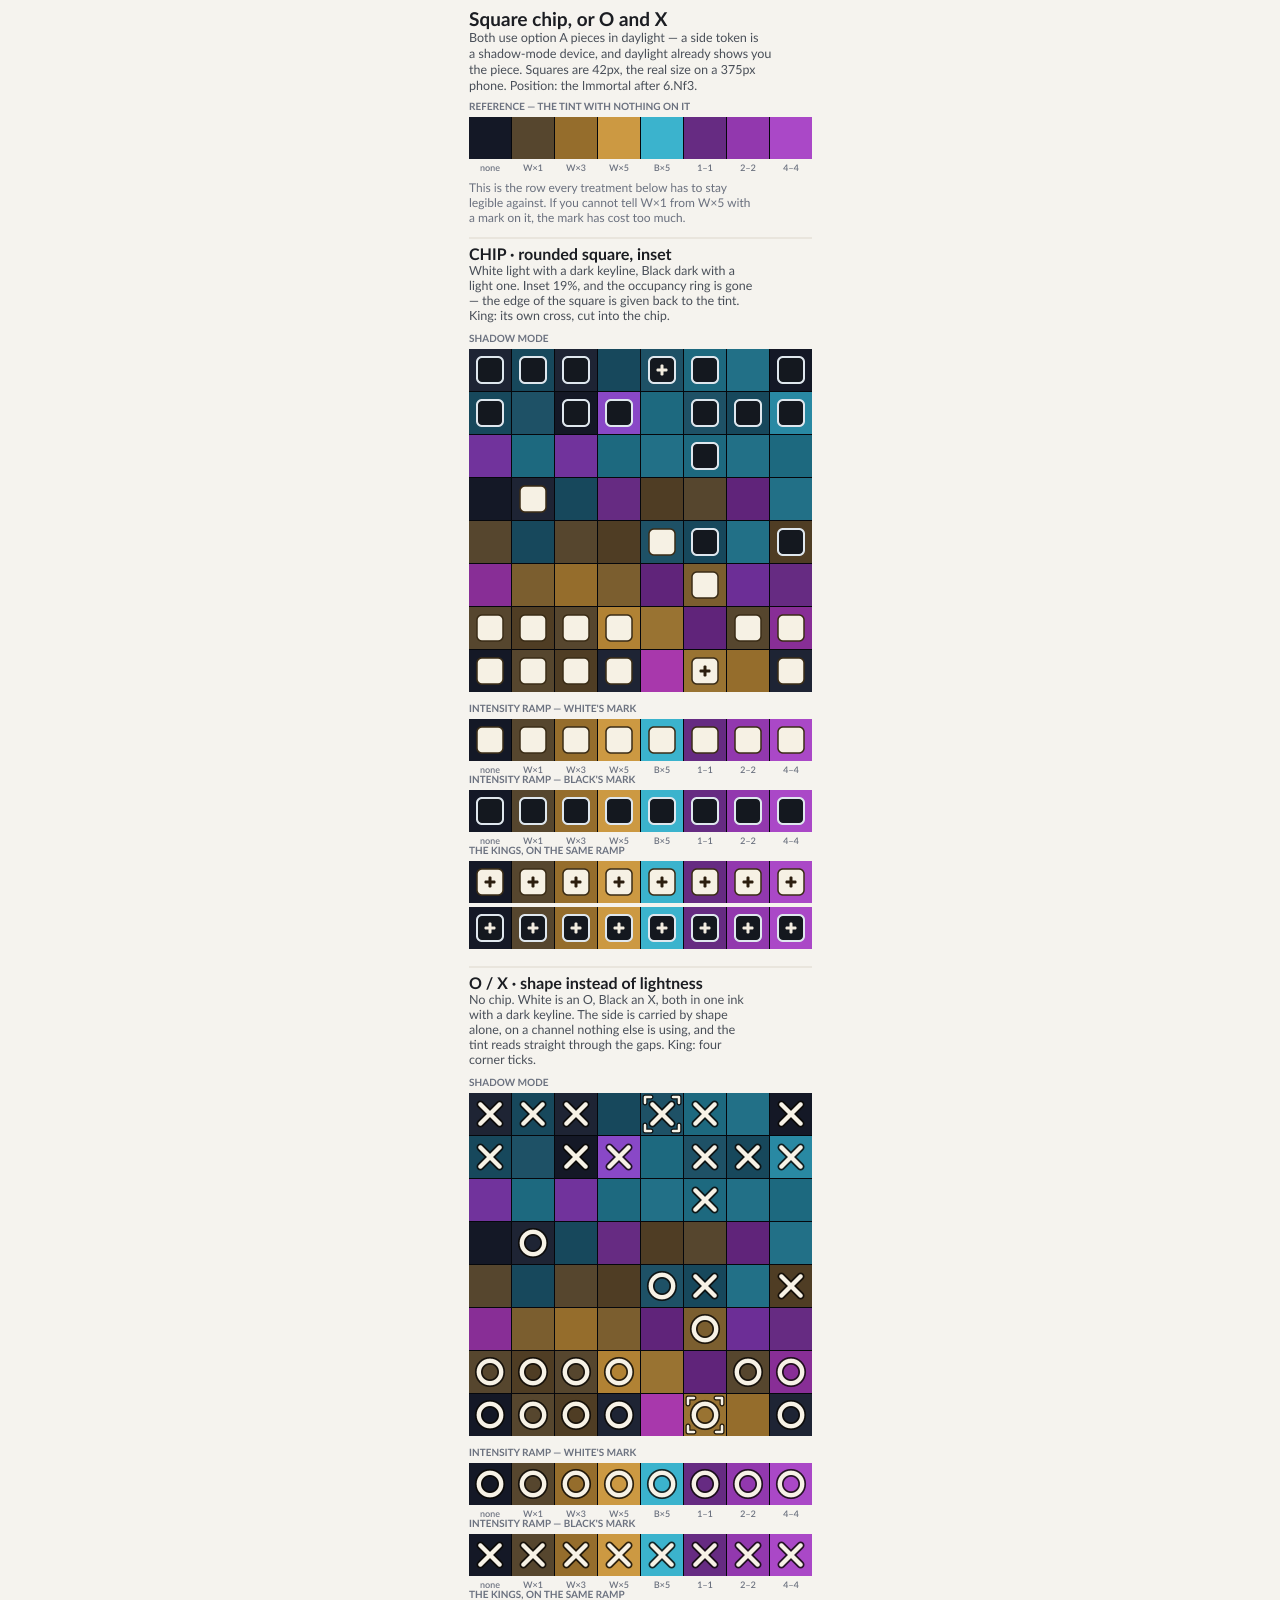
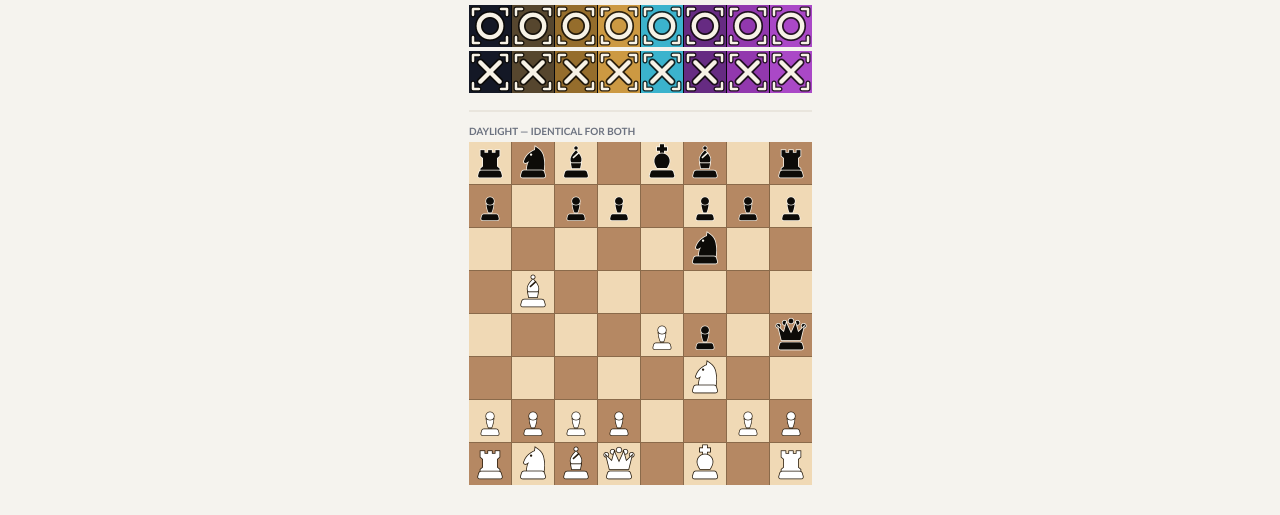
<file: design/final.html>
<!doctype html><html lang="en"><head><meta charset="utf-8">
<meta name="viewport" content="width=device-width, initial-scale=1">
<title>Shadow Chess — chip or O/X</title>
<style>:root{color-scheme:light}body{margin:0;background:#f5f3ee}img{display:block;width:100%;max-width:375px;margin:0 auto}</style>
</head><body><img src="img/chip-vs-ox-ALL.png" alt="Square chip compared with O and X marks"></body></html>
</file>
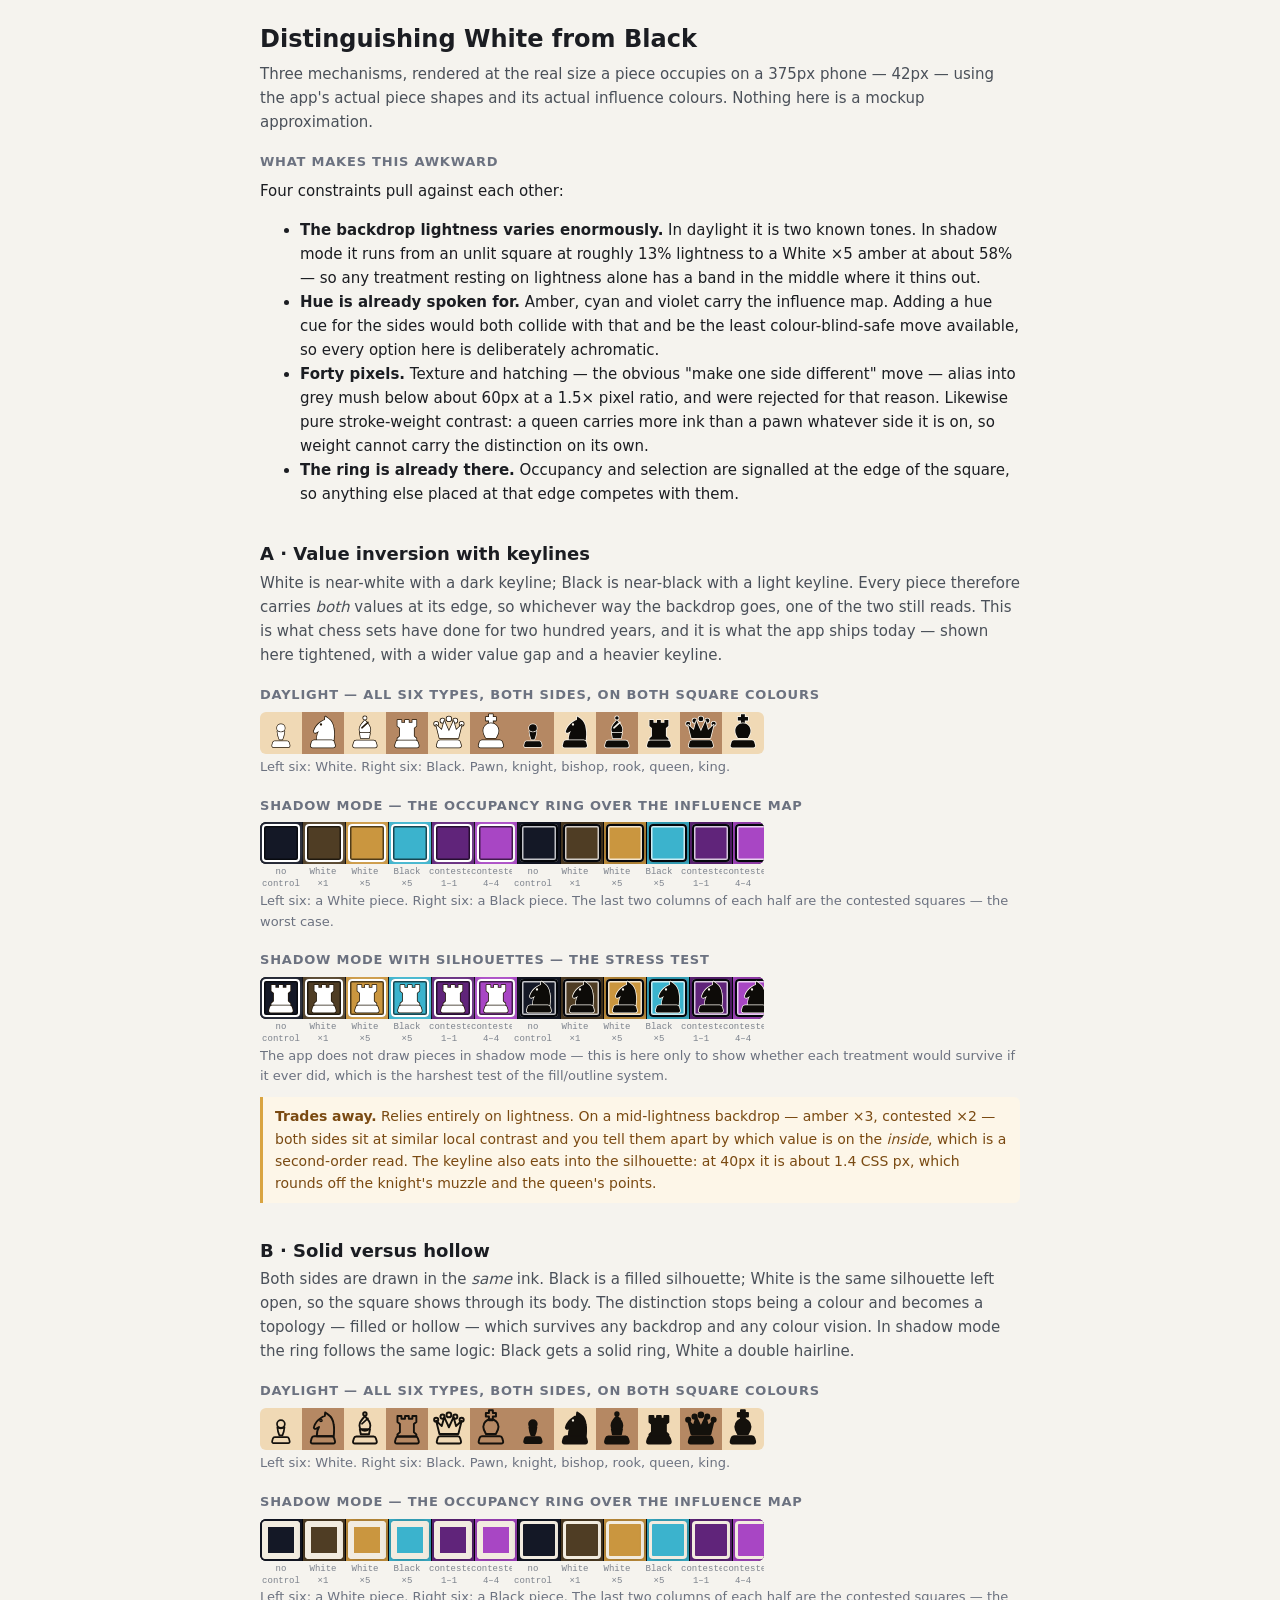
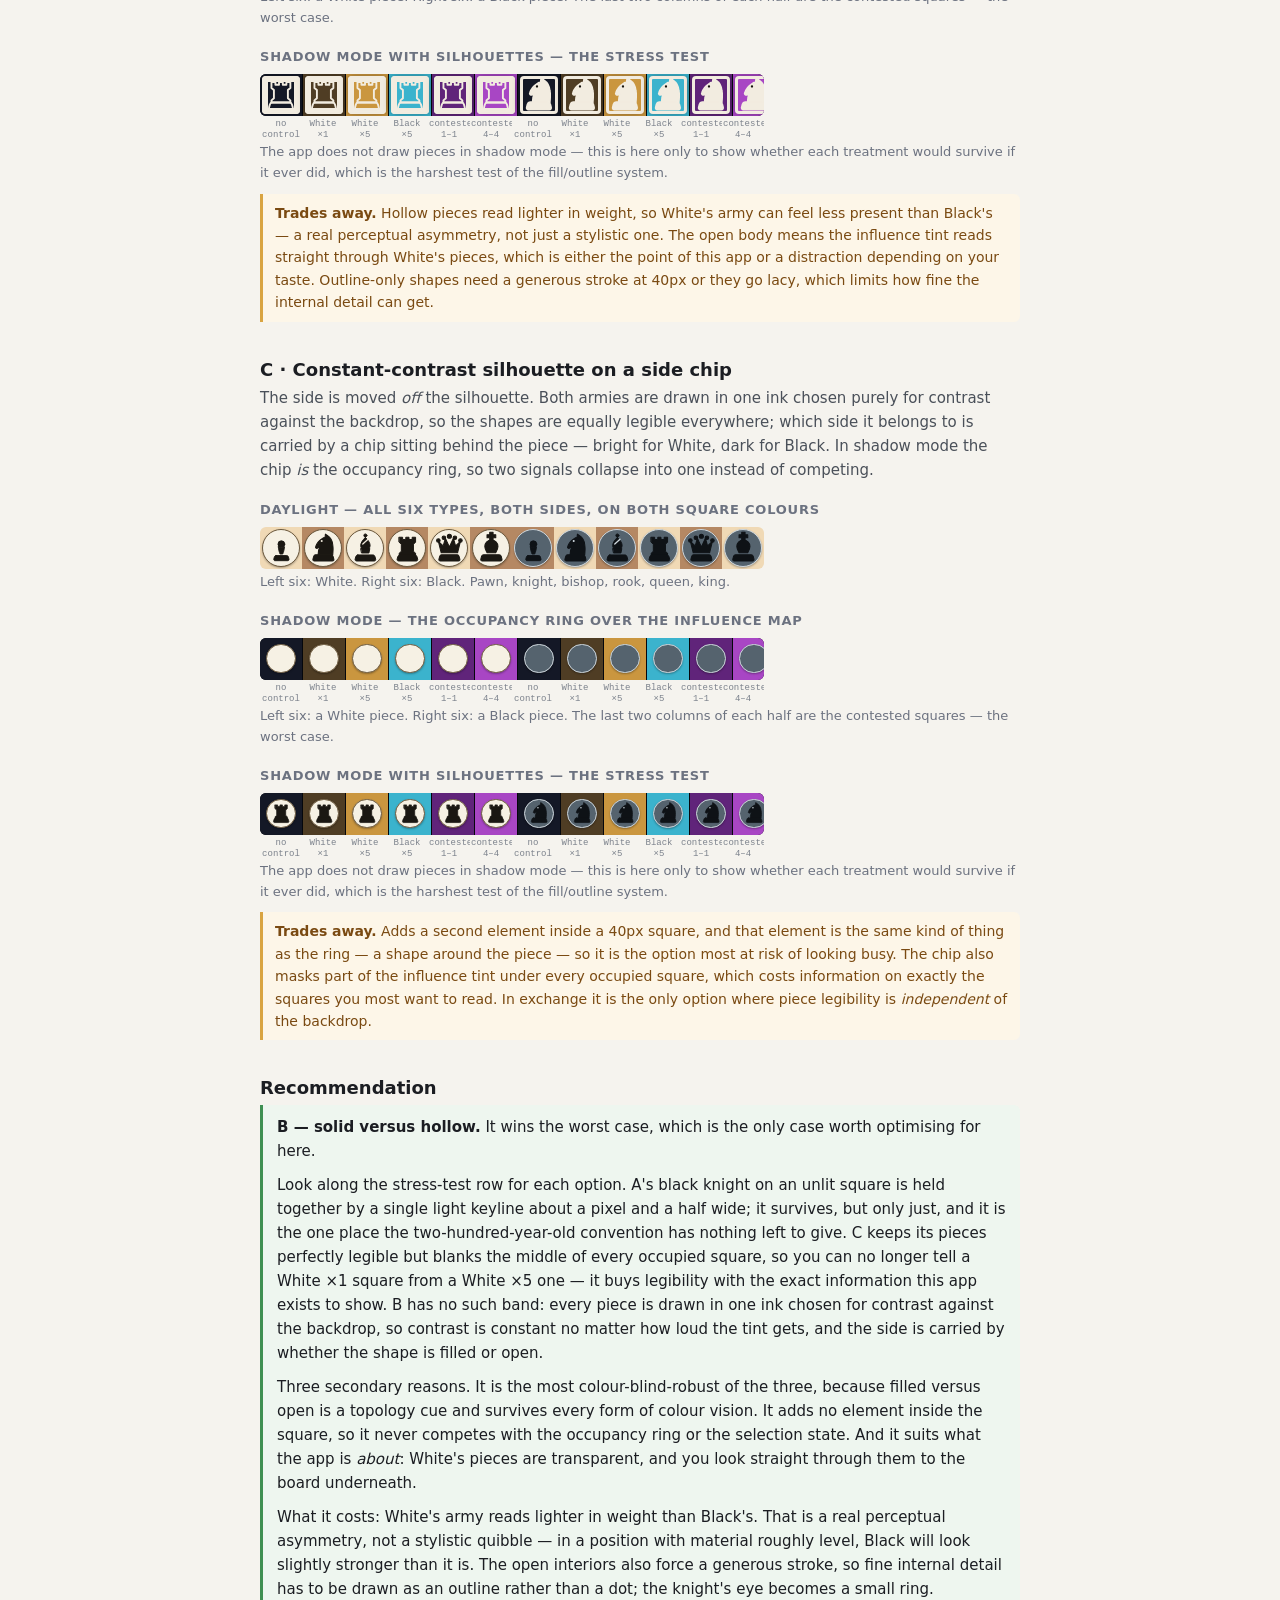
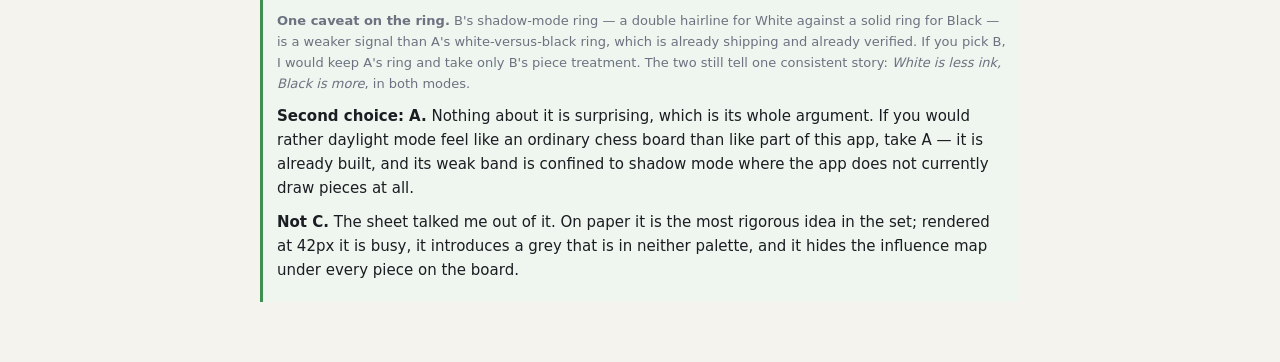
<file: design/piece-options.html>
<!doctype html>
<html lang="en"><head><meta charset="utf-8">
<meta name="viewport" content="width=device-width, initial-scale=1">
<title>Shadow Chess — distinguishing the two sides</title>
<style>
:root { color-scheme: light; }
* { box-sizing: border-box; }
body {
  margin: 0; padding: 20px 16px 60px;
  background: #f5f3ee; color: #1b1d22;
  font: 15px/1.6 ui-sans-serif, -apple-system, system-ui, sans-serif;
}
.wrap { max-width: 760px; margin: 0 auto; }
h1 { font-size: 24px; margin: 0 0 4px; }
h2 { font-size: 18px; margin: 34px 0 2px; }
h3 { font-size: 13px; text-transform: uppercase; letter-spacing: .06em;
     color: #6c7280; margin: 18px 0 6px; font-weight: 600; }
p { margin: 0 0 10px; }
.lede { color: #4a5059; }
.trade { color: #7a4a12; background: #fdf6e8; border-left: 3px solid #d9a441;
         padding: 8px 12px; border-radius: 0 6px 6px 0; font-size: 14px; }
.note { font-size: 13px; color: #6c7280; }
.rec { background: #eef6ef; border-left: 3px solid #3f8f52; padding: 10px 14px;
       border-radius: 0 6px 6px 0; }

/* Squares are 42px — the real size on a 375px phone. Resist the urge to
   enlarge them: everything looks fine at 80px. */
.strip { display: grid; grid-template-columns: repeat(12, 42px); width: 504px;
         max-width: 100%; border-radius: 6px; overflow: hidden; }
.strip.dark { background: #05070c; gap: 1px; }
.sq { width: 42px; height: 42px; position: relative; }
.labels { display: grid; grid-template-columns: repeat(12, 42px); width: 504px;
          font: 9px/1.3 ui-monospace, Menlo, monospace; color: #7c828c;
          margin-top: 3px; }
.labels span { text-align: center; padding: 0 1px; overflow: hidden; }
.side { font: 600 11px/1 ui-sans-serif; color: #6c7280; margin: 10px 0 4px; }

.piece { position: absolute; inset: 5%; display: block; }
.piece svg { width: 100%; height: 100%; display: block; overflow: visible; }
.piece svg > g { stroke-linejoin: round; stroke-linecap: round; paint-order: stroke fill; }
.piece .cut { fill: none; stroke-linecap: round; }
.glow { position: absolute; inset: 2px; border-radius: 4px; pointer-events: none; }

/* ---- Option A: value inversion ---- */
[data-opt="a"] .piece svg > g { stroke-width: 4; }
[data-opt="a"][data-side="w"] .piece svg > g { fill: #ffffff; stroke: #23180a; }
[data-opt="a"][data-side="b"] .piece svg > g { fill: #0d0b08; stroke: #fbf7ee; }
[data-opt="a"][data-side="w"] .piece .eye,
[data-opt="a"][data-side="w"] .piece .cut { stroke: #23180a; fill: none; stroke-width: 4.2; }
[data-opt="a"][data-side="b"] .piece .eye,
[data-opt="a"][data-side="b"] .piece .cut { stroke: #fbf7ee; fill: none; stroke-width: 4.2; }
[data-opt="a"][data-side="w"] .piece circle.eye { fill: #23180a; stroke: none; }
[data-opt="a"][data-side="b"] .piece circle.eye { fill: #fbf7ee; stroke: none; }
[data-opt="a"][data-side="w"] .glow {
  box-shadow: inset 0 0 0 2px #fff, inset 0 0 0 3.5px rgba(0,0,0,.6), 0 0 8px rgba(255,255,255,.22); }
[data-opt="a"][data-side="b"] .glow {
  box-shadow: inset 0 0 0 2px #04060b, inset 0 0 0 3.5px rgba(255,255,255,.75), 0 0 8px rgba(0,0,0,.4); }

/* ---- Option B: solid vs hollow, one ink ---- */
[data-opt="b"] .piece svg > g { stroke-width: 5; }
[data-opt="b"][data-side="b"] .piece svg > g { fill: #14110c; stroke: #14110c; }
[data-opt="b"][data-side="w"] .piece svg > g { fill: none; stroke: #14110c; }
[data-opt="b"] .piece .cut { stroke: #14110c; stroke-width: 4.2; }
[data-opt="b"][data-side="b"] .piece circle.eye { fill: #f5efe2; stroke: none; }
[data-opt="b"][data-side="w"] .piece circle.eye { fill: none; stroke: #14110c; stroke-width: 3.5; }
/* Over the dark influence map the single ink flips to light — it is one ink
   per context, not one ink forever. */
.strip.dark [data-opt="b"] .piece svg > g { stroke: #f2ece0; }
.strip.dark [data-opt="b"][data-side="b"] .piece svg > g { fill: #f2ece0; }
.strip.dark [data-opt="b"][data-side="b"] .piece circle.eye { fill: #14110c; }
.strip.dark [data-opt="b"][data-side="w"] .piece circle.eye { stroke: #f2ece0; }
.strip.dark [data-opt="b"] .piece .cut { stroke: #f2ece0; }
[data-opt="b"][data-side="b"] .glow {
  box-shadow: inset 0 0 0 3px #f2ece0, 0 0 8px rgba(0,0,0,.35); }
[data-opt="b"][data-side="w"] .glow {
  box-shadow: inset 0 0 0 1.5px #f2ece0, inset 0 0 0 4.5px transparent,
              inset 0 0 0 6px #f2ece0, 0 0 8px rgba(0,0,0,.35); }

/* ---- Option C: constant-contrast silhouette on a side chip ---- */
[data-opt="c"] .piece { inset: 11%; z-index: 1; }
[data-opt="c"] .piece svg > g { stroke-width: 3; fill: #1a1712; stroke: #1a1712; }
[data-opt="c"] .piece circle.eye { fill: #efe8da; stroke: none; }
[data-opt="c"] .piece .cut { stroke: #efe8da; stroke-width: 4; }
[data-opt="c"] .chip {
  position: absolute; inset: 4%; border-radius: 50%;
  box-shadow: 0 1px 2px rgba(0,0,0,.3);
}
[data-opt="c"][data-side="w"] .chip { background: #f6f1e4; border: 1.5px solid #6d5a3e; }
[data-opt="c"][data-side="b"] .chip { background: #55636e; border: 1.5px solid #cfd8de; }
[data-opt="c"][data-side="b"] .piece svg > g { fill: #0e1216; stroke: #0e1216; }
[data-opt="c"][data-side="b"] .piece circle.eye { fill: #cfd8de; }
[data-opt="c"][data-side="b"] .piece .cut { stroke: #cfd8de; }
/* In shadow mode the chip IS the ring. */
[data-opt="c"] .glow { display: none; }
.strip.dark [data-opt="c"] .chip { inset: 15%; border-radius: 50%; }
.strip.dark [data-opt="c"] .piece { inset: 21%; }
</style></head>
<body><div class="wrap">

<h1>Distinguishing White from Black</h1>
<p class="lede">Three mechanisms, rendered at the real size a piece occupies on a 375px
phone — 42px — using the app's actual piece shapes and its actual influence colours.
Nothing here is a mockup approximation.</p>

<h3>What makes this awkward</h3>
<p>Four constraints pull against each other:</p>
<ul>
<li><strong>The backdrop lightness varies enormously.</strong> In daylight it is two known
tones. In shadow mode it runs from an unlit square at roughly 13% lightness to a
White ×5 amber at about 58% — so any treatment resting on lightness alone has a band in
the middle where it thins out.</li>
<li><strong>Hue is already spoken for.</strong> Amber, cyan and violet carry the influence
map. Adding a hue cue for the sides would both collide with that and be the least
colour-blind-safe move available, so every option here is deliberately achromatic.</li>
<li><strong>Forty pixels.</strong> Texture and hatching — the obvious "make one side
different" move — alias into grey mush below about 60px at a 1.5× pixel ratio, and were
rejected for that reason. Likewise pure stroke-weight contrast: a queen carries more ink
than a pawn whatever side it is on, so weight cannot carry the distinction on its own.</li>
<li><strong>The ring is already there.</strong> Occupancy and selection are signalled at
the edge of the square, so anything else placed at that edge competes with them.</li>
</ul>


<h2>A · Value inversion with keylines</h2>
<p class="lede">White is near-white with a dark keyline; Black is near-black with a light
      keyline. Every piece therefore carries <em>both</em> values at its edge, so whichever
      way the backdrop goes, one of the two still reads. This is what chess sets have done
      for two hundred years, and it is what the app ships today — shown here tightened, with
      a wider value gap and a heavier keyline.</p>

<h3>Daylight — all six types, both sides, on both square colours</h3>
<div class="strip"><div class="sq" data-opt="a" data-side="w" style="background:rgb(240 217 181)" title="White pawn"><span class="piece"><svg viewBox="0 0 100 100" xmlns="http://www.w3.org/2000/svg" aria-hidden="true" focusable="false"><g transform="translate(50 88) scale(0.9) translate(-50 -88)">
    <circle cx="50" cy="31.5" r="11.5"/>
    <path d="M39.5 40.5c6.4 4.6 14.6 4.6 21 0-.9 10.4-3.6 19-6 24.5h-9c-2.4-5.5-5.1-14.1-6-24.5z"/>
    <path d="M32 70h36c3 0 5 2 5.8 4.8l1.9 7c.9 3.1-1 5.7-4.2 5.7H28.5c-3.2 0-5.1-2.6-4.2-5.7l1.9-7c.8-2.8 2.8-4.8 5.8-4.8z"/></g></svg></span></div><div class="sq" data-opt="a" data-side="w" style="background:rgb(181 136 99)" title="White knight"><span class="piece"><svg viewBox="0 0 100 100" xmlns="http://www.w3.org/2000/svg" aria-hidden="true" focusable="false"><g transform="translate(50 88) scale(1.02) translate(-50 -88)">
    <path d="M34 70c0-11 2-18 6-24l-7 4c-4 2-8-1-6-5 3-9 9-17 17-22 4-3 8-5 11-6l1-9 7 5c9 6 14 16 15 27 2 10 1 20 0 30z"/>
    <circle class="eye" cx="45" cy="29" r="3"/>
    <path d="M27 70h46c3.2 0 5.4 2.1 6.2 5.1l2.1 7.6c.9 3.2-1.1 5.8-4.4 5.8H23.1c-3.3 0-5.3-2.6-4.4-5.8l2.1-7.6c.8-3 3-5.1 6.2-5.1z"/></g></svg></span></div><div class="sq" data-opt="a" data-side="w" style="background:rgb(240 217 181)" title="White bishop"><span class="piece"><svg viewBox="0 0 100 100" xmlns="http://www.w3.org/2000/svg" aria-hidden="true" focusable="false"><g transform="translate(50 88) scale(1) translate(-50 -88)">
    <circle cx="50" cy="10.5" r="4.6"/>
    <path d="M50 16.5c8.6 8.4 14.4 16.8 14.4 24.6 0 8.2-6.4 14.2-14.4 14.2s-14.4-6-14.4-14.2c0-7.8 5.8-16.2 14.4-24.6z"/>
    <path class="cut" d="M42 36.5L58 22"/>
    <path d="M36.5 50.5h27L60.8 64H39.2z"/>
    <path d="M27 70h46c3.2 0 5.4 2.1 6.2 5.1l2.1 7.6c.9 3.2-1.1 5.8-4.4 5.8H23.1c-3.3 0-5.3-2.6-4.4-5.8l2.1-7.6c.8-3 3-5.1 6.2-5.1z"/></g></svg></span></div><div class="sq" data-opt="a" data-side="w" style="background:rgb(181 136 99)" title="White rook"><span class="piece"><svg viewBox="0 0 100 100" xmlns="http://www.w3.org/2000/svg" aria-hidden="true" focusable="false"><g transform="translate(50 88) scale(1) translate(-50 -88)">
    <path d="M25 16h10.5v7h9.5v-7h10v7h9.5v-7H75v15.5l-6.5 5.5v22l6.5 5.5V70H25v-5.5l6.5-5.5v-22L25 31.5z"/>
    <path d="M27 70h46c3.2 0 5.4 2.1 6.2 5.1l2.1 7.6c.9 3.2-1.1 5.8-4.4 5.8H23.1c-3.3 0-5.3-2.6-4.4-5.8l2.1-7.6c.8-3 3-5.1 6.2-5.1z"/></g></svg></span></div><div class="sq" data-opt="a" data-side="w" style="background:rgb(240 217 181)" title="White queen"><span class="piece"><svg viewBox="0 0 100 100" xmlns="http://www.w3.org/2000/svg" aria-hidden="true" focusable="false"><g transform="translate(50 88) scale(1.02) translate(-50 -88)">
    <circle cx="17" cy="27" r="5.4"/>
    <circle cx="33.5" cy="19" r="5.4"/>
    <circle cx="50" cy="14.5" r="6.2"/>
    <circle cx="66.5" cy="19" r="5.4"/>
    <circle cx="83" cy="27" r="5.4"/>
    <path d="M17 29.5l8.5 34.5h49L83 29.5 68.5 43.5 62 20 50 46.5 38 20l-6.5 23.5z"/>
    <path d="M27 70h46c3.2 0 5.4 2.1 6.2 5.1l2.1 7.6c.9 3.2-1.1 5.8-4.4 5.8H23.1c-3.3 0-5.3-2.6-4.4-5.8l2.1-7.6c.8-3 3-5.1 6.2-5.1z"/></g></svg></span></div><div class="sq" data-opt="a" data-side="w" style="background:rgb(181 136 99)" title="White king"><span class="piece"><svg viewBox="0 0 100 100" xmlns="http://www.w3.org/2000/svg" aria-hidden="true" focusable="false"><g transform="translate(50 88) scale(1.03) translate(-50 -88)">
    <path d="M45 3h10v7.5h8v9h-8V29H45v-9.5h-8v-9h8z"/>
    <path d="M50 26.5c-11 0-19.5 8.6-19.5 19.2 0 7 3.6 12.4 6.8 18.3h25.4c3.2-5.9 6.8-11.3 6.8-18.3 0-10.6-8.5-19.2-19.5-19.2z"/>
    <path d="M27 70h46c3.2 0 5.4 2.1 6.2 5.1l2.1 7.6c.9 3.2-1.1 5.8-4.4 5.8H23.1c-3.3 0-5.3-2.6-4.4-5.8l2.1-7.6c.8-3 3-5.1 6.2-5.1z"/></g></svg></span></div><div class="sq" data-opt="a" data-side="b" style="background:rgb(181 136 99)" title="Black pawn"><span class="piece"><svg viewBox="0 0 100 100" xmlns="http://www.w3.org/2000/svg" aria-hidden="true" focusable="false"><g transform="translate(50 88) scale(0.9) translate(-50 -88)">
    <circle cx="50" cy="31.5" r="11.5"/>
    <path d="M39.5 40.5c6.4 4.6 14.6 4.6 21 0-.9 10.4-3.6 19-6 24.5h-9c-2.4-5.5-5.1-14.1-6-24.5z"/>
    <path d="M32 70h36c3 0 5 2 5.8 4.8l1.9 7c.9 3.1-1 5.7-4.2 5.7H28.5c-3.2 0-5.1-2.6-4.2-5.7l1.9-7c.8-2.8 2.8-4.8 5.8-4.8z"/></g></svg></span></div><div class="sq" data-opt="a" data-side="b" style="background:rgb(240 217 181)" title="Black knight"><span class="piece"><svg viewBox="0 0 100 100" xmlns="http://www.w3.org/2000/svg" aria-hidden="true" focusable="false"><g transform="translate(50 88) scale(1.02) translate(-50 -88)">
    <path d="M34 70c0-11 2-18 6-24l-7 4c-4 2-8-1-6-5 3-9 9-17 17-22 4-3 8-5 11-6l1-9 7 5c9 6 14 16 15 27 2 10 1 20 0 30z"/>
    <circle class="eye" cx="45" cy="29" r="3"/>
    <path d="M27 70h46c3.2 0 5.4 2.1 6.2 5.1l2.1 7.6c.9 3.2-1.1 5.8-4.4 5.8H23.1c-3.3 0-5.3-2.6-4.4-5.8l2.1-7.6c.8-3 3-5.1 6.2-5.1z"/></g></svg></span></div><div class="sq" data-opt="a" data-side="b" style="background:rgb(181 136 99)" title="Black bishop"><span class="piece"><svg viewBox="0 0 100 100" xmlns="http://www.w3.org/2000/svg" aria-hidden="true" focusable="false"><g transform="translate(50 88) scale(1) translate(-50 -88)">
    <circle cx="50" cy="10.5" r="4.6"/>
    <path d="M50 16.5c8.6 8.4 14.4 16.8 14.4 24.6 0 8.2-6.4 14.2-14.4 14.2s-14.4-6-14.4-14.2c0-7.8 5.8-16.2 14.4-24.6z"/>
    <path class="cut" d="M42 36.5L58 22"/>
    <path d="M36.5 50.5h27L60.8 64H39.2z"/>
    <path d="M27 70h46c3.2 0 5.4 2.1 6.2 5.1l2.1 7.6c.9 3.2-1.1 5.8-4.4 5.8H23.1c-3.3 0-5.3-2.6-4.4-5.8l2.1-7.6c.8-3 3-5.1 6.2-5.1z"/></g></svg></span></div><div class="sq" data-opt="a" data-side="b" style="background:rgb(240 217 181)" title="Black rook"><span class="piece"><svg viewBox="0 0 100 100" xmlns="http://www.w3.org/2000/svg" aria-hidden="true" focusable="false"><g transform="translate(50 88) scale(1) translate(-50 -88)">
    <path d="M25 16h10.5v7h9.5v-7h10v7h9.5v-7H75v15.5l-6.5 5.5v22l6.5 5.5V70H25v-5.5l6.5-5.5v-22L25 31.5z"/>
    <path d="M27 70h46c3.2 0 5.4 2.1 6.2 5.1l2.1 7.6c.9 3.2-1.1 5.8-4.4 5.8H23.1c-3.3 0-5.3-2.6-4.4-5.8l2.1-7.6c.8-3 3-5.1 6.2-5.1z"/></g></svg></span></div><div class="sq" data-opt="a" data-side="b" style="background:rgb(181 136 99)" title="Black queen"><span class="piece"><svg viewBox="0 0 100 100" xmlns="http://www.w3.org/2000/svg" aria-hidden="true" focusable="false"><g transform="translate(50 88) scale(1.02) translate(-50 -88)">
    <circle cx="17" cy="27" r="5.4"/>
    <circle cx="33.5" cy="19" r="5.4"/>
    <circle cx="50" cy="14.5" r="6.2"/>
    <circle cx="66.5" cy="19" r="5.4"/>
    <circle cx="83" cy="27" r="5.4"/>
    <path d="M17 29.5l8.5 34.5h49L83 29.5 68.5 43.5 62 20 50 46.5 38 20l-6.5 23.5z"/>
    <path d="M27 70h46c3.2 0 5.4 2.1 6.2 5.1l2.1 7.6c.9 3.2-1.1 5.8-4.4 5.8H23.1c-3.3 0-5.3-2.6-4.4-5.8l2.1-7.6c.8-3 3-5.1 6.2-5.1z"/></g></svg></span></div><div class="sq" data-opt="a" data-side="b" style="background:rgb(240 217 181)" title="Black king"><span class="piece"><svg viewBox="0 0 100 100" xmlns="http://www.w3.org/2000/svg" aria-hidden="true" focusable="false"><g transform="translate(50 88) scale(1.03) translate(-50 -88)">
    <path d="M45 3h10v7.5h8v9h-8V29H45v-9.5h-8v-9h8z"/>
    <path d="M50 26.5c-11 0-19.5 8.6-19.5 19.2 0 7 3.6 12.4 6.8 18.3h25.4c3.2-5.9 6.8-11.3 6.8-18.3 0-10.6-8.5-19.2-19.5-19.2z"/>
    <path d="M27 70h46c3.2 0 5.4 2.1 6.2 5.1l2.1 7.6c.9 3.2-1.1 5.8-4.4 5.8H23.1c-3.3 0-5.3-2.6-4.4-5.8l2.1-7.6c.8-3 3-5.1 6.2-5.1z"/></g></svg></span></div></div>
<div class="labels"><span></span><span></span><span></span><span></span><span></span><span></span></div>
<p class="note">Left six: White. Right six: Black. Pawn, knight, bishop, rook, queen, king.</p>

<h3>Shadow mode — the occupancy ring over the influence map</h3>
<div class="strip dark"><div class="sq ring" data-opt="a" data-side="w" style="background:rgb(20 24 38)" title="White piece on no control"><span class="glow"></span></div><div class="sq ring" data-opt="a" data-side="w" style="background:rgb(79 61 36)" title="White piece on White ×1"><span class="glow"></span></div><div class="sq ring" data-opt="a" data-side="w" style="background:rgb(202 150 63)" title="White piece on White ×5"><span class="glow"></span></div><div class="sq ring" data-opt="a" data-side="w" style="background:rgb(59 179 205)" title="White piece on Black ×5"><span class="glow"></span></div><div class="sq ring" data-opt="a" data-side="w" style="background:rgb(96 36 122)" title="White piece on contested 1–1"><span class="glow"></span></div><div class="sq ring" data-opt="a" data-side="w" style="background:rgb(168 70 196)" title="White piece on contested 4–4"><span class="glow"></span></div><div class="sq ring" data-opt="a" data-side="b" style="background:rgb(20 24 38)" title="Black piece on no control"><span class="glow"></span></div><div class="sq ring" data-opt="a" data-side="b" style="background:rgb(79 61 36)" title="Black piece on White ×1"><span class="glow"></span></div><div class="sq ring" data-opt="a" data-side="b" style="background:rgb(202 150 63)" title="Black piece on White ×5"><span class="glow"></span></div><div class="sq ring" data-opt="a" data-side="b" style="background:rgb(59 179 205)" title="Black piece on Black ×5"><span class="glow"></span></div><div class="sq ring" data-opt="a" data-side="b" style="background:rgb(96 36 122)" title="Black piece on contested 1–1"><span class="glow"></span></div><div class="sq ring" data-opt="a" data-side="b" style="background:rgb(168 70 196)" title="Black piece on contested 4–4"><span class="glow"></span></div></div>
<div class="labels"><span>no control</span><span>White ×1</span><span>White ×5</span><span>Black ×5</span><span>contested 1–1</span><span>contested 4–4</span><span>no control</span><span>White ×1</span><span>White ×5</span><span>Black ×5</span><span>contested 1–1</span><span>contested 4–4</span></div>
<p class="note">Left six: a White piece. Right six: a Black piece. The last two columns of
each half are the contested squares — the worst case.</p>

<h3>Shadow mode with silhouettes — the stress test</h3>
<div class="strip dark"><div class="sq ring" data-opt="a" data-side="w" style="background:rgb(20 24 38)"><span class="glow"></span><span class="piece"><svg viewBox="0 0 100 100" xmlns="http://www.w3.org/2000/svg" aria-hidden="true" focusable="false"><g transform="translate(50 88) scale(1) translate(-50 -88)">
    <path d="M25 16h10.5v7h9.5v-7h10v7h9.5v-7H75v15.5l-6.5 5.5v22l6.5 5.5V70H25v-5.5l6.5-5.5v-22L25 31.5z"/>
    <path d="M27 70h46c3.2 0 5.4 2.1 6.2 5.1l2.1 7.6c.9 3.2-1.1 5.8-4.4 5.8H23.1c-3.3 0-5.3-2.6-4.4-5.8l2.1-7.6c.8-3 3-5.1 6.2-5.1z"/></g></svg></span></div><div class="sq ring" data-opt="a" data-side="w" style="background:rgb(79 61 36)"><span class="glow"></span><span class="piece"><svg viewBox="0 0 100 100" xmlns="http://www.w3.org/2000/svg" aria-hidden="true" focusable="false"><g transform="translate(50 88) scale(1) translate(-50 -88)">
    <path d="M25 16h10.5v7h9.5v-7h10v7h9.5v-7H75v15.5l-6.5 5.5v22l6.5 5.5V70H25v-5.5l6.5-5.5v-22L25 31.5z"/>
    <path d="M27 70h46c3.2 0 5.4 2.1 6.2 5.1l2.1 7.6c.9 3.2-1.1 5.8-4.4 5.8H23.1c-3.3 0-5.3-2.6-4.4-5.8l2.1-7.6c.8-3 3-5.1 6.2-5.1z"/></g></svg></span></div><div class="sq ring" data-opt="a" data-side="w" style="background:rgb(202 150 63)"><span class="glow"></span><span class="piece"><svg viewBox="0 0 100 100" xmlns="http://www.w3.org/2000/svg" aria-hidden="true" focusable="false"><g transform="translate(50 88) scale(1) translate(-50 -88)">
    <path d="M25 16h10.5v7h9.5v-7h10v7h9.5v-7H75v15.5l-6.5 5.5v22l6.5 5.5V70H25v-5.5l6.5-5.5v-22L25 31.5z"/>
    <path d="M27 70h46c3.2 0 5.4 2.1 6.2 5.1l2.1 7.6c.9 3.2-1.1 5.8-4.4 5.8H23.1c-3.3 0-5.3-2.6-4.4-5.8l2.1-7.6c.8-3 3-5.1 6.2-5.1z"/></g></svg></span></div><div class="sq ring" data-opt="a" data-side="w" style="background:rgb(59 179 205)"><span class="glow"></span><span class="piece"><svg viewBox="0 0 100 100" xmlns="http://www.w3.org/2000/svg" aria-hidden="true" focusable="false"><g transform="translate(50 88) scale(1) translate(-50 -88)">
    <path d="M25 16h10.5v7h9.5v-7h10v7h9.5v-7H75v15.5l-6.5 5.5v22l6.5 5.5V70H25v-5.5l6.5-5.5v-22L25 31.5z"/>
    <path d="M27 70h46c3.2 0 5.4 2.1 6.2 5.1l2.1 7.6c.9 3.2-1.1 5.8-4.4 5.8H23.1c-3.3 0-5.3-2.6-4.4-5.8l2.1-7.6c.8-3 3-5.1 6.2-5.1z"/></g></svg></span></div><div class="sq ring" data-opt="a" data-side="w" style="background:rgb(96 36 122)"><span class="glow"></span><span class="piece"><svg viewBox="0 0 100 100" xmlns="http://www.w3.org/2000/svg" aria-hidden="true" focusable="false"><g transform="translate(50 88) scale(1) translate(-50 -88)">
    <path d="M25 16h10.5v7h9.5v-7h10v7h9.5v-7H75v15.5l-6.5 5.5v22l6.5 5.5V70H25v-5.5l6.5-5.5v-22L25 31.5z"/>
    <path d="M27 70h46c3.2 0 5.4 2.1 6.2 5.1l2.1 7.6c.9 3.2-1.1 5.8-4.4 5.8H23.1c-3.3 0-5.3-2.6-4.4-5.8l2.1-7.6c.8-3 3-5.1 6.2-5.1z"/></g></svg></span></div><div class="sq ring" data-opt="a" data-side="w" style="background:rgb(168 70 196)"><span class="glow"></span><span class="piece"><svg viewBox="0 0 100 100" xmlns="http://www.w3.org/2000/svg" aria-hidden="true" focusable="false"><g transform="translate(50 88) scale(1) translate(-50 -88)">
    <path d="M25 16h10.5v7h9.5v-7h10v7h9.5v-7H75v15.5l-6.5 5.5v22l6.5 5.5V70H25v-5.5l6.5-5.5v-22L25 31.5z"/>
    <path d="M27 70h46c3.2 0 5.4 2.1 6.2 5.1l2.1 7.6c.9 3.2-1.1 5.8-4.4 5.8H23.1c-3.3 0-5.3-2.6-4.4-5.8l2.1-7.6c.8-3 3-5.1 6.2-5.1z"/></g></svg></span></div><div class="sq ring" data-opt="a" data-side="b" style="background:rgb(20 24 38)"><span class="glow"></span><span class="piece"><svg viewBox="0 0 100 100" xmlns="http://www.w3.org/2000/svg" aria-hidden="true" focusable="false"><g transform="translate(50 88) scale(1.02) translate(-50 -88)">
    <path d="M34 70c0-11 2-18 6-24l-7 4c-4 2-8-1-6-5 3-9 9-17 17-22 4-3 8-5 11-6l1-9 7 5c9 6 14 16 15 27 2 10 1 20 0 30z"/>
    <circle class="eye" cx="45" cy="29" r="3"/>
    <path d="M27 70h46c3.2 0 5.4 2.1 6.2 5.1l2.1 7.6c.9 3.2-1.1 5.8-4.4 5.8H23.1c-3.3 0-5.3-2.6-4.4-5.8l2.1-7.6c.8-3 3-5.1 6.2-5.1z"/></g></svg></span></div><div class="sq ring" data-opt="a" data-side="b" style="background:rgb(79 61 36)"><span class="glow"></span><span class="piece"><svg viewBox="0 0 100 100" xmlns="http://www.w3.org/2000/svg" aria-hidden="true" focusable="false"><g transform="translate(50 88) scale(1.02) translate(-50 -88)">
    <path d="M34 70c0-11 2-18 6-24l-7 4c-4 2-8-1-6-5 3-9 9-17 17-22 4-3 8-5 11-6l1-9 7 5c9 6 14 16 15 27 2 10 1 20 0 30z"/>
    <circle class="eye" cx="45" cy="29" r="3"/>
    <path d="M27 70h46c3.2 0 5.4 2.1 6.2 5.1l2.1 7.6c.9 3.2-1.1 5.8-4.4 5.8H23.1c-3.3 0-5.3-2.6-4.4-5.8l2.1-7.6c.8-3 3-5.1 6.2-5.1z"/></g></svg></span></div><div class="sq ring" data-opt="a" data-side="b" style="background:rgb(202 150 63)"><span class="glow"></span><span class="piece"><svg viewBox="0 0 100 100" xmlns="http://www.w3.org/2000/svg" aria-hidden="true" focusable="false"><g transform="translate(50 88) scale(1.02) translate(-50 -88)">
    <path d="M34 70c0-11 2-18 6-24l-7 4c-4 2-8-1-6-5 3-9 9-17 17-22 4-3 8-5 11-6l1-9 7 5c9 6 14 16 15 27 2 10 1 20 0 30z"/>
    <circle class="eye" cx="45" cy="29" r="3"/>
    <path d="M27 70h46c3.2 0 5.4 2.1 6.2 5.1l2.1 7.6c.9 3.2-1.1 5.8-4.4 5.8H23.1c-3.3 0-5.3-2.6-4.4-5.8l2.1-7.6c.8-3 3-5.1 6.2-5.1z"/></g></svg></span></div><div class="sq ring" data-opt="a" data-side="b" style="background:rgb(59 179 205)"><span class="glow"></span><span class="piece"><svg viewBox="0 0 100 100" xmlns="http://www.w3.org/2000/svg" aria-hidden="true" focusable="false"><g transform="translate(50 88) scale(1.02) translate(-50 -88)">
    <path d="M34 70c0-11 2-18 6-24l-7 4c-4 2-8-1-6-5 3-9 9-17 17-22 4-3 8-5 11-6l1-9 7 5c9 6 14 16 15 27 2 10 1 20 0 30z"/>
    <circle class="eye" cx="45" cy="29" r="3"/>
    <path d="M27 70h46c3.2 0 5.4 2.1 6.2 5.1l2.1 7.6c.9 3.2-1.1 5.8-4.4 5.8H23.1c-3.3 0-5.3-2.6-4.4-5.8l2.1-7.6c.8-3 3-5.1 6.2-5.1z"/></g></svg></span></div><div class="sq ring" data-opt="a" data-side="b" style="background:rgb(96 36 122)"><span class="glow"></span><span class="piece"><svg viewBox="0 0 100 100" xmlns="http://www.w3.org/2000/svg" aria-hidden="true" focusable="false"><g transform="translate(50 88) scale(1.02) translate(-50 -88)">
    <path d="M34 70c0-11 2-18 6-24l-7 4c-4 2-8-1-6-5 3-9 9-17 17-22 4-3 8-5 11-6l1-9 7 5c9 6 14 16 15 27 2 10 1 20 0 30z"/>
    <circle class="eye" cx="45" cy="29" r="3"/>
    <path d="M27 70h46c3.2 0 5.4 2.1 6.2 5.1l2.1 7.6c.9 3.2-1.1 5.8-4.4 5.8H23.1c-3.3 0-5.3-2.6-4.4-5.8l2.1-7.6c.8-3 3-5.1 6.2-5.1z"/></g></svg></span></div><div class="sq ring" data-opt="a" data-side="b" style="background:rgb(168 70 196)"><span class="glow"></span><span class="piece"><svg viewBox="0 0 100 100" xmlns="http://www.w3.org/2000/svg" aria-hidden="true" focusable="false"><g transform="translate(50 88) scale(1.02) translate(-50 -88)">
    <path d="M34 70c0-11 2-18 6-24l-7 4c-4 2-8-1-6-5 3-9 9-17 17-22 4-3 8-5 11-6l1-9 7 5c9 6 14 16 15 27 2 10 1 20 0 30z"/>
    <circle class="eye" cx="45" cy="29" r="3"/>
    <path d="M27 70h46c3.2 0 5.4 2.1 6.2 5.1l2.1 7.6c.9 3.2-1.1 5.8-4.4 5.8H23.1c-3.3 0-5.3-2.6-4.4-5.8l2.1-7.6c.8-3 3-5.1 6.2-5.1z"/></g></svg></span></div></div>
<div class="labels"><span>no control</span><span>White ×1</span><span>White ×5</span><span>Black ×5</span><span>contested 1–1</span><span>contested 4–4</span><span>no control</span><span>White ×1</span><span>White ×5</span><span>Black ×5</span><span>contested 1–1</span><span>contested 4–4</span></div>
<p class="note">The app does not draw pieces in shadow mode — this is here only to show
whether each treatment would survive if it ever did, which is the harshest test of the
fill/outline system.</p>

<p class="trade"><strong>Trades away.</strong> Relies entirely on lightness. On a mid-lightness backdrop — amber ×3, contested
      ×2 — both sides sit at similar local contrast and you tell them apart by which value is
      on the <em>inside</em>, which is a second-order read. The keyline also eats into the
      silhouette: at 40px it is about 1.4 CSS px, which rounds off the knight's muzzle and
      the queen's points.</p>


<h2>B · Solid versus hollow</h2>
<p class="lede">Both sides are drawn in the <em>same</em> ink. Black is a filled silhouette;
      White is the same silhouette left open, so the square shows through its body. The
      distinction stops being a colour and becomes a topology — filled or hollow — which
      survives any backdrop and any colour vision. In shadow mode the ring follows the same
      logic: Black gets a solid ring, White a double hairline.</p>

<h3>Daylight — all six types, both sides, on both square colours</h3>
<div class="strip"><div class="sq" data-opt="b" data-side="w" style="background:rgb(240 217 181)" title="White pawn"><span class="piece"><svg viewBox="0 0 100 100" xmlns="http://www.w3.org/2000/svg" aria-hidden="true" focusable="false"><g transform="translate(50 88) scale(0.9) translate(-50 -88)">
    <circle cx="50" cy="31.5" r="11.5"/>
    <path d="M39.5 40.5c6.4 4.6 14.6 4.6 21 0-.9 10.4-3.6 19-6 24.5h-9c-2.4-5.5-5.1-14.1-6-24.5z"/>
    <path d="M32 70h36c3 0 5 2 5.8 4.8l1.9 7c.9 3.1-1 5.7-4.2 5.7H28.5c-3.2 0-5.1-2.6-4.2-5.7l1.9-7c.8-2.8 2.8-4.8 5.8-4.8z"/></g></svg></span></div><div class="sq" data-opt="b" data-side="w" style="background:rgb(181 136 99)" title="White knight"><span class="piece"><svg viewBox="0 0 100 100" xmlns="http://www.w3.org/2000/svg" aria-hidden="true" focusable="false"><g transform="translate(50 88) scale(1.02) translate(-50 -88)">
    <path d="M34 70c0-11 2-18 6-24l-7 4c-4 2-8-1-6-5 3-9 9-17 17-22 4-3 8-5 11-6l1-9 7 5c9 6 14 16 15 27 2 10 1 20 0 30z"/>
    <circle class="eye" cx="45" cy="29" r="3"/>
    <path d="M27 70h46c3.2 0 5.4 2.1 6.2 5.1l2.1 7.6c.9 3.2-1.1 5.8-4.4 5.8H23.1c-3.3 0-5.3-2.6-4.4-5.8l2.1-7.6c.8-3 3-5.1 6.2-5.1z"/></g></svg></span></div><div class="sq" data-opt="b" data-side="w" style="background:rgb(240 217 181)" title="White bishop"><span class="piece"><svg viewBox="0 0 100 100" xmlns="http://www.w3.org/2000/svg" aria-hidden="true" focusable="false"><g transform="translate(50 88) scale(1) translate(-50 -88)">
    <circle cx="50" cy="10.5" r="4.6"/>
    <path d="M50 16.5c8.6 8.4 14.4 16.8 14.4 24.6 0 8.2-6.4 14.2-14.4 14.2s-14.4-6-14.4-14.2c0-7.8 5.8-16.2 14.4-24.6z"/>
    <path class="cut" d="M42 36.5L58 22"/>
    <path d="M36.5 50.5h27L60.8 64H39.2z"/>
    <path d="M27 70h46c3.2 0 5.4 2.1 6.2 5.1l2.1 7.6c.9 3.2-1.1 5.8-4.4 5.8H23.1c-3.3 0-5.3-2.6-4.4-5.8l2.1-7.6c.8-3 3-5.1 6.2-5.1z"/></g></svg></span></div><div class="sq" data-opt="b" data-side="w" style="background:rgb(181 136 99)" title="White rook"><span class="piece"><svg viewBox="0 0 100 100" xmlns="http://www.w3.org/2000/svg" aria-hidden="true" focusable="false"><g transform="translate(50 88) scale(1) translate(-50 -88)">
    <path d="M25 16h10.5v7h9.5v-7h10v7h9.5v-7H75v15.5l-6.5 5.5v22l6.5 5.5V70H25v-5.5l6.5-5.5v-22L25 31.5z"/>
    <path d="M27 70h46c3.2 0 5.4 2.1 6.2 5.1l2.1 7.6c.9 3.2-1.1 5.8-4.4 5.8H23.1c-3.3 0-5.3-2.6-4.4-5.8l2.1-7.6c.8-3 3-5.1 6.2-5.1z"/></g></svg></span></div><div class="sq" data-opt="b" data-side="w" style="background:rgb(240 217 181)" title="White queen"><span class="piece"><svg viewBox="0 0 100 100" xmlns="http://www.w3.org/2000/svg" aria-hidden="true" focusable="false"><g transform="translate(50 88) scale(1.02) translate(-50 -88)">
    <circle cx="17" cy="27" r="5.4"/>
    <circle cx="33.5" cy="19" r="5.4"/>
    <circle cx="50" cy="14.5" r="6.2"/>
    <circle cx="66.5" cy="19" r="5.4"/>
    <circle cx="83" cy="27" r="5.4"/>
    <path d="M17 29.5l8.5 34.5h49L83 29.5 68.5 43.5 62 20 50 46.5 38 20l-6.5 23.5z"/>
    <path d="M27 70h46c3.2 0 5.4 2.1 6.2 5.1l2.1 7.6c.9 3.2-1.1 5.8-4.4 5.8H23.1c-3.3 0-5.3-2.6-4.4-5.8l2.1-7.6c.8-3 3-5.1 6.2-5.1z"/></g></svg></span></div><div class="sq" data-opt="b" data-side="w" style="background:rgb(181 136 99)" title="White king"><span class="piece"><svg viewBox="0 0 100 100" xmlns="http://www.w3.org/2000/svg" aria-hidden="true" focusable="false"><g transform="translate(50 88) scale(1.03) translate(-50 -88)">
    <path d="M45 3h10v7.5h8v9h-8V29H45v-9.5h-8v-9h8z"/>
    <path d="M50 26.5c-11 0-19.5 8.6-19.5 19.2 0 7 3.6 12.4 6.8 18.3h25.4c3.2-5.9 6.8-11.3 6.8-18.3 0-10.6-8.5-19.2-19.5-19.2z"/>
    <path d="M27 70h46c3.2 0 5.4 2.1 6.2 5.1l2.1 7.6c.9 3.2-1.1 5.8-4.4 5.8H23.1c-3.3 0-5.3-2.6-4.4-5.8l2.1-7.6c.8-3 3-5.1 6.2-5.1z"/></g></svg></span></div><div class="sq" data-opt="b" data-side="b" style="background:rgb(181 136 99)" title="Black pawn"><span class="piece"><svg viewBox="0 0 100 100" xmlns="http://www.w3.org/2000/svg" aria-hidden="true" focusable="false"><g transform="translate(50 88) scale(0.9) translate(-50 -88)">
    <circle cx="50" cy="31.5" r="11.5"/>
    <path d="M39.5 40.5c6.4 4.6 14.6 4.6 21 0-.9 10.4-3.6 19-6 24.5h-9c-2.4-5.5-5.1-14.1-6-24.5z"/>
    <path d="M32 70h36c3 0 5 2 5.8 4.8l1.9 7c.9 3.1-1 5.7-4.2 5.7H28.5c-3.2 0-5.1-2.6-4.2-5.7l1.9-7c.8-2.8 2.8-4.8 5.8-4.8z"/></g></svg></span></div><div class="sq" data-opt="b" data-side="b" style="background:rgb(240 217 181)" title="Black knight"><span class="piece"><svg viewBox="0 0 100 100" xmlns="http://www.w3.org/2000/svg" aria-hidden="true" focusable="false"><g transform="translate(50 88) scale(1.02) translate(-50 -88)">
    <path d="M34 70c0-11 2-18 6-24l-7 4c-4 2-8-1-6-5 3-9 9-17 17-22 4-3 8-5 11-6l1-9 7 5c9 6 14 16 15 27 2 10 1 20 0 30z"/>
    <circle class="eye" cx="45" cy="29" r="3"/>
    <path d="M27 70h46c3.2 0 5.4 2.1 6.2 5.1l2.1 7.6c.9 3.2-1.1 5.8-4.4 5.8H23.1c-3.3 0-5.3-2.6-4.4-5.8l2.1-7.6c.8-3 3-5.1 6.2-5.1z"/></g></svg></span></div><div class="sq" data-opt="b" data-side="b" style="background:rgb(181 136 99)" title="Black bishop"><span class="piece"><svg viewBox="0 0 100 100" xmlns="http://www.w3.org/2000/svg" aria-hidden="true" focusable="false"><g transform="translate(50 88) scale(1) translate(-50 -88)">
    <circle cx="50" cy="10.5" r="4.6"/>
    <path d="M50 16.5c8.6 8.4 14.4 16.8 14.4 24.6 0 8.2-6.4 14.2-14.4 14.2s-14.4-6-14.4-14.2c0-7.8 5.8-16.2 14.4-24.6z"/>
    <path class="cut" d="M42 36.5L58 22"/>
    <path d="M36.5 50.5h27L60.8 64H39.2z"/>
    <path d="M27 70h46c3.2 0 5.4 2.1 6.2 5.1l2.1 7.6c.9 3.2-1.1 5.8-4.4 5.8H23.1c-3.3 0-5.3-2.6-4.4-5.8l2.1-7.6c.8-3 3-5.1 6.2-5.1z"/></g></svg></span></div><div class="sq" data-opt="b" data-side="b" style="background:rgb(240 217 181)" title="Black rook"><span class="piece"><svg viewBox="0 0 100 100" xmlns="http://www.w3.org/2000/svg" aria-hidden="true" focusable="false"><g transform="translate(50 88) scale(1) translate(-50 -88)">
    <path d="M25 16h10.5v7h9.5v-7h10v7h9.5v-7H75v15.5l-6.5 5.5v22l6.5 5.5V70H25v-5.5l6.5-5.5v-22L25 31.5z"/>
    <path d="M27 70h46c3.2 0 5.4 2.1 6.2 5.1l2.1 7.6c.9 3.2-1.1 5.8-4.4 5.8H23.1c-3.3 0-5.3-2.6-4.4-5.8l2.1-7.6c.8-3 3-5.1 6.2-5.1z"/></g></svg></span></div><div class="sq" data-opt="b" data-side="b" style="background:rgb(181 136 99)" title="Black queen"><span class="piece"><svg viewBox="0 0 100 100" xmlns="http://www.w3.org/2000/svg" aria-hidden="true" focusable="false"><g transform="translate(50 88) scale(1.02) translate(-50 -88)">
    <circle cx="17" cy="27" r="5.4"/>
    <circle cx="33.5" cy="19" r="5.4"/>
    <circle cx="50" cy="14.5" r="6.2"/>
    <circle cx="66.5" cy="19" r="5.4"/>
    <circle cx="83" cy="27" r="5.4"/>
    <path d="M17 29.5l8.5 34.5h49L83 29.5 68.5 43.5 62 20 50 46.5 38 20l-6.5 23.5z"/>
    <path d="M27 70h46c3.2 0 5.4 2.1 6.2 5.1l2.1 7.6c.9 3.2-1.1 5.8-4.4 5.8H23.1c-3.3 0-5.3-2.6-4.4-5.8l2.1-7.6c.8-3 3-5.1 6.2-5.1z"/></g></svg></span></div><div class="sq" data-opt="b" data-side="b" style="background:rgb(240 217 181)" title="Black king"><span class="piece"><svg viewBox="0 0 100 100" xmlns="http://www.w3.org/2000/svg" aria-hidden="true" focusable="false"><g transform="translate(50 88) scale(1.03) translate(-50 -88)">
    <path d="M45 3h10v7.5h8v9h-8V29H45v-9.5h-8v-9h8z"/>
    <path d="M50 26.5c-11 0-19.5 8.6-19.5 19.2 0 7 3.6 12.4 6.8 18.3h25.4c3.2-5.9 6.8-11.3 6.8-18.3 0-10.6-8.5-19.2-19.5-19.2z"/>
    <path d="M27 70h46c3.2 0 5.4 2.1 6.2 5.1l2.1 7.6c.9 3.2-1.1 5.8-4.4 5.8H23.1c-3.3 0-5.3-2.6-4.4-5.8l2.1-7.6c.8-3 3-5.1 6.2-5.1z"/></g></svg></span></div></div>
<div class="labels"><span></span><span></span><span></span><span></span><span></span><span></span></div>
<p class="note">Left six: White. Right six: Black. Pawn, knight, bishop, rook, queen, king.</p>

<h3>Shadow mode — the occupancy ring over the influence map</h3>
<div class="strip dark"><div class="sq ring" data-opt="b" data-side="w" style="background:rgb(20 24 38)" title="White piece on no control"><span class="glow"></span></div><div class="sq ring" data-opt="b" data-side="w" style="background:rgb(79 61 36)" title="White piece on White ×1"><span class="glow"></span></div><div class="sq ring" data-opt="b" data-side="w" style="background:rgb(202 150 63)" title="White piece on White ×5"><span class="glow"></span></div><div class="sq ring" data-opt="b" data-side="w" style="background:rgb(59 179 205)" title="White piece on Black ×5"><span class="glow"></span></div><div class="sq ring" data-opt="b" data-side="w" style="background:rgb(96 36 122)" title="White piece on contested 1–1"><span class="glow"></span></div><div class="sq ring" data-opt="b" data-side="w" style="background:rgb(168 70 196)" title="White piece on contested 4–4"><span class="glow"></span></div><div class="sq ring" data-opt="b" data-side="b" style="background:rgb(20 24 38)" title="Black piece on no control"><span class="glow"></span></div><div class="sq ring" data-opt="b" data-side="b" style="background:rgb(79 61 36)" title="Black piece on White ×1"><span class="glow"></span></div><div class="sq ring" data-opt="b" data-side="b" style="background:rgb(202 150 63)" title="Black piece on White ×5"><span class="glow"></span></div><div class="sq ring" data-opt="b" data-side="b" style="background:rgb(59 179 205)" title="Black piece on Black ×5"><span class="glow"></span></div><div class="sq ring" data-opt="b" data-side="b" style="background:rgb(96 36 122)" title="Black piece on contested 1–1"><span class="glow"></span></div><div class="sq ring" data-opt="b" data-side="b" style="background:rgb(168 70 196)" title="Black piece on contested 4–4"><span class="glow"></span></div></div>
<div class="labels"><span>no control</span><span>White ×1</span><span>White ×5</span><span>Black ×5</span><span>contested 1–1</span><span>contested 4–4</span><span>no control</span><span>White ×1</span><span>White ×5</span><span>Black ×5</span><span>contested 1–1</span><span>contested 4–4</span></div>
<p class="note">Left six: a White piece. Right six: a Black piece. The last two columns of
each half are the contested squares — the worst case.</p>

<h3>Shadow mode with silhouettes — the stress test</h3>
<div class="strip dark"><div class="sq ring" data-opt="b" data-side="w" style="background:rgb(20 24 38)"><span class="glow"></span><span class="piece"><svg viewBox="0 0 100 100" xmlns="http://www.w3.org/2000/svg" aria-hidden="true" focusable="false"><g transform="translate(50 88) scale(1) translate(-50 -88)">
    <path d="M25 16h10.5v7h9.5v-7h10v7h9.5v-7H75v15.5l-6.5 5.5v22l6.5 5.5V70H25v-5.5l6.5-5.5v-22L25 31.5z"/>
    <path d="M27 70h46c3.2 0 5.4 2.1 6.2 5.1l2.1 7.6c.9 3.2-1.1 5.8-4.4 5.8H23.1c-3.3 0-5.3-2.6-4.4-5.8l2.1-7.6c.8-3 3-5.1 6.2-5.1z"/></g></svg></span></div><div class="sq ring" data-opt="b" data-side="w" style="background:rgb(79 61 36)"><span class="glow"></span><span class="piece"><svg viewBox="0 0 100 100" xmlns="http://www.w3.org/2000/svg" aria-hidden="true" focusable="false"><g transform="translate(50 88) scale(1) translate(-50 -88)">
    <path d="M25 16h10.5v7h9.5v-7h10v7h9.5v-7H75v15.5l-6.5 5.5v22l6.5 5.5V70H25v-5.5l6.5-5.5v-22L25 31.5z"/>
    <path d="M27 70h46c3.2 0 5.4 2.1 6.2 5.1l2.1 7.6c.9 3.2-1.1 5.8-4.4 5.8H23.1c-3.3 0-5.3-2.6-4.4-5.8l2.1-7.6c.8-3 3-5.1 6.2-5.1z"/></g></svg></span></div><div class="sq ring" data-opt="b" data-side="w" style="background:rgb(202 150 63)"><span class="glow"></span><span class="piece"><svg viewBox="0 0 100 100" xmlns="http://www.w3.org/2000/svg" aria-hidden="true" focusable="false"><g transform="translate(50 88) scale(1) translate(-50 -88)">
    <path d="M25 16h10.5v7h9.5v-7h10v7h9.5v-7H75v15.5l-6.5 5.5v22l6.5 5.5V70H25v-5.5l6.5-5.5v-22L25 31.5z"/>
    <path d="M27 70h46c3.2 0 5.4 2.1 6.2 5.1l2.1 7.6c.9 3.2-1.1 5.8-4.4 5.8H23.1c-3.3 0-5.3-2.6-4.4-5.8l2.1-7.6c.8-3 3-5.1 6.2-5.1z"/></g></svg></span></div><div class="sq ring" data-opt="b" data-side="w" style="background:rgb(59 179 205)"><span class="glow"></span><span class="piece"><svg viewBox="0 0 100 100" xmlns="http://www.w3.org/2000/svg" aria-hidden="true" focusable="false"><g transform="translate(50 88) scale(1) translate(-50 -88)">
    <path d="M25 16h10.5v7h9.5v-7h10v7h9.5v-7H75v15.5l-6.5 5.5v22l6.5 5.5V70H25v-5.5l6.5-5.5v-22L25 31.5z"/>
    <path d="M27 70h46c3.2 0 5.4 2.1 6.2 5.1l2.1 7.6c.9 3.2-1.1 5.8-4.4 5.8H23.1c-3.3 0-5.3-2.6-4.4-5.8l2.1-7.6c.8-3 3-5.1 6.2-5.1z"/></g></svg></span></div><div class="sq ring" data-opt="b" data-side="w" style="background:rgb(96 36 122)"><span class="glow"></span><span class="piece"><svg viewBox="0 0 100 100" xmlns="http://www.w3.org/2000/svg" aria-hidden="true" focusable="false"><g transform="translate(50 88) scale(1) translate(-50 -88)">
    <path d="M25 16h10.5v7h9.5v-7h10v7h9.5v-7H75v15.5l-6.5 5.5v22l6.5 5.5V70H25v-5.5l6.5-5.5v-22L25 31.5z"/>
    <path d="M27 70h46c3.2 0 5.4 2.1 6.2 5.1l2.1 7.6c.9 3.2-1.1 5.8-4.4 5.8H23.1c-3.3 0-5.3-2.6-4.4-5.8l2.1-7.6c.8-3 3-5.1 6.2-5.1z"/></g></svg></span></div><div class="sq ring" data-opt="b" data-side="w" style="background:rgb(168 70 196)"><span class="glow"></span><span class="piece"><svg viewBox="0 0 100 100" xmlns="http://www.w3.org/2000/svg" aria-hidden="true" focusable="false"><g transform="translate(50 88) scale(1) translate(-50 -88)">
    <path d="M25 16h10.5v7h9.5v-7h10v7h9.5v-7H75v15.5l-6.5 5.5v22l6.5 5.5V70H25v-5.5l6.5-5.5v-22L25 31.5z"/>
    <path d="M27 70h46c3.2 0 5.4 2.1 6.2 5.1l2.1 7.6c.9 3.2-1.1 5.8-4.4 5.8H23.1c-3.3 0-5.3-2.6-4.4-5.8l2.1-7.6c.8-3 3-5.1 6.2-5.1z"/></g></svg></span></div><div class="sq ring" data-opt="b" data-side="b" style="background:rgb(20 24 38)"><span class="glow"></span><span class="piece"><svg viewBox="0 0 100 100" xmlns="http://www.w3.org/2000/svg" aria-hidden="true" focusable="false"><g transform="translate(50 88) scale(1.02) translate(-50 -88)">
    <path d="M34 70c0-11 2-18 6-24l-7 4c-4 2-8-1-6-5 3-9 9-17 17-22 4-3 8-5 11-6l1-9 7 5c9 6 14 16 15 27 2 10 1 20 0 30z"/>
    <circle class="eye" cx="45" cy="29" r="3"/>
    <path d="M27 70h46c3.2 0 5.4 2.1 6.2 5.1l2.1 7.6c.9 3.2-1.1 5.8-4.4 5.8H23.1c-3.3 0-5.3-2.6-4.4-5.8l2.1-7.6c.8-3 3-5.1 6.2-5.1z"/></g></svg></span></div><div class="sq ring" data-opt="b" data-side="b" style="background:rgb(79 61 36)"><span class="glow"></span><span class="piece"><svg viewBox="0 0 100 100" xmlns="http://www.w3.org/2000/svg" aria-hidden="true" focusable="false"><g transform="translate(50 88) scale(1.02) translate(-50 -88)">
    <path d="M34 70c0-11 2-18 6-24l-7 4c-4 2-8-1-6-5 3-9 9-17 17-22 4-3 8-5 11-6l1-9 7 5c9 6 14 16 15 27 2 10 1 20 0 30z"/>
    <circle class="eye" cx="45" cy="29" r="3"/>
    <path d="M27 70h46c3.2 0 5.4 2.1 6.2 5.1l2.1 7.6c.9 3.2-1.1 5.8-4.4 5.8H23.1c-3.3 0-5.3-2.6-4.4-5.8l2.1-7.6c.8-3 3-5.1 6.2-5.1z"/></g></svg></span></div><div class="sq ring" data-opt="b" data-side="b" style="background:rgb(202 150 63)"><span class="glow"></span><span class="piece"><svg viewBox="0 0 100 100" xmlns="http://www.w3.org/2000/svg" aria-hidden="true" focusable="false"><g transform="translate(50 88) scale(1.02) translate(-50 -88)">
    <path d="M34 70c0-11 2-18 6-24l-7 4c-4 2-8-1-6-5 3-9 9-17 17-22 4-3 8-5 11-6l1-9 7 5c9 6 14 16 15 27 2 10 1 20 0 30z"/>
    <circle class="eye" cx="45" cy="29" r="3"/>
    <path d="M27 70h46c3.2 0 5.4 2.1 6.2 5.1l2.1 7.6c.9 3.2-1.1 5.8-4.4 5.8H23.1c-3.3 0-5.3-2.6-4.4-5.8l2.1-7.6c.8-3 3-5.1 6.2-5.1z"/></g></svg></span></div><div class="sq ring" data-opt="b" data-side="b" style="background:rgb(59 179 205)"><span class="glow"></span><span class="piece"><svg viewBox="0 0 100 100" xmlns="http://www.w3.org/2000/svg" aria-hidden="true" focusable="false"><g transform="translate(50 88) scale(1.02) translate(-50 -88)">
    <path d="M34 70c0-11 2-18 6-24l-7 4c-4 2-8-1-6-5 3-9 9-17 17-22 4-3 8-5 11-6l1-9 7 5c9 6 14 16 15 27 2 10 1 20 0 30z"/>
    <circle class="eye" cx="45" cy="29" r="3"/>
    <path d="M27 70h46c3.2 0 5.4 2.1 6.2 5.1l2.1 7.6c.9 3.2-1.1 5.8-4.4 5.8H23.1c-3.3 0-5.3-2.6-4.4-5.8l2.1-7.6c.8-3 3-5.1 6.2-5.1z"/></g></svg></span></div><div class="sq ring" data-opt="b" data-side="b" style="background:rgb(96 36 122)"><span class="glow"></span><span class="piece"><svg viewBox="0 0 100 100" xmlns="http://www.w3.org/2000/svg" aria-hidden="true" focusable="false"><g transform="translate(50 88) scale(1.02) translate(-50 -88)">
    <path d="M34 70c0-11 2-18 6-24l-7 4c-4 2-8-1-6-5 3-9 9-17 17-22 4-3 8-5 11-6l1-9 7 5c9 6 14 16 15 27 2 10 1 20 0 30z"/>
    <circle class="eye" cx="45" cy="29" r="3"/>
    <path d="M27 70h46c3.2 0 5.4 2.1 6.2 5.1l2.1 7.6c.9 3.2-1.1 5.8-4.4 5.8H23.1c-3.3 0-5.3-2.6-4.4-5.8l2.1-7.6c.8-3 3-5.1 6.2-5.1z"/></g></svg></span></div><div class="sq ring" data-opt="b" data-side="b" style="background:rgb(168 70 196)"><span class="glow"></span><span class="piece"><svg viewBox="0 0 100 100" xmlns="http://www.w3.org/2000/svg" aria-hidden="true" focusable="false"><g transform="translate(50 88) scale(1.02) translate(-50 -88)">
    <path d="M34 70c0-11 2-18 6-24l-7 4c-4 2-8-1-6-5 3-9 9-17 17-22 4-3 8-5 11-6l1-9 7 5c9 6 14 16 15 27 2 10 1 20 0 30z"/>
    <circle class="eye" cx="45" cy="29" r="3"/>
    <path d="M27 70h46c3.2 0 5.4 2.1 6.2 5.1l2.1 7.6c.9 3.2-1.1 5.8-4.4 5.8H23.1c-3.3 0-5.3-2.6-4.4-5.8l2.1-7.6c.8-3 3-5.1 6.2-5.1z"/></g></svg></span></div></div>
<div class="labels"><span>no control</span><span>White ×1</span><span>White ×5</span><span>Black ×5</span><span>contested 1–1</span><span>contested 4–4</span><span>no control</span><span>White ×1</span><span>White ×5</span><span>Black ×5</span><span>contested 1–1</span><span>contested 4–4</span></div>
<p class="note">The app does not draw pieces in shadow mode — this is here only to show
whether each treatment would survive if it ever did, which is the harshest test of the
fill/outline system.</p>

<p class="trade"><strong>Trades away.</strong> Hollow pieces read lighter in weight, so White's army can feel less present than
      Black's — a real perceptual asymmetry, not just a stylistic one. The open body means
      the influence tint reads straight through White's pieces, which is either the point of
      this app or a distraction depending on your taste. Outline-only shapes need a generous
      stroke at 40px or they go lacy, which limits how fine the internal detail can get.</p>


<h2>C · Constant-contrast silhouette on a side chip</h2>
<p class="lede">The side is moved <em>off</em> the silhouette. Both armies are drawn in one ink
      chosen purely for contrast against the backdrop, so the shapes are equally legible
      everywhere; which side it belongs to is carried by a chip sitting behind the piece —
      bright for White, dark for Black. In shadow mode the chip <em>is</em> the occupancy
      ring, so two signals collapse into one instead of competing.</p>

<h3>Daylight — all six types, both sides, on both square colours</h3>
<div class="strip"><div class="sq" data-opt="c" data-side="w" style="background:rgb(240 217 181)" title="White pawn"><span class="chip"></span><span class="piece"><svg viewBox="0 0 100 100" xmlns="http://www.w3.org/2000/svg" aria-hidden="true" focusable="false"><g transform="translate(50 88) scale(0.9) translate(-50 -88)">
    <circle cx="50" cy="31.5" r="11.5"/>
    <path d="M39.5 40.5c6.4 4.6 14.6 4.6 21 0-.9 10.4-3.6 19-6 24.5h-9c-2.4-5.5-5.1-14.1-6-24.5z"/>
    <path d="M32 70h36c3 0 5 2 5.8 4.8l1.9 7c.9 3.1-1 5.7-4.2 5.7H28.5c-3.2 0-5.1-2.6-4.2-5.7l1.9-7c.8-2.8 2.8-4.8 5.8-4.8z"/></g></svg></span></div><div class="sq" data-opt="c" data-side="w" style="background:rgb(181 136 99)" title="White knight"><span class="chip"></span><span class="piece"><svg viewBox="0 0 100 100" xmlns="http://www.w3.org/2000/svg" aria-hidden="true" focusable="false"><g transform="translate(50 88) scale(1.02) translate(-50 -88)">
    <path d="M34 70c0-11 2-18 6-24l-7 4c-4 2-8-1-6-5 3-9 9-17 17-22 4-3 8-5 11-6l1-9 7 5c9 6 14 16 15 27 2 10 1 20 0 30z"/>
    <circle class="eye" cx="45" cy="29" r="3"/>
    <path d="M27 70h46c3.2 0 5.4 2.1 6.2 5.1l2.1 7.6c.9 3.2-1.1 5.8-4.4 5.8H23.1c-3.3 0-5.3-2.6-4.4-5.8l2.1-7.6c.8-3 3-5.1 6.2-5.1z"/></g></svg></span></div><div class="sq" data-opt="c" data-side="w" style="background:rgb(240 217 181)" title="White bishop"><span class="chip"></span><span class="piece"><svg viewBox="0 0 100 100" xmlns="http://www.w3.org/2000/svg" aria-hidden="true" focusable="false"><g transform="translate(50 88) scale(1) translate(-50 -88)">
    <circle cx="50" cy="10.5" r="4.6"/>
    <path d="M50 16.5c8.6 8.4 14.4 16.8 14.4 24.6 0 8.2-6.4 14.2-14.4 14.2s-14.4-6-14.4-14.2c0-7.8 5.8-16.2 14.4-24.6z"/>
    <path class="cut" d="M42 36.5L58 22"/>
    <path d="M36.5 50.5h27L60.8 64H39.2z"/>
    <path d="M27 70h46c3.2 0 5.4 2.1 6.2 5.1l2.1 7.6c.9 3.2-1.1 5.8-4.4 5.8H23.1c-3.3 0-5.3-2.6-4.4-5.8l2.1-7.6c.8-3 3-5.1 6.2-5.1z"/></g></svg></span></div><div class="sq" data-opt="c" data-side="w" style="background:rgb(181 136 99)" title="White rook"><span class="chip"></span><span class="piece"><svg viewBox="0 0 100 100" xmlns="http://www.w3.org/2000/svg" aria-hidden="true" focusable="false"><g transform="translate(50 88) scale(1) translate(-50 -88)">
    <path d="M25 16h10.5v7h9.5v-7h10v7h9.5v-7H75v15.5l-6.5 5.5v22l6.5 5.5V70H25v-5.5l6.5-5.5v-22L25 31.5z"/>
    <path d="M27 70h46c3.2 0 5.4 2.1 6.2 5.1l2.1 7.6c.9 3.2-1.1 5.8-4.4 5.8H23.1c-3.3 0-5.3-2.6-4.4-5.8l2.1-7.6c.8-3 3-5.1 6.2-5.1z"/></g></svg></span></div><div class="sq" data-opt="c" data-side="w" style="background:rgb(240 217 181)" title="White queen"><span class="chip"></span><span class="piece"><svg viewBox="0 0 100 100" xmlns="http://www.w3.org/2000/svg" aria-hidden="true" focusable="false"><g transform="translate(50 88) scale(1.02) translate(-50 -88)">
    <circle cx="17" cy="27" r="5.4"/>
    <circle cx="33.5" cy="19" r="5.4"/>
    <circle cx="50" cy="14.5" r="6.2"/>
    <circle cx="66.5" cy="19" r="5.4"/>
    <circle cx="83" cy="27" r="5.4"/>
    <path d="M17 29.5l8.5 34.5h49L83 29.5 68.5 43.5 62 20 50 46.5 38 20l-6.5 23.5z"/>
    <path d="M27 70h46c3.2 0 5.4 2.1 6.2 5.1l2.1 7.6c.9 3.2-1.1 5.8-4.4 5.8H23.1c-3.3 0-5.3-2.6-4.4-5.8l2.1-7.6c.8-3 3-5.1 6.2-5.1z"/></g></svg></span></div><div class="sq" data-opt="c" data-side="w" style="background:rgb(181 136 99)" title="White king"><span class="chip"></span><span class="piece"><svg viewBox="0 0 100 100" xmlns="http://www.w3.org/2000/svg" aria-hidden="true" focusable="false"><g transform="translate(50 88) scale(1.03) translate(-50 -88)">
    <path d="M45 3h10v7.5h8v9h-8V29H45v-9.5h-8v-9h8z"/>
    <path d="M50 26.5c-11 0-19.5 8.6-19.5 19.2 0 7 3.6 12.4 6.8 18.3h25.4c3.2-5.9 6.8-11.3 6.8-18.3 0-10.6-8.5-19.2-19.5-19.2z"/>
    <path d="M27 70h46c3.2 0 5.4 2.1 6.2 5.1l2.1 7.6c.9 3.2-1.1 5.8-4.4 5.8H23.1c-3.3 0-5.3-2.6-4.4-5.8l2.1-7.6c.8-3 3-5.1 6.2-5.1z"/></g></svg></span></div><div class="sq" data-opt="c" data-side="b" style="background:rgb(181 136 99)" title="Black pawn"><span class="chip"></span><span class="piece"><svg viewBox="0 0 100 100" xmlns="http://www.w3.org/2000/svg" aria-hidden="true" focusable="false"><g transform="translate(50 88) scale(0.9) translate(-50 -88)">
    <circle cx="50" cy="31.5" r="11.5"/>
    <path d="M39.5 40.5c6.4 4.6 14.6 4.6 21 0-.9 10.4-3.6 19-6 24.5h-9c-2.4-5.5-5.1-14.1-6-24.5z"/>
    <path d="M32 70h36c3 0 5 2 5.8 4.8l1.9 7c.9 3.1-1 5.7-4.2 5.7H28.5c-3.2 0-5.1-2.6-4.2-5.7l1.9-7c.8-2.8 2.8-4.8 5.8-4.8z"/></g></svg></span></div><div class="sq" data-opt="c" data-side="b" style="background:rgb(240 217 181)" title="Black knight"><span class="chip"></span><span class="piece"><svg viewBox="0 0 100 100" xmlns="http://www.w3.org/2000/svg" aria-hidden="true" focusable="false"><g transform="translate(50 88) scale(1.02) translate(-50 -88)">
    <path d="M34 70c0-11 2-18 6-24l-7 4c-4 2-8-1-6-5 3-9 9-17 17-22 4-3 8-5 11-6l1-9 7 5c9 6 14 16 15 27 2 10 1 20 0 30z"/>
    <circle class="eye" cx="45" cy="29" r="3"/>
    <path d="M27 70h46c3.2 0 5.4 2.1 6.2 5.1l2.1 7.6c.9 3.2-1.1 5.8-4.4 5.8H23.1c-3.3 0-5.3-2.6-4.4-5.8l2.1-7.6c.8-3 3-5.1 6.2-5.1z"/></g></svg></span></div><div class="sq" data-opt="c" data-side="b" style="background:rgb(181 136 99)" title="Black bishop"><span class="chip"></span><span class="piece"><svg viewBox="0 0 100 100" xmlns="http://www.w3.org/2000/svg" aria-hidden="true" focusable="false"><g transform="translate(50 88) scale(1) translate(-50 -88)">
    <circle cx="50" cy="10.5" r="4.6"/>
    <path d="M50 16.5c8.6 8.4 14.4 16.8 14.4 24.6 0 8.2-6.4 14.2-14.4 14.2s-14.4-6-14.4-14.2c0-7.8 5.8-16.2 14.4-24.6z"/>
    <path class="cut" d="M42 36.5L58 22"/>
    <path d="M36.5 50.5h27L60.8 64H39.2z"/>
    <path d="M27 70h46c3.2 0 5.4 2.1 6.2 5.1l2.1 7.6c.9 3.2-1.1 5.8-4.4 5.8H23.1c-3.3 0-5.3-2.6-4.4-5.8l2.1-7.6c.8-3 3-5.1 6.2-5.1z"/></g></svg></span></div><div class="sq" data-opt="c" data-side="b" style="background:rgb(240 217 181)" title="Black rook"><span class="chip"></span><span class="piece"><svg viewBox="0 0 100 100" xmlns="http://www.w3.org/2000/svg" aria-hidden="true" focusable="false"><g transform="translate(50 88) scale(1) translate(-50 -88)">
    <path d="M25 16h10.5v7h9.5v-7h10v7h9.5v-7H75v15.5l-6.5 5.5v22l6.5 5.5V70H25v-5.5l6.5-5.5v-22L25 31.5z"/>
    <path d="M27 70h46c3.2 0 5.4 2.1 6.2 5.1l2.1 7.6c.9 3.2-1.1 5.8-4.4 5.8H23.1c-3.3 0-5.3-2.6-4.4-5.8l2.1-7.6c.8-3 3-5.1 6.2-5.1z"/></g></svg></span></div><div class="sq" data-opt="c" data-side="b" style="background:rgb(181 136 99)" title="Black queen"><span class="chip"></span><span class="piece"><svg viewBox="0 0 100 100" xmlns="http://www.w3.org/2000/svg" aria-hidden="true" focusable="false"><g transform="translate(50 88) scale(1.02) translate(-50 -88)">
    <circle cx="17" cy="27" r="5.4"/>
    <circle cx="33.5" cy="19" r="5.4"/>
    <circle cx="50" cy="14.5" r="6.2"/>
    <circle cx="66.5" cy="19" r="5.4"/>
    <circle cx="83" cy="27" r="5.4"/>
    <path d="M17 29.5l8.5 34.5h49L83 29.5 68.5 43.5 62 20 50 46.5 38 20l-6.5 23.5z"/>
    <path d="M27 70h46c3.2 0 5.4 2.1 6.2 5.1l2.1 7.6c.9 3.2-1.1 5.8-4.4 5.8H23.1c-3.3 0-5.3-2.6-4.4-5.8l2.1-7.6c.8-3 3-5.1 6.2-5.1z"/></g></svg></span></div><div class="sq" data-opt="c" data-side="b" style="background:rgb(240 217 181)" title="Black king"><span class="chip"></span><span class="piece"><svg viewBox="0 0 100 100" xmlns="http://www.w3.org/2000/svg" aria-hidden="true" focusable="false"><g transform="translate(50 88) scale(1.03) translate(-50 -88)">
    <path d="M45 3h10v7.5h8v9h-8V29H45v-9.5h-8v-9h8z"/>
    <path d="M50 26.5c-11 0-19.5 8.6-19.5 19.2 0 7 3.6 12.4 6.8 18.3h25.4c3.2-5.9 6.8-11.3 6.8-18.3 0-10.6-8.5-19.2-19.5-19.2z"/>
    <path d="M27 70h46c3.2 0 5.4 2.1 6.2 5.1l2.1 7.6c.9 3.2-1.1 5.8-4.4 5.8H23.1c-3.3 0-5.3-2.6-4.4-5.8l2.1-7.6c.8-3 3-5.1 6.2-5.1z"/></g></svg></span></div></div>
<div class="labels"><span></span><span></span><span></span><span></span><span></span><span></span></div>
<p class="note">Left six: White. Right six: Black. Pawn, knight, bishop, rook, queen, king.</p>

<h3>Shadow mode — the occupancy ring over the influence map</h3>
<div class="strip dark"><div class="sq ring" data-opt="c" data-side="w" style="background:rgb(20 24 38)" title="White piece on no control"><span class="chip"></span><span class="glow"></span></div><div class="sq ring" data-opt="c" data-side="w" style="background:rgb(79 61 36)" title="White piece on White ×1"><span class="chip"></span><span class="glow"></span></div><div class="sq ring" data-opt="c" data-side="w" style="background:rgb(202 150 63)" title="White piece on White ×5"><span class="chip"></span><span class="glow"></span></div><div class="sq ring" data-opt="c" data-side="w" style="background:rgb(59 179 205)" title="White piece on Black ×5"><span class="chip"></span><span class="glow"></span></div><div class="sq ring" data-opt="c" data-side="w" style="background:rgb(96 36 122)" title="White piece on contested 1–1"><span class="chip"></span><span class="glow"></span></div><div class="sq ring" data-opt="c" data-side="w" style="background:rgb(168 70 196)" title="White piece on contested 4–4"><span class="chip"></span><span class="glow"></span></div><div class="sq ring" data-opt="c" data-side="b" style="background:rgb(20 24 38)" title="Black piece on no control"><span class="chip"></span><span class="glow"></span></div><div class="sq ring" data-opt="c" data-side="b" style="background:rgb(79 61 36)" title="Black piece on White ×1"><span class="chip"></span><span class="glow"></span></div><div class="sq ring" data-opt="c" data-side="b" style="background:rgb(202 150 63)" title="Black piece on White ×5"><span class="chip"></span><span class="glow"></span></div><div class="sq ring" data-opt="c" data-side="b" style="background:rgb(59 179 205)" title="Black piece on Black ×5"><span class="chip"></span><span class="glow"></span></div><div class="sq ring" data-opt="c" data-side="b" style="background:rgb(96 36 122)" title="Black piece on contested 1–1"><span class="chip"></span><span class="glow"></span></div><div class="sq ring" data-opt="c" data-side="b" style="background:rgb(168 70 196)" title="Black piece on contested 4–4"><span class="chip"></span><span class="glow"></span></div></div>
<div class="labels"><span>no control</span><span>White ×1</span><span>White ×5</span><span>Black ×5</span><span>contested 1–1</span><span>contested 4–4</span><span>no control</span><span>White ×1</span><span>White ×5</span><span>Black ×5</span><span>contested 1–1</span><span>contested 4–4</span></div>
<p class="note">Left six: a White piece. Right six: a Black piece. The last two columns of
each half are the contested squares — the worst case.</p>

<h3>Shadow mode with silhouettes — the stress test</h3>
<div class="strip dark"><div class="sq ring" data-opt="c" data-side="w" style="background:rgb(20 24 38)"><span class="chip"></span><span class="glow"></span><span class="piece"><svg viewBox="0 0 100 100" xmlns="http://www.w3.org/2000/svg" aria-hidden="true" focusable="false"><g transform="translate(50 88) scale(1) translate(-50 -88)">
    <path d="M25 16h10.5v7h9.5v-7h10v7h9.5v-7H75v15.5l-6.5 5.5v22l6.5 5.5V70H25v-5.5l6.5-5.5v-22L25 31.5z"/>
    <path d="M27 70h46c3.2 0 5.4 2.1 6.2 5.1l2.1 7.6c.9 3.2-1.1 5.8-4.4 5.8H23.1c-3.3 0-5.3-2.6-4.4-5.8l2.1-7.6c.8-3 3-5.1 6.2-5.1z"/></g></svg></span></div><div class="sq ring" data-opt="c" data-side="w" style="background:rgb(79 61 36)"><span class="chip"></span><span class="glow"></span><span class="piece"><svg viewBox="0 0 100 100" xmlns="http://www.w3.org/2000/svg" aria-hidden="true" focusable="false"><g transform="translate(50 88) scale(1) translate(-50 -88)">
    <path d="M25 16h10.5v7h9.5v-7h10v7h9.5v-7H75v15.5l-6.5 5.5v22l6.5 5.5V70H25v-5.5l6.5-5.5v-22L25 31.5z"/>
    <path d="M27 70h46c3.2 0 5.4 2.1 6.2 5.1l2.1 7.6c.9 3.2-1.1 5.8-4.4 5.8H23.1c-3.3 0-5.3-2.6-4.4-5.8l2.1-7.6c.8-3 3-5.1 6.2-5.1z"/></g></svg></span></div><div class="sq ring" data-opt="c" data-side="w" style="background:rgb(202 150 63)"><span class="chip"></span><span class="glow"></span><span class="piece"><svg viewBox="0 0 100 100" xmlns="http://www.w3.org/2000/svg" aria-hidden="true" focusable="false"><g transform="translate(50 88) scale(1) translate(-50 -88)">
    <path d="M25 16h10.5v7h9.5v-7h10v7h9.5v-7H75v15.5l-6.5 5.5v22l6.5 5.5V70H25v-5.5l6.5-5.5v-22L25 31.5z"/>
    <path d="M27 70h46c3.2 0 5.4 2.1 6.2 5.1l2.1 7.6c.9 3.2-1.1 5.8-4.4 5.8H23.1c-3.3 0-5.3-2.6-4.4-5.8l2.1-7.6c.8-3 3-5.1 6.2-5.1z"/></g></svg></span></div><div class="sq ring" data-opt="c" data-side="w" style="background:rgb(59 179 205)"><span class="chip"></span><span class="glow"></span><span class="piece"><svg viewBox="0 0 100 100" xmlns="http://www.w3.org/2000/svg" aria-hidden="true" focusable="false"><g transform="translate(50 88) scale(1) translate(-50 -88)">
    <path d="M25 16h10.5v7h9.5v-7h10v7h9.5v-7H75v15.5l-6.5 5.5v22l6.5 5.5V70H25v-5.5l6.5-5.5v-22L25 31.5z"/>
    <path d="M27 70h46c3.2 0 5.4 2.1 6.2 5.1l2.1 7.6c.9 3.2-1.1 5.8-4.4 5.8H23.1c-3.3 0-5.3-2.6-4.4-5.8l2.1-7.6c.8-3 3-5.1 6.2-5.1z"/></g></svg></span></div><div class="sq ring" data-opt="c" data-side="w" style="background:rgb(96 36 122)"><span class="chip"></span><span class="glow"></span><span class="piece"><svg viewBox="0 0 100 100" xmlns="http://www.w3.org/2000/svg" aria-hidden="true" focusable="false"><g transform="translate(50 88) scale(1) translate(-50 -88)">
    <path d="M25 16h10.5v7h9.5v-7h10v7h9.5v-7H75v15.5l-6.5 5.5v22l6.5 5.5V70H25v-5.5l6.5-5.5v-22L25 31.5z"/>
    <path d="M27 70h46c3.2 0 5.4 2.1 6.2 5.1l2.1 7.6c.9 3.2-1.1 5.8-4.4 5.8H23.1c-3.3 0-5.3-2.6-4.4-5.8l2.1-7.6c.8-3 3-5.1 6.2-5.1z"/></g></svg></span></div><div class="sq ring" data-opt="c" data-side="w" style="background:rgb(168 70 196)"><span class="chip"></span><span class="glow"></span><span class="piece"><svg viewBox="0 0 100 100" xmlns="http://www.w3.org/2000/svg" aria-hidden="true" focusable="false"><g transform="translate(50 88) scale(1) translate(-50 -88)">
    <path d="M25 16h10.5v7h9.5v-7h10v7h9.5v-7H75v15.5l-6.5 5.5v22l6.5 5.5V70H25v-5.5l6.5-5.5v-22L25 31.5z"/>
    <path d="M27 70h46c3.2 0 5.4 2.1 6.2 5.1l2.1 7.6c.9 3.2-1.1 5.8-4.4 5.8H23.1c-3.3 0-5.3-2.6-4.4-5.8l2.1-7.6c.8-3 3-5.1 6.2-5.1z"/></g></svg></span></div><div class="sq ring" data-opt="c" data-side="b" style="background:rgb(20 24 38)"><span class="chip"></span><span class="glow"></span><span class="piece"><svg viewBox="0 0 100 100" xmlns="http://www.w3.org/2000/svg" aria-hidden="true" focusable="false"><g transform="translate(50 88) scale(1.02) translate(-50 -88)">
    <path d="M34 70c0-11 2-18 6-24l-7 4c-4 2-8-1-6-5 3-9 9-17 17-22 4-3 8-5 11-6l1-9 7 5c9 6 14 16 15 27 2 10 1 20 0 30z"/>
    <circle class="eye" cx="45" cy="29" r="3"/>
    <path d="M27 70h46c3.2 0 5.4 2.1 6.2 5.1l2.1 7.6c.9 3.2-1.1 5.8-4.4 5.8H23.1c-3.3 0-5.3-2.6-4.4-5.8l2.1-7.6c.8-3 3-5.1 6.2-5.1z"/></g></svg></span></div><div class="sq ring" data-opt="c" data-side="b" style="background:rgb(79 61 36)"><span class="chip"></span><span class="glow"></span><span class="piece"><svg viewBox="0 0 100 100" xmlns="http://www.w3.org/2000/svg" aria-hidden="true" focusable="false"><g transform="translate(50 88) scale(1.02) translate(-50 -88)">
    <path d="M34 70c0-11 2-18 6-24l-7 4c-4 2-8-1-6-5 3-9 9-17 17-22 4-3 8-5 11-6l1-9 7 5c9 6 14 16 15 27 2 10 1 20 0 30z"/>
    <circle class="eye" cx="45" cy="29" r="3"/>
    <path d="M27 70h46c3.2 0 5.4 2.1 6.2 5.1l2.1 7.6c.9 3.2-1.1 5.8-4.4 5.8H23.1c-3.3 0-5.3-2.6-4.4-5.8l2.1-7.6c.8-3 3-5.1 6.2-5.1z"/></g></svg></span></div><div class="sq ring" data-opt="c" data-side="b" style="background:rgb(202 150 63)"><span class="chip"></span><span class="glow"></span><span class="piece"><svg viewBox="0 0 100 100" xmlns="http://www.w3.org/2000/svg" aria-hidden="true" focusable="false"><g transform="translate(50 88) scale(1.02) translate(-50 -88)">
    <path d="M34 70c0-11 2-18 6-24l-7 4c-4 2-8-1-6-5 3-9 9-17 17-22 4-3 8-5 11-6l1-9 7 5c9 6 14 16 15 27 2 10 1 20 0 30z"/>
    <circle class="eye" cx="45" cy="29" r="3"/>
    <path d="M27 70h46c3.2 0 5.4 2.1 6.2 5.1l2.1 7.6c.9 3.2-1.1 5.8-4.4 5.8H23.1c-3.3 0-5.3-2.6-4.4-5.8l2.1-7.6c.8-3 3-5.1 6.2-5.1z"/></g></svg></span></div><div class="sq ring" data-opt="c" data-side="b" style="background:rgb(59 179 205)"><span class="chip"></span><span class="glow"></span><span class="piece"><svg viewBox="0 0 100 100" xmlns="http://www.w3.org/2000/svg" aria-hidden="true" focusable="false"><g transform="translate(50 88) scale(1.02) translate(-50 -88)">
    <path d="M34 70c0-11 2-18 6-24l-7 4c-4 2-8-1-6-5 3-9 9-17 17-22 4-3 8-5 11-6l1-9 7 5c9 6 14 16 15 27 2 10 1 20 0 30z"/>
    <circle class="eye" cx="45" cy="29" r="3"/>
    <path d="M27 70h46c3.2 0 5.4 2.1 6.2 5.1l2.1 7.6c.9 3.2-1.1 5.8-4.4 5.8H23.1c-3.3 0-5.3-2.6-4.4-5.8l2.1-7.6c.8-3 3-5.1 6.2-5.1z"/></g></svg></span></div><div class="sq ring" data-opt="c" data-side="b" style="background:rgb(96 36 122)"><span class="chip"></span><span class="glow"></span><span class="piece"><svg viewBox="0 0 100 100" xmlns="http://www.w3.org/2000/svg" aria-hidden="true" focusable="false"><g transform="translate(50 88) scale(1.02) translate(-50 -88)">
    <path d="M34 70c0-11 2-18 6-24l-7 4c-4 2-8-1-6-5 3-9 9-17 17-22 4-3 8-5 11-6l1-9 7 5c9 6 14 16 15 27 2 10 1 20 0 30z"/>
    <circle class="eye" cx="45" cy="29" r="3"/>
    <path d="M27 70h46c3.2 0 5.4 2.1 6.2 5.1l2.1 7.6c.9 3.2-1.1 5.8-4.4 5.8H23.1c-3.3 0-5.3-2.6-4.4-5.8l2.1-7.6c.8-3 3-5.1 6.2-5.1z"/></g></svg></span></div><div class="sq ring" data-opt="c" data-side="b" style="background:rgb(168 70 196)"><span class="chip"></span><span class="glow"></span><span class="piece"><svg viewBox="0 0 100 100" xmlns="http://www.w3.org/2000/svg" aria-hidden="true" focusable="false"><g transform="translate(50 88) scale(1.02) translate(-50 -88)">
    <path d="M34 70c0-11 2-18 6-24l-7 4c-4 2-8-1-6-5 3-9 9-17 17-22 4-3 8-5 11-6l1-9 7 5c9 6 14 16 15 27 2 10 1 20 0 30z"/>
    <circle class="eye" cx="45" cy="29" r="3"/>
    <path d="M27 70h46c3.2 0 5.4 2.1 6.2 5.1l2.1 7.6c.9 3.2-1.1 5.8-4.4 5.8H23.1c-3.3 0-5.3-2.6-4.4-5.8l2.1-7.6c.8-3 3-5.1 6.2-5.1z"/></g></svg></span></div></div>
<div class="labels"><span>no control</span><span>White ×1</span><span>White ×5</span><span>Black ×5</span><span>contested 1–1</span><span>contested 4–4</span><span>no control</span><span>White ×1</span><span>White ×5</span><span>Black ×5</span><span>contested 1–1</span><span>contested 4–4</span></div>
<p class="note">The app does not draw pieces in shadow mode — this is here only to show
whether each treatment would survive if it ever did, which is the harshest test of the
fill/outline system.</p>

<p class="trade"><strong>Trades away.</strong> Adds a second element inside a 40px square, and that element is the same kind of
      thing as the ring — a shape around the piece — so it is the option most at risk of
      looking busy. The chip also masks part of the influence tint under every occupied
      square, which costs information on exactly the squares you most want to read. In
      exchange it is the only option where piece legibility is <em>independent</em> of the
      backdrop.</p>


<h2>Recommendation</h2>
<div class="rec">
<p><strong>B — solid versus hollow.</strong> It wins the worst case, which is the only case
worth optimising for here.</p>
<p>Look along the stress-test row for each option. A's black knight on an unlit square is held
together by a single light keyline about a pixel and a half wide; it survives, but only just,
and it is the one place the two-hundred-year-old convention has nothing left to give. C keeps
its pieces perfectly legible but blanks the middle of every occupied square, so you can no
longer tell a White ×1 square from a White ×5 one — it buys legibility with the exact
information this app exists to show. B has no such band: every piece is drawn in one ink
chosen for contrast against the backdrop, so contrast is constant no matter how loud the tint
gets, and the side is carried by whether the shape is filled or open.</p>
<p>Three secondary reasons. It is the most colour-blind-robust of the three, because filled
versus open is a topology cue and survives every form of colour vision. It adds no element
inside the square, so it never competes with the occupancy ring or the selection state. And it
suits what the app is <em>about</em>: White's pieces are transparent, and you look straight
through them to the board underneath.</p>
<p>What it costs: White's army reads lighter in weight than Black's. That is a real perceptual
asymmetry, not a stylistic quibble — in a position with material roughly level, Black will look
slightly stronger than it is. The open interiors also force a generous stroke, so fine internal
detail has to be drawn as an outline rather than a dot; the knight's eye becomes a small ring.</p>
<p class="note" style="margin-top:8px"><strong>One caveat on the ring.</strong> B's shadow-mode
ring — a double hairline for White against a solid ring for Black — is a weaker signal than A's
white-versus-black ring, which is already shipping and already verified. If you pick B, I would
keep A's ring and take only B's piece treatment. The two still tell one consistent story:
<em>White is less ink, Black is more</em>, in both modes.</p>
<p><strong>Second choice: A.</strong> Nothing about it is surprising, which is its whole
argument. If you would rather daylight mode feel like an ordinary chess board than like part of
this app, take A — it is already built, and its weak band is confined to shadow mode where the
app does not currently draw pieces at all.</p>
<p><strong>Not C.</strong> The sheet talked me out of it. On paper it is the most rigorous idea
in the set; rendered at 42px it is busy, it introduces a grey that is in neither palette, and it
hides the influence map under every piece on the board.</p>
</div>

</div></body></html>
</file>
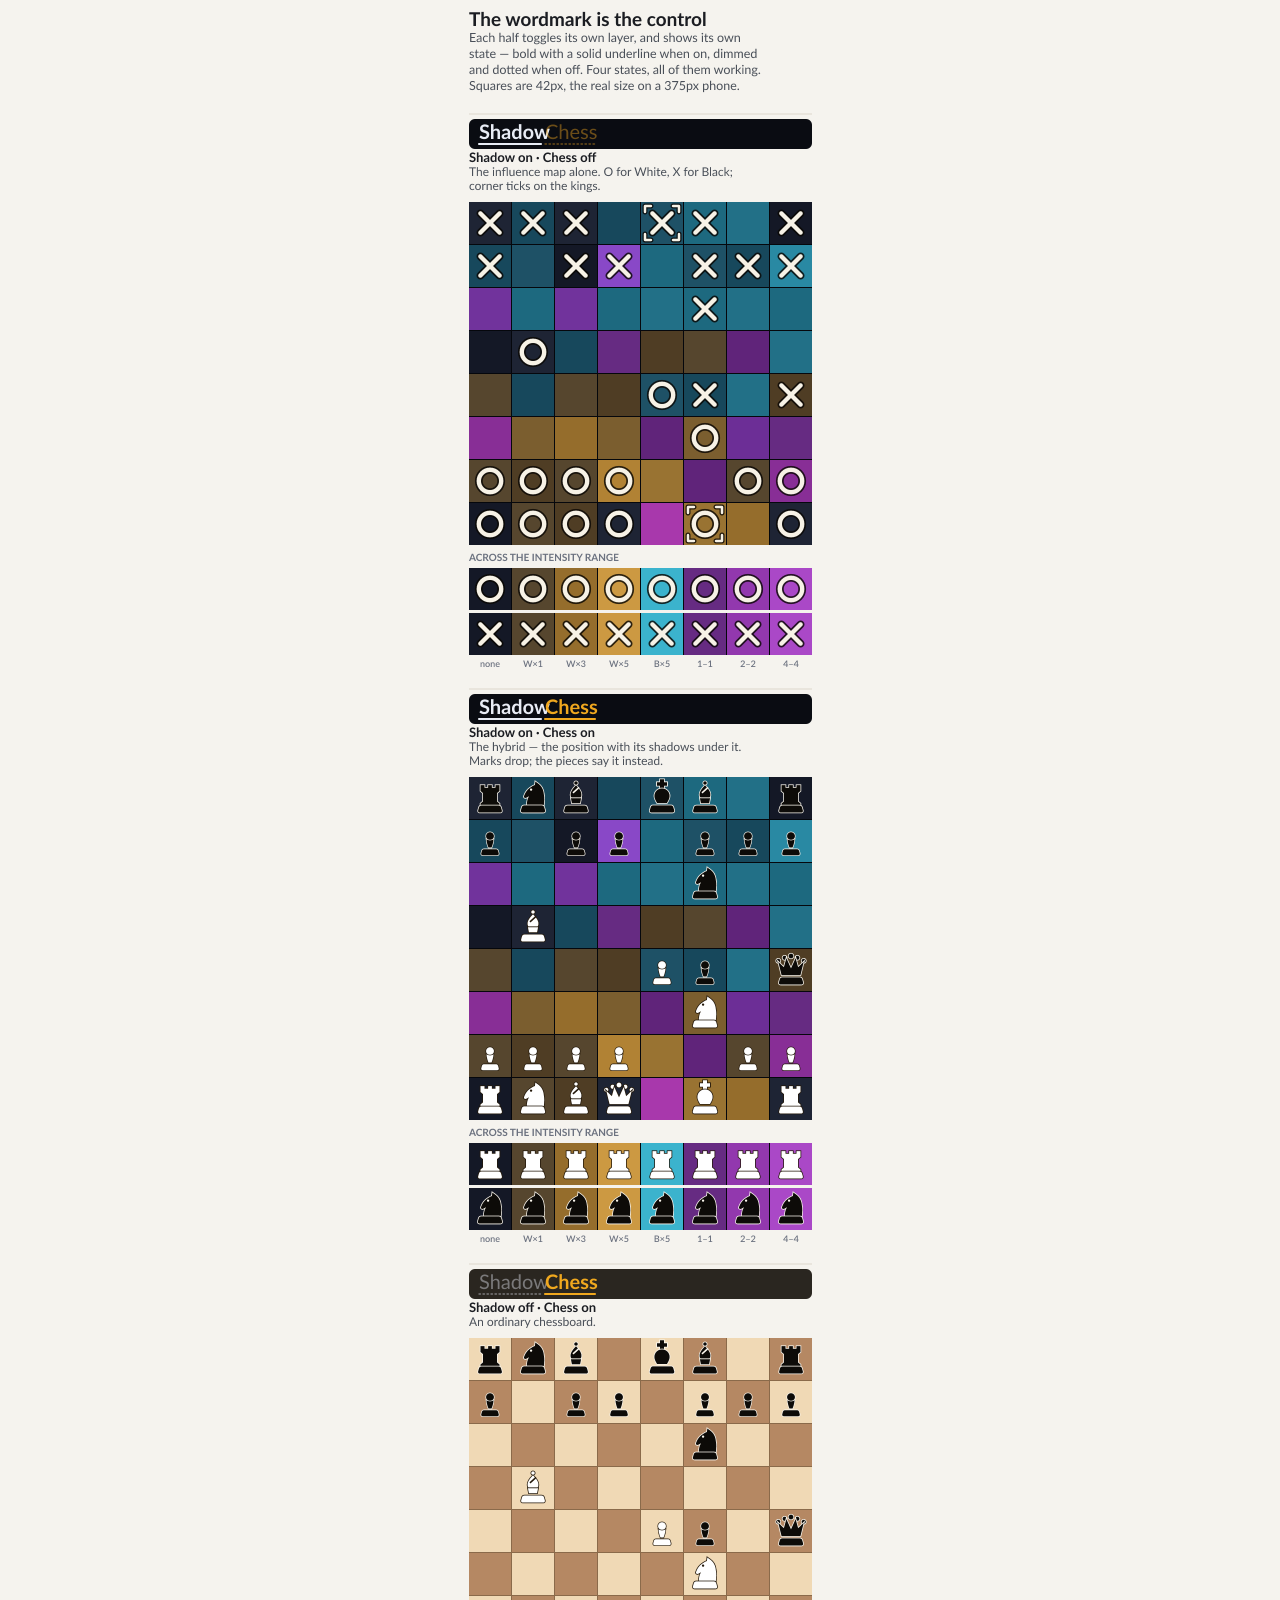
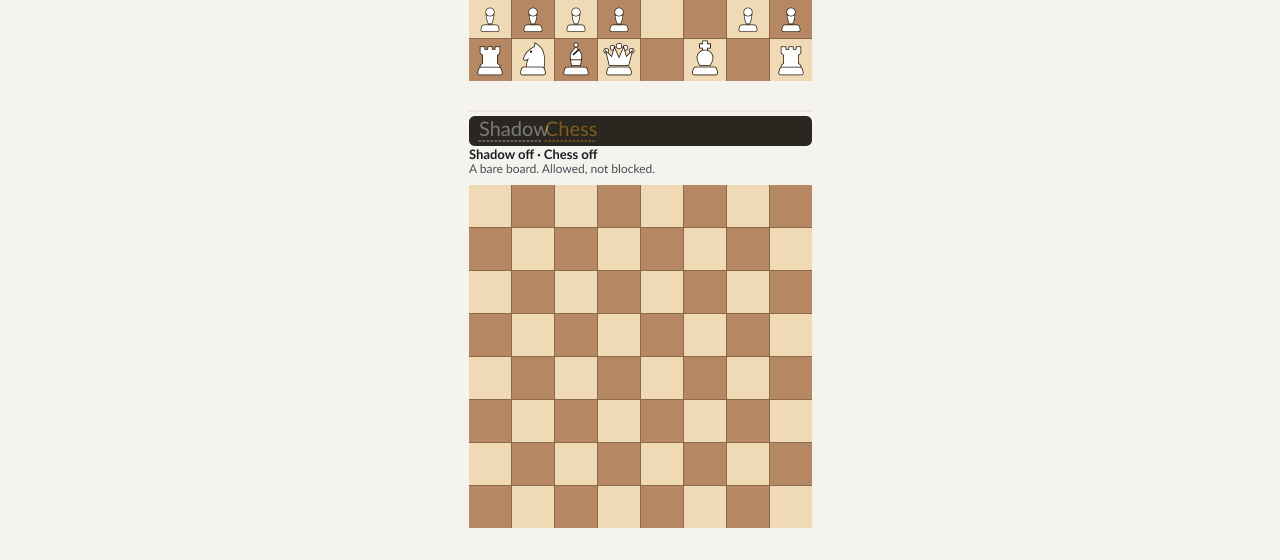
<file: design/states.html>
<!doctype html><html lang="en"><head><meta charset="utf-8">
<meta name="viewport" content="width=device-width, initial-scale=1">
<title>Shadow Chess — the four states</title>
<style>:root{color-scheme:light}body{margin:0;background:#f5f3ee}img{display:block;width:100%;max-width:375px;margin:0 auto}</style>
</head><body><img src="img/four-states.png" alt="The four states of the Shadow and Chess toggles"></body></html>
</file>
<file: css/style.css>
/* Shadow Chess — mobile-first. Designed at 375px, widens gracefully. */

:root {
  --bg: #0a0c12;
  --panel: #12151f;
  --line: #222838;
  --ink: #e8ecf5;
  --ink-dim: #8b95ad;
  --amber: #f0a81e;
  --cyan: #12c8e8;
  --violet: #b15fd8;
  --green: #a8e020;
  --radius: 10px;
  --gap: 12px;
  --board-edge: #05070c;
  --board-border: #262c3d;
  --logo-shadow: #e8ecf5;
  --logo-chess: #f0a81e;
  --track: #2a3145;
  --btn-face: #191e2c;
}

/* Daylight: shadows off, the position shown the ordinary way. The whole app
   changes with it, and the "Shadow" half of the wordmark dims — there are no
   shadows to name any more. */
body.day {
  --bg: #f4f1ea;
  --panel: #ffffff;
  --line: #ded7c9;
  --ink: #1b1d22;
  --ink-dim: #6d7380;
  --amber: #b8770a;
  --cyan: #0b7f96;
  --violet: #7b3fa0;
  --board-edge: #8a6a4a;
  --board-border: #8a6a4a;
  --logo-shadow: #c4beb2;
  --logo-chess: #b8770a;
  --track: #d7d0c2;
  --btn-face: #f0ece2;
}

* { box-sizing: border-box; }

html, body {
  margin: 0;
  padding: 0;
  background: var(--bg);
  color: var(--ink);
  font: 15px/1.5 ui-sans-serif, -apple-system, "SF Pro Text", system-ui, sans-serif;
  -webkit-text-size-adjust: 100%;
  -webkit-tap-highlight-color: transparent;
  transition: background-color 420ms ease, color 420ms ease;
}

a { color: var(--cyan); }

main, .topbar, .about, footer {
  max-width: 560px;
  margin: 0 auto;
  padding: 0 12px;
}
main { padding-bottom: 32px; }

/* ---------- header ---------- */
.topbar {
  display: flex;
  align-items: baseline;
  justify-content: space-between;
  gap: 8px;
  padding-top: max(14px, env(safe-area-inset-top));
  padding-bottom: 10px;
}
.topbar h1 {
  margin: 0;
  font-size: 20px;
  letter-spacing: 0.02em;
  font-weight: 650;
  white-space: nowrap;
}
.lg-shadow { color: var(--logo-shadow); transition: color 420ms ease; }
.lg-chess { color: var(--logo-chess); transition: color 420ms ease; }

.topactions { display: flex; align-items: center; gap: 6px; flex: none; }

.ghost {
  background: none;
  border: 1px solid var(--line);
  color: var(--ink-dim);
  font-size: 12px;
  padding: 5px 9px;
  border-radius: 999px;
  cursor: pointer;
  flex: none;
}
.ghost[aria-expanded="true"] { color: var(--ink); border-color: var(--ink-dim); }
.iconbtn {
  width: 30px;
  height: 30px;
  padding: 0;
  font-size: 14px;
  font-weight: 700;
  line-height: 1;
}

/* The shadows/daylight switch. */
.mode {
  display: inline-flex;
  align-items: center;
  gap: 6px;
  height: 30px;
  padding: 0 11px 0 8px;
  border-radius: 999px;
  border: 1px solid var(--line);
  background: var(--panel);
  color: var(--ink);
  font: 600 12px/1 inherit;
  cursor: pointer;
  flex: none;
  transition: background-color 420ms ease, border-color 420ms ease, color 420ms ease;
}
.mode .orb {
  width: 13px;
  height: 13px;
  border-radius: 50%;
  flex: none;
  /* a waning crescent: the shadow */
  background: var(--amber);
  box-shadow: inset -4px 0 0 0 var(--panel);
  transition: box-shadow 420ms ease, background-color 420ms ease;
}
body.day .mode .orb {
  /* full sun */
  background: #f0a81e;
  box-shadow: 0 0 0 2px rgba(240, 168, 30, 0.3);
}
.mode:active { transform: scale(0.97); }

.about {
  background: var(--panel);
  border: 1px solid var(--line);
  border-radius: var(--radius);
  padding: 12px 14px;
  margin-bottom: 14px;
  font-size: 13.5px;
}
.about p { margin: 0 0 8px; }
.about ul { margin: 0 0 8px; padding-left: 18px; }
.about li { margin-bottom: 4px; }
.about .fine { color: var(--ink-dim); font-size: 12.5px; margin-bottom: 0; }

/* ---------- board ---------- */
.board-wrap {
  display: flex;
  gap: 4px;
  align-items: stretch;
  justify-content: center;
}
.board-col { flex: 1 1 auto; min-width: 0; max-width: 460px; }

#board {
  display: grid;
  grid-template-columns: repeat(8, 1fr);
  grid-template-rows: repeat(8, 1fr);
  aspect-ratio: 1;
  width: 100%;
  gap: 1px;
  background: var(--board-edge);
  border: 1px solid var(--board-border);
  border-radius: 8px;
  overflow: hidden;
  touch-action: manipulation;
  transition: background-color 420ms ease, border-color 420ms ease;
}
#board.daylight { gap: 0; }

.sq {
  position: relative;
  border: 0;
  margin: 0;
  padding: 0;
  appearance: none;
  background: #14182a;
  cursor: default;
  transition: background-color 420ms cubic-bezier(0.33, 0.8, 0.36, 1);
  transform: translateZ(0);
}
.sq:not(:disabled) { cursor: pointer; }

/* Occupied squares: a glowing edge so you can see where the pieces are. */
.glow {
  position: absolute;
  inset: 2px;
  border-radius: 4px;
  pointer-events: none;
  box-shadow: none;
  opacity: 0;
  transition: opacity 340ms ease, box-shadow 340ms ease;
}
/* The edge of the square now belongs to SELECTION ALONE. Occupancy moved to
   the chip in the middle, which is what buys back the perimeter for the
   influence tint. */

/* ---------- the chip: occupancy and side, in shadow mode ----------
   An occupied square is marked by a chip in the MIDDLE of the square, not a
   ring at its edge. White's chip is light with a dark keyline, Black's dark
   with a light one, so each is legible whatever the tint underneath does.

   THE CHIP IS INSET ON PURPOSE. The obvious version of this — a chip filling
   the square — hides the influence tint on exactly the squares you most want
   to read, so White ×1 and White ×5 become the same picture. Two things fix
   that here. First, the chip is inset 19%, leaving an 8px frame of untouched
   tint on all four sides; intensity is read from hue and depth, and an 8px
   frame is ample to read both. Second, moving occupancy into the middle means
   the edge is no longer needed for it, so the ring is gone in shadow mode and
   the whole perimeter of the square is now pure tint. Net effect: about 69%
   of every occupied square still shows its influence colour — more than the
   old ring treatment left, not less.

   That leaves a clean division of labour: the middle says who is here, the
   edge says whether you have selected it, and the king's cross says which
   piece is the one you navigate by. */
.chip {
  position: absolute;
  inset: 19%;
  border-radius: 5px;
  pointer-events: none;
  opacity: 0;
  transform: scale(0.82);
  z-index: 1;
  transition: opacity 320ms ease, transform 320ms cubic-bezier(.34,1.3,.64,1);
}
.sq.occupied .chip { opacity: 1; transform: scale(1); }
/* Specificity matters here: `.sq.occupied .chip` is three classes, so the
   daylight rule has to match it or chips survive into daylight. */
.daylight .sq.occupied .chip,
.daylight .sq .chip { opacity: 0; transform: scale(1.35); }
.daylight .sq.king .chip { animation: none; }

.sq[data-side="w"] .chip {
  background: #f6f1e4;
  box-shadow: 0 0 0 1.5px #3a2c16, 0 1px 3px rgba(0, 0, 0, .45);
}
.sq[data-side="b"] .chip {
  background: #14181f;
  box-shadow: 0 0 0 2px #dfe7ee, 0 1px 3px rgba(0, 0, 0, .5);
}

/* ---------- the king ----------
   The radial aura this replaces was the right idea for a ring treatment and
   the wrong one here: the chip sat on top of it and muddled it. So the king
   is marked INSIDE its chip, with the cross off its own crown. A static mark
   rather than motion is what carries it — the slow breath underneath is a
   grace note, and reduced-motion loses nothing by dropping it.

   It cannot be mistaken for selection (that lives at the square's edge, in
   green) and there is no occupancy ring left to confuse it with. */
.cross {
  position: absolute;
  left: 50%;
  top: 50%;
  width: 11px;
  height: 11px;
  margin: -5.5px 0 0 -5.5px;
  opacity: 0;
  transition: opacity 320ms ease;
}
.cross::before,
.cross::after { content: ""; position: absolute; border-radius: 1px; }
.cross::before { left: 50%; top: 0; width: 3px; height: 11px; margin-left: -1.5px; }
.cross::after { top: 50%; left: 0; height: 3px; width: 11px; margin-top: -1.5px; }

.sq.king .cross { opacity: 1; }
.sq.king[data-side="w"] .cross::before,
.sq.king[data-side="w"] .cross::after { background: #2b1d0d; }
.sq.king[data-side="b"] .cross::before,
.sq.king[data-side="b"] .cross::after { background: #f2ece0; }

.sq.king { z-index: 2; }
.sq.king .chip { animation: king-breathe 4.6s ease-in-out infinite alternate; }
@keyframes king-breathe {
  from { transform: scale(0.94); }
  to   { transform: scale(1.06); }
}

.sq.to::after,
.sq.from::after {
  content: "";
  position: absolute;
  inset: 0;
  pointer-events: none;
  border: 1px dashed rgba(255, 255, 255, 0.38);
}
.sq.from::after { border-style: dotted; opacity: 0.55; }

/* Selection is the only thing left at the edge of the square. */
.sq.sel .glow {
  opacity: 1;
  box-shadow:
    inset 0 0 0 2px var(--green),
    inset 0 0 10px rgba(168, 224, 32, 0.45),
    0 0 12px rgba(168, 224, 32, 0.3);
}

/* Attacker counts overlay */
.counts {
  position: absolute;
  inset: 0;
  display: none;
  pointer-events: none;
  font: 600 9px/1 ui-monospace, "SF Mono", Menlo, monospace;
}
.show-counts .counts { display: block; }
.counts i {
  position: absolute;
  font-style: normal;
  text-shadow: 0 0 3px #000, 0 1px 2px #000;
}
.counts .cw { left: 2px; top: 2px; color: #ffe2a8; }
.counts .cb { right: 2px; bottom: 2px; color: #b9ecff; }

/* ---------- daylight: the actual pieces ----------
   Drawn as SVG, not Unicode text. See js/pieces.js for why. */
/* The chip and the piece share a centre, and the mode switch crossfades
   between them — the chip expands and fades as the piece resolves in — so
   the change reads as the same object coming into focus rather than as one
   thing being swapped for another. */
.piece {
  position: absolute;
  inset: 5%;
  pointer-events: none;
  opacity: 0;
  transform: scale(0.8);
  transition: opacity 320ms ease, transform 320ms cubic-bezier(.34,1.3,.64,1);
}
.piece svg {
  width: 100%;
  height: 100%;
  display: block;
  overflow: visible;
  filter: drop-shadow(0 1px 1.5px rgba(40, 24, 8, 0.35));
}
.daylight .piece { opacity: 1; transform: scale(1); }
.daylight .glow { opacity: 0 !important; box-shadow: none !important; }
.daylight .sq.to::after,
.daylight .sq.from::after { border-color: rgba(60, 40, 20, 0.55); }

/* The keyline is painted behind the fill, so it reads as an outline of even
   weight instead of thickening the silhouette. */
.piece svg > g {
  stroke-width: 3.4;
  stroke-linejoin: round;
  stroke-linecap: round;
  paint-order: stroke fill;
}
.sq[data-side="w"] .piece svg > g { fill: #ffffff; stroke: #2b1d0d; }
.sq[data-side="b"] .piece svg > g { fill: #16120c; stroke: #f5efe2; }
/* Marks cut INTO the silhouette — the knight's eye, the bishop's mitre slit —
   take the keyline colour so they read as incisions rather than shapes. */
.sq[data-side="w"] .piece .eye { fill: #2b1d0d; stroke: none; }
.sq[data-side="b"] .piece .eye { fill: #f5efe2; stroke: none; }
.piece .cut { fill: none; stroke-width: 4.2; stroke-linecap: round; }
.sq[data-side="w"] .piece .cut { stroke: #2b1d0d; }
.sq[data-side="b"] .piece .cut { stroke: #f5efe2; }
/* Selection still works in daylight, so you can pick a piece here and then
   switch the shadows back on to see what it was doing. */
.daylight .sq.sel { box-shadow: inset 0 0 0 3px var(--green); }

/* coordinates */
.ranks, .files {
  display: grid;
  color: var(--ink-dim);
  font: 500 10px/1 ui-monospace, "SF Mono", Menlo, monospace;
}
.ranks {
  grid-template-rows: repeat(8, 1fr);
  width: 12px;
  flex: none;
  align-items: center;
  justify-items: center;
}
.files {
  grid-template-columns: repeat(8, 1fr);
  justify-items: center;
  padding-top: 4px;
  height: 14px;
}

/* ---------- move readout ---------- */
.movetext {
  text-align: center;
  margin: 12px 0 8px;
  font: 600 16px/1.3 ui-monospace, "SF Mono", Menlo, monospace;
  min-height: 21px;
  letter-spacing: 0.01em;
}
.movetext em {
  font-style: normal;
  color: var(--ink-dim);
  font-weight: 400;
  font-size: 13px;
}

/* ---------- controls ---------- */
.scrub { display: flex; align-items: center; gap: 10px; margin-bottom: 10px; }
.scrub input { flex: 1 1 auto; min-width: 0; }
.ply {
  flex: none;
  color: var(--ink-dim);
  font: 500 12px/1 ui-monospace, Menlo, monospace;
  min-width: 52px;
  text-align: right;
}

input[type="range"] {
  appearance: none;
  height: 28px;
  background: none;
  cursor: pointer;
}
input[type="range"]::-webkit-slider-runnable-track {
  height: 4px;
  border-radius: 2px;
  background: var(--track);
}
input[type="range"]::-moz-range-track {
  height: 4px;
  border-radius: 2px;
  background: var(--track);
}
input[type="range"]::-webkit-slider-thumb {
  appearance: none;
  width: 20px;
  height: 20px;
  margin-top: -8px;
  border-radius: 50%;
  background: var(--amber);
  border: 2px solid var(--bg);
}
input[type="range"]::-moz-range-thumb {
  width: 20px;
  height: 20px;
  border-radius: 50%;
  background: var(--amber);
  border: 2px solid var(--bg);
}

.controls {
  display: grid;
  grid-template-columns: repeat(5, 1fr);
  gap: 8px;
  margin-bottom: 12px;
}
.ctrl {
  min-height: 46px;
  border: 1px solid var(--line);
  background: var(--panel);
  color: var(--ink);
  border-radius: var(--radius);
  font-size: 16px;
  cursor: pointer;
  touch-action: manipulation;
}
.ctrl:active { filter: brightness(1.25); }
.ctrl:disabled { opacity: 0.35; cursor: default; }
.ctrl.play {
  background: var(--amber);
  border-color: var(--amber);
  color: #12100a;
  font-weight: 700;
}
.ctrl.play.on { background: var(--violet); border-color: var(--violet); color: #fff; }

.row {
  display: flex;
  align-items: center;
  gap: 10px;
  margin-bottom: 10px;
  font-size: 13px;
  color: var(--ink-dim);
}
.row input[type="range"] { flex: 1 1 auto; min-width: 0; }
.mono { font: 500 12px/1 ui-monospace, Menlo, monospace; min-width: 38px; text-align: right; }

.toggles { flex-wrap: wrap; gap: 14px; }
.chk { display: flex; align-items: center; gap: 6px; color: var(--ink); cursor: pointer; }
.chk input { accent-color: var(--amber); width: 16px; height: 16px; }

/* ---------- stats ---------- */
.stats {
  display: grid;
  grid-template-columns: repeat(4, 1fr);
  gap: 6px;
  margin: 4px 0 14px;
}
.stat {
  background: var(--panel);
  border: 1px solid var(--line);
  border-radius: 8px;
  padding: 7px 4px;
  text-align: center;
}
.stat b {
  display: block;
  font: 600 16px/1.2 ui-monospace, Menlo, monospace;
}
.stat span { font-size: 10px; color: var(--ink-dim); letter-spacing: 0.02em; }
.stat.w b { color: var(--amber); }
.stat.b b { color: var(--cyan); }
.stat.c b { color: var(--violet); }
.stat.d b { color: #56607a; }

/* ---------- panels ---------- */
.panel {
  border: 1px solid var(--line);
  border-radius: var(--radius);
  background: var(--panel);
  margin-bottom: 10px;
  overflow: hidden;
}
.panel > summary {
  padding: 11px 13px;
  cursor: pointer;
  font-size: 13px;
  color: var(--ink-dim);
  list-style: none;
}
.panel > summary::-webkit-details-marker { display: none; }
.panel > summary::after { content: " ▾"; }
.panel[open] > summary::after { content: " ▴"; }

.legend {
  padding: 0 13px 13px;
  display: grid;
  grid-template-columns: repeat(2, 1fr);
  gap: 5px 10px;
}
.legend div { display: flex; align-items: center; gap: 7px; font-size: 11.5px; }
.legend i {
  width: 20px;
  height: 20px;
  border-radius: 4px;
  flex: none;
  border: 1px solid rgba(255, 255, 255, 0.08);
}

.moves {
  margin: 0;
  padding: 0 13px 13px;
  list-style: none;
  display: grid;
  grid-template-columns: repeat(auto-fill, minmax(62px, 1fr));
  gap: 4px;
  max-height: 240px;
  overflow-y: auto;
}
.moves button {
  width: 100%;
  border: 1px solid transparent;
  background: var(--btn-face);
  color: var(--ink);
  border-radius: 6px;
  padding: 6px 2px;
  font: 500 12px/1 ui-monospace, Menlo, monospace;
  cursor: pointer;
}
.moves button.on { background: var(--amber); color: #12100a; font-weight: 700; }

.gameinfo { padding: 0 13px 13px; font-size: 12.5px; color: var(--ink-dim); }
.gameinfo .pick { display: block; margin-bottom: 5px; }
.gameinfo select {
  width: 100%;
  padding: 9px;
  border-radius: 8px;
  background: var(--btn-face);
  color: var(--ink);
  border: 1px solid var(--line);
  font-size: 14px;
  margin-bottom: 10px;
}
.gameinfo h3 { margin: 0 0 4px; font-size: 14px; color: var(--ink); }
.gameinfo p { margin: 0 0 6px; }

footer {
  color: #5d6780;
  font-size: 11.5px;
  text-align: center;
  /* Netlify parks a floating badge in the bottom-right corner, which was
     sitting on top of the last row of controls. Keep the page clear of it. */
  padding-bottom: calc(76px + env(safe-area-inset-bottom));
}

/* A few spots that assume a dark backdrop and need saying twice. */
body.day .ctrl.play { color: #fff; }
body.day .ctrl.play.on { color: #fff; }
body.day .moves button.on { color: #fff; }
body.day .stat.d b { color: #9aa1af; }
body.day footer { color: #8b8578; }
body.day .gameinfo select { color: var(--ink); }
body.day .counts .cw { color: #3b2a10; text-shadow: 0 0 3px #fff, 0 1px 2px #fff; }
body.day .counts .cb { color: #10303b; text-shadow: 0 0 3px #fff, 0 1px 2px #fff; }
body.day .chk input { accent-color: var(--amber); }
/* The counts toggle means nothing with the shadows off. */
body.day .chk.counts-toggle { opacity: 0.4; pointer-events: none; }

@media (min-width: 620px) {
  .board-col { max-width: none; }
  .stats { grid-template-columns: repeat(4, 1fr); }
  .legend { grid-template-columns: repeat(3, 1fr); }
}

@media (prefers-reduced-motion: reduce) {
  .sq, .glow, .chip { transition-duration: 1ms !important; transition-delay: 0ms !important; }
  /* The king's breath stops; the cross that actually identifies it is static,
     so nothing is lost. */
  .sq.king .chip { animation: none; transform: scale(1); }
}
</file>
